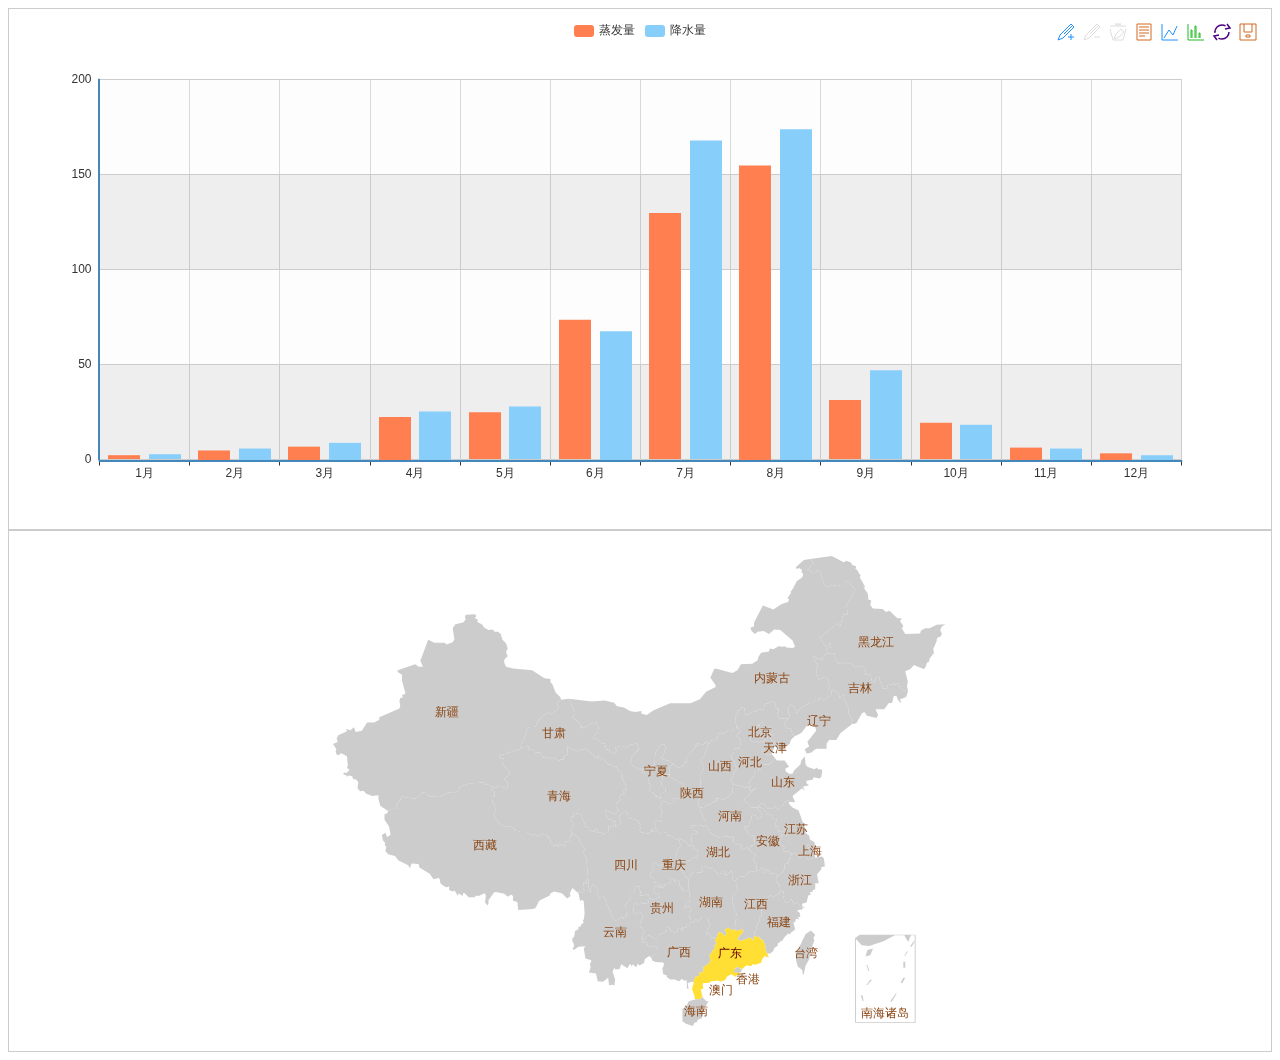
<file: static/echarts-2.2.7/doc/example/www/index.html>
﻿<!DOCTYPE html>
<html lang="en">
<head>
    <meta charset="utf-8">
    <title>ECharts</title>
</head>

<body>
    <!--Step:1 Prepare a dom for ECharts which (must) has size (width & hight)-->
    <!--Step:1 为ECharts准备一个具备大小（宽高）的Dom-->
    <div id="main" style="height:500px;border:1px solid #ccc;padding:10px;"></div>
    <div id="mainMap" style="height:500px;border:1px solid #ccc;padding:10px;"></div>
    
    <!--Step:2 Import echarts.js-->
    <!--Step:2 引入echarts.js-->
    <script src="js/echarts.js"></script>
    
    <script type="text/javascript">
    // Step:3 conifg ECharts's path, link to echarts.js from current page.
    // Step:3 为模块加载器配置echarts的路径，从当前页面链接到echarts.js，定义所需图表路径
    require.config({
        paths: {
            echarts: './js'
        }
    });
    
    // Step:4 require echarts and use it in the callback.
    // Step:4 动态加载echarts然后在回调函数中开始使用，注意保持按需加载结构定义图表路径
    require(
        [
            'echarts',
            'echarts/chart/bar',
            'echarts/chart/line',
            'echarts/chart/map'
        ],
        function (ec) {
            //--- 折柱 ---
            var myChart = ec.init(document.getElementById('main'));
            myChart.setOption({
                tooltip : {
                    trigger: 'axis'
                },
                legend: {
                    data:['蒸发量','降水量']
                },
                toolbox: {
                    show : true,
                    feature : {
                        mark : {show: true},
                        dataView : {show: true, readOnly: false},
                        magicType : {show: true, type: ['line', 'bar']},
                        restore : {show: true},
                        saveAsImage : {show: true}
                    }
                },
                calculable : true,
                xAxis : [
                    {
                        type : 'category',
                        data : ['1月','2月','3月','4月','5月','6月','7月','8月','9月','10月','11月','12月']
                    }
                ],
                yAxis : [
                    {
                        type : 'value',
                        splitArea : {show : true}
                    }
                ],
                series : [
                    {
                        name:'蒸发量',
                        type:'bar',
                        data:[2.0, 4.9, 7.0, 23.2, 25.6, 76.7, 135.6, 162.2, 32.6, 20.0, 6.4, 3.3]
                    },
                    {
                        name:'降水量',
                        type:'bar',
                        data:[2.6, 5.9, 9.0, 26.4, 28.7, 70.7, 175.6, 182.2, 48.7, 18.8, 6.0, 2.3]
                    }
                ]
            });
            
            // --- 地图 ---
            var myChart2 = ec.init(document.getElementById('mainMap'));
            myChart2.setOption({
                tooltip : {
                    trigger: 'item',
                    formatter: '{b}'
                },
                series : [
                    {
                        name: '中国',
                        type: 'map',
                        mapType: 'china',
                        selectedMode : 'multiple',
                        itemStyle:{
                            normal:{label:{show:true}},
                            emphasis:{label:{show:true}}
                        },
                        data:[
                            {name:'广东',selected:true}
                        ]
                    }
                ]
            });
        }
    );
    </script>
</body>
</html>
</file>
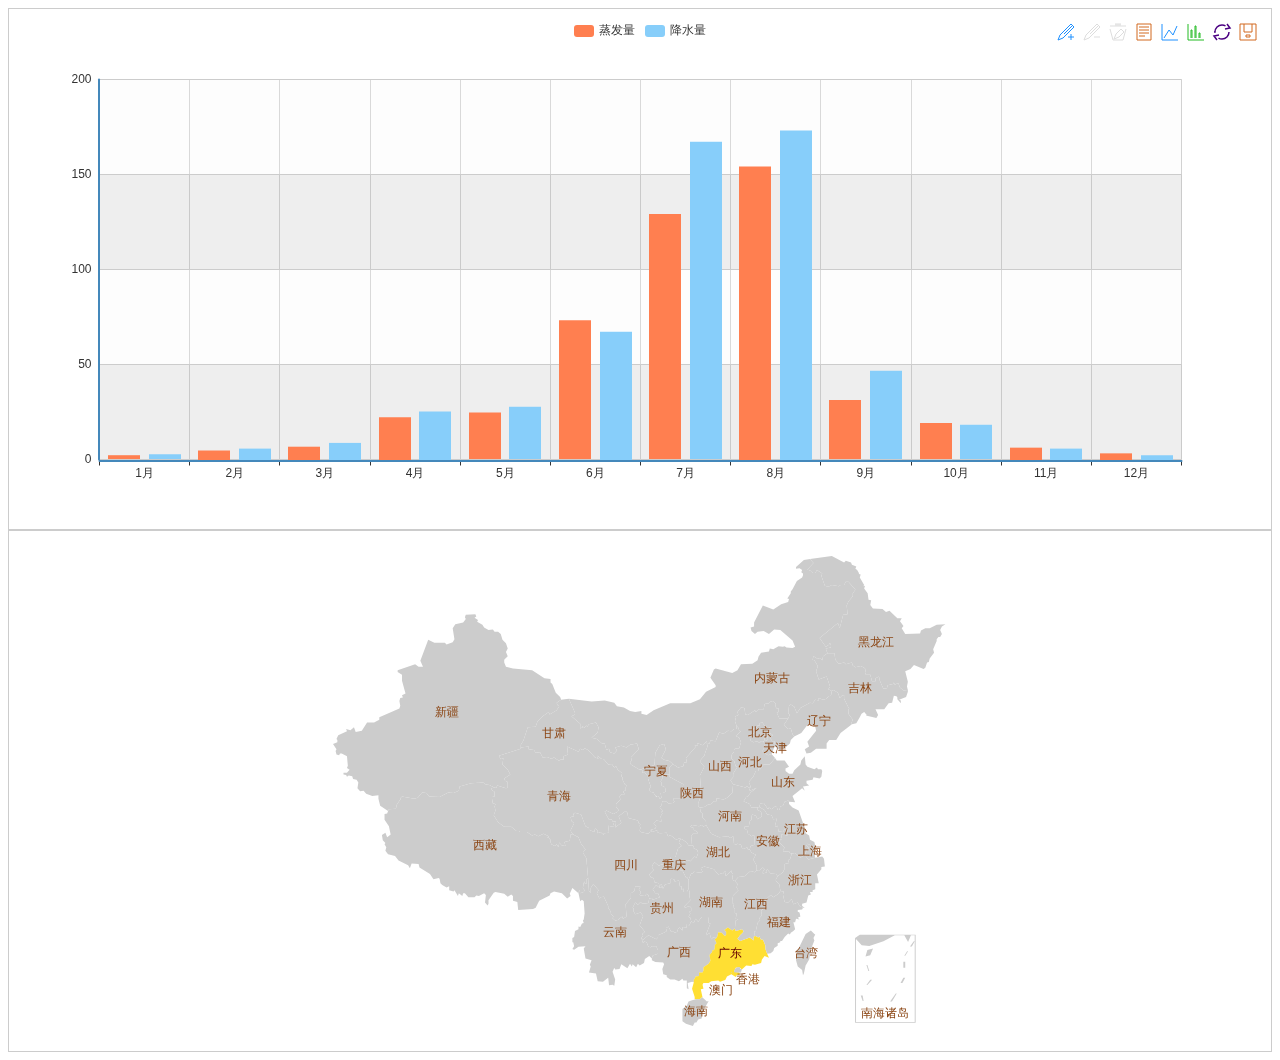
<file: static/echarts-2.2.7/doc/example/www2/index.html>
﻿<!DOCTYPE html>
<html lang="en">
<head>
    <meta charset="utf-8">
    <title>ECharts</title>
</head>
<body>
    <!--Step:1 Prepare a dom for ECharts which (must) has size (width & hight)-->
    <!--Step:1 为ECharts准备一个具备大小（宽高）的Dom-->
    <div id="main" style="height:500px;border:1px solid #ccc;padding:10px;"></div>
    <div id="mainMap" style="height:500px;border:1px solid #ccc;padding:10px;"></div>

    <!--Step:2 Import echarts-all.js-->
    <!--Step:2 引入echarts-all.js-->
    <script src="js/echarts-all.js"></script>
    
    <script type="text/javascript">
        // Step:3 echarts & zrender as a Global Interface by the echarts-plain.js.
        // Step:3 echarts和zrender被echarts-plain.js写入为全局接口
        var myChart = echarts.init(document.getElementById('main'));
        myChart.setOption({
            tooltip : {
                trigger: 'axis'
            },
            legend: {
                data:['蒸发量','降水量']
            },
            toolbox: {
                show : true,
                feature : {
                    mark : {show: true},
                    dataView : {show: true, readOnly: false},
                    magicType : {show: true, type: ['line', 'bar']},
                    restore : {show: true},
                    saveAsImage : {show: true}
                }
            },
            calculable : true,
            xAxis : [
                {
                    type : 'category',
                    data : ['1月','2月','3月','4月','5月','6月','7月','8月','9月','10月','11月','12月']
                }
            ],
            yAxis : [
                {
                    type : 'value',
                    splitArea : {show : true}
                }
            ],
            series : [
                {
                    name:'蒸发量',
                    type:'bar',
                    data:[2.0, 4.9, 7.0, 23.2, 25.6, 76.7, 135.6, 162.2, 32.6, 20.0, 6.4, 3.3]
                },
                {
                    name:'降水量',
                    type:'bar',
                    data:[2.6, 5.9, 9.0, 26.4, 28.7, 70.7, 175.6, 182.2, 48.7, 18.8, 6.0, 2.3]
                }
            ]
        });
        
        // --- 地图 ---
        var myChart2 = echarts.init(document.getElementById('mainMap'));
        myChart2.setOption({
            tooltip : {
                trigger: 'item',
                formatter: '{b}'
            },
            series : [
                {
                    name: '中国',
                    type: 'map',
                    mapType: 'china',
                    selectedMode : 'multiple',
                    itemStyle:{
                        normal:{label:{show:true}},
                        emphasis:{label:{show:true}}
                    },
                    data:[
                        {name:'广东',selected:true}
                    ]
                }
            ]
        });
    </script>
</body>
</html>
</file>
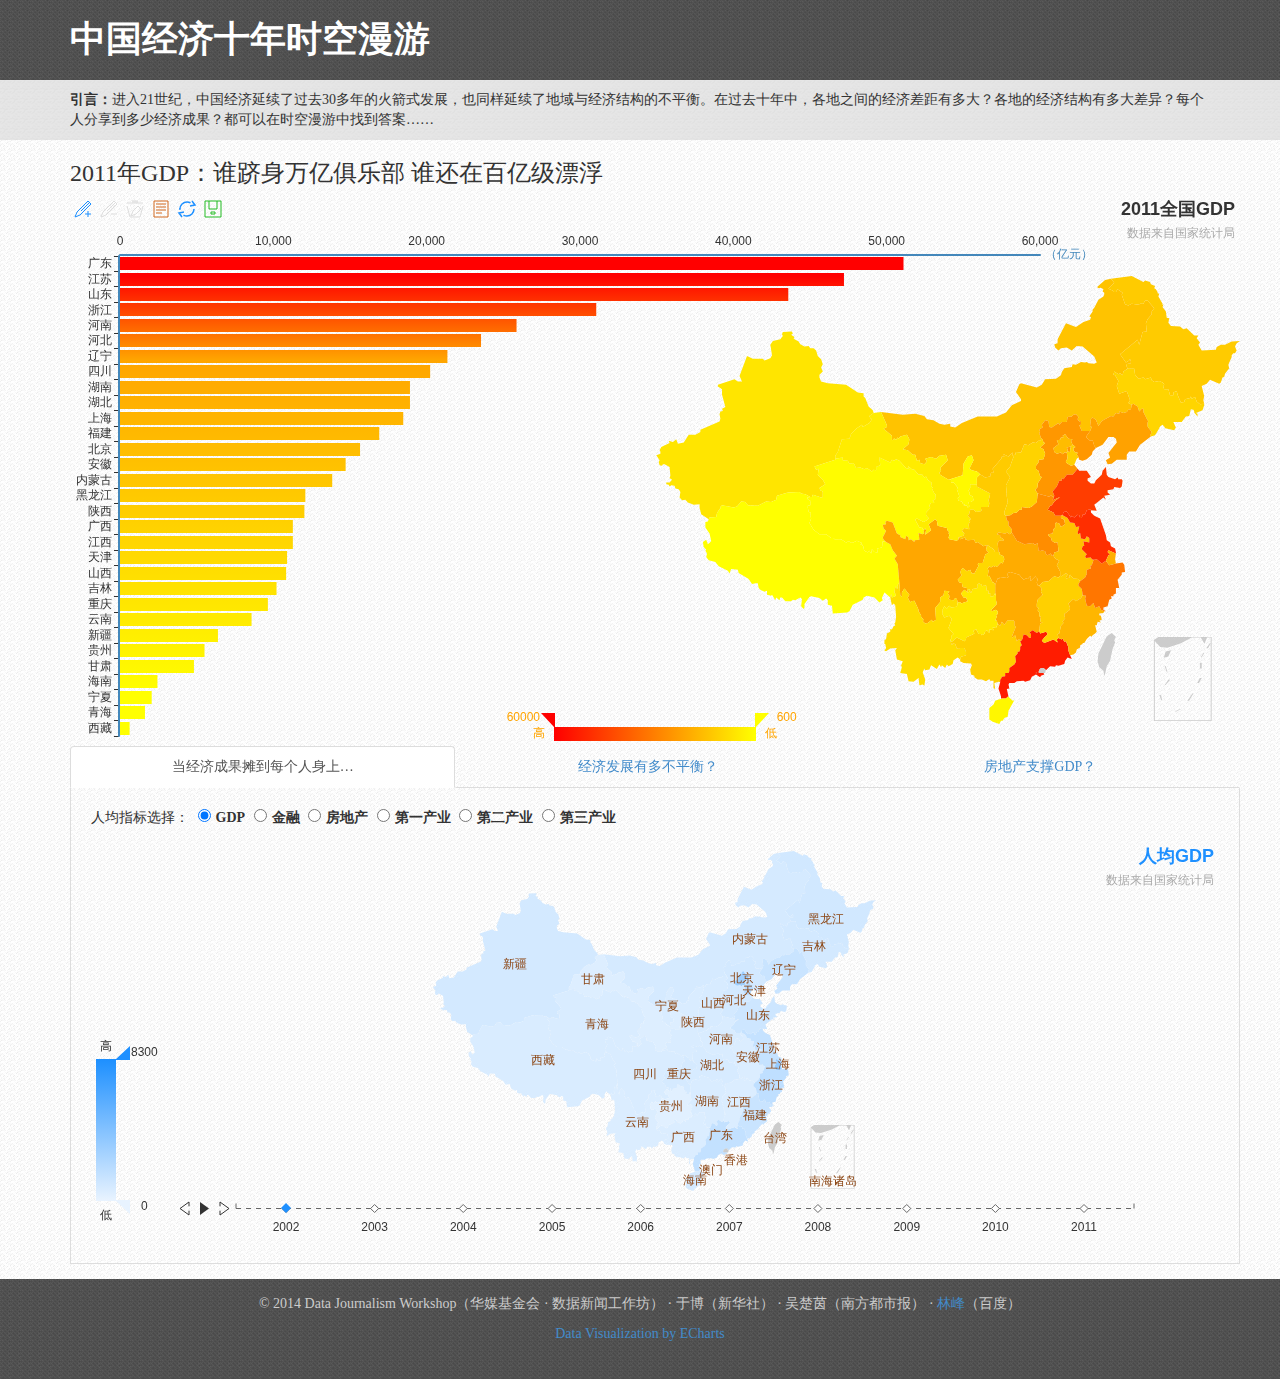
<file: static/echarts-2.2.7/doc/example/topic/10-me-china/index.html>
﻿<!DOCTYPE html>
<html lang="en">
<head>
    <meta charset="utf-8">
    <title>中国经济十年时空漫游</title>
    <meta name="viewport" content="width=device-width, initial-scale=1.0">
    <meta name="description" content="China">
    <meta name="author" content="kener.linfeng@gmail.com">

    <link href="../../../asset/css/bootstrap.css" rel="stylesheet">
    <link href="../../../asset/css/bootstrap-responsive.css" rel="stylesheet">
    <link rel="shortcut icon" href="../../../asset/ico/favicon.png">
    <style type="text/css">
        * {
            font-family: "Microsoft YaHei" !important;
        }
        body{
            background-image: url(../../../asset/img/groovepaper.png);
            background-repeat: repeat;    
        }
        header {
            background-image: url(../../../asset/img/tweed.png);
            background-repeat: repeat;
        }
        h1 {
            color: #FFF;
            font-weight : bolder;
            margin:20px 0;
        }
        section {
            background-image: url(../../../asset/img/ticks.png);
            background-repeat: repeat;
            padding: 10px;
        }
        footer {
            height: 100px;
            background-image: url(../../../asset/img/tweed.png);
            background-repeat: repeat;
            font-size: 14px;
            color: #CCC;
            text-align: center;
            padding-top: 15px;
            margin-top:15px;
        }
        .nav.nav-tabs.nav-justified {
            margin-bottom:0;
        }
        .ctrl-wrap {
            padding:5px 20px 20px 20px;
            text-align: center;
        }
        .ctrl-content .btn{
            width: 7%;
        }
        .tab-content {
            padding:20px;
            border: 1px solid #dddddd;
            border-top: 0px;
        }
        .g2wrap {
            height:300px;
            width:33%;
            float:left;
        }
        input[type="radio"] {
            margin: -5px 5px 0;
        }
        label {
            display: inline-block;
            margin-bottom: 5px;
            font-weight: bold;
        }
        footer a:hover {
            color:#62C462
        }
    </style>
</head>

<body>
    <!-- HEADER -->
    <header>
        <div class="container">
            <h1>中国经济十年时空漫游</h1>
        </div>
    </header>
    <section>
        <div class="container">
            <strong>引言：</strong>进入21世纪，中国经济延续了过去30多年的火箭式发展，也同样延续了地域与经济结构的不平衡。在过去十年中，各地之间的经济差距有多大？各地的经济结构有多大差异？每个人分享到多少经济成果？都可以在时空漫游中找到答案……
        </div>
    </section>
    <div class="container">
        <!-- CONTAINER -->
        <div class="row">
            <div id="overview" class="span12">
                <h3>2011年GDP：谁跻身万亿俱乐部 谁还在百亿级漂浮</h3>
                <!--p>1949年中华人民共和国成立之前，中国犹如一个极度贫弱的巨人，近5亿人口，960万平方公里国土的国家，全国主要工业品最高年产量仅为：纱44.5万吨，布27.9亿米，原煤6188万吨，发电量60亿千瓦小时；粮食最高年产量也只有1.5亿吨，棉花84.9万吨。此为新中国经济发展的起步点。</p>
                <p>通过有计划地进行大规模的经济建设，50余年后的今天，中国已成为世界上最具有发展潜力的经济大国之一，人民生活也整体达到小康水平。从1953年到2005年，中国已陆续完成十个“五年计划”，并取得举世瞩目的成就，为国民经济的发展打下了坚实基础；而1979年以来的改革开放，则使中国经济得到前所未有的快速增长。进入二十一世纪后，中国经济继续保持稳步高速增长，2006年，国内生产总值超过20万亿元，增长速度达10.7%。</p-->
                <div id="g0" style="height:550px"></div>
            </div>
            <div id="graphic" class="span12">
                <!-- Nav tabs -->
                <ul class="nav nav-tabs nav-justified">
                  <li class="active">
                      <a id = "tab1" href="#main1" data-toggle="tab">当经济成果摊到每个人身上…</a></li>
                  <li><a id = "tab2" href="#main2" data-toggle="tab">经济发展有多不平衡？</a></li>
                  <li><a id = "tab3" href="#main3" data-toggle="tab">房地产支撑GDP？</a></li>
                </ul>
                <!-- Tab panes -->
                <div class="tab-content">
                    <div class="tab-pane active" id="main1">
                        <p>人均指标选择：
                            <label>
                                <input type="radio" name="optionsRadios" id="optionsRadios1" value="GDP" checked>GDP
                            </label>
                            <label>
                                <input type="radio" name="optionsRadios" id="optionsRadios2" value="Financial">金融
                            </label>
                            <label>
                                <input type="radio" name="optionsRadios" id="optionsRadios3" value="Estate">房地产
                            </label>
                            <label>
                                <input type="radio" name="optionsRadios" id="optionsRadios4" value="PI">第一产业
                            </label>
                            <label>
                                <input type="radio" name="optionsRadios" id="optionsRadios5" value="SI">第二产业
                            </label>
                            <label>
                                <input type="radio" name="optionsRadios" id="optionsRadios6" value="TI">第三产业
                            </label>
                        </p>
                        <div id="g1" style="height:400px"></div>
                        <!--ul>
                            <li>从总量上看，中国的GDP 已经名列世界前矛，GDP 总量占世界的总量接近4%.但是中国的问题最复杂的就是有13亿人口，按照中国的人均水平我们和这些发达国家的距离就大了，到去年我们人均完成的GDP 为1200多美元，这在世界上排的位置按人均水平算大概是一个什么发展阶段呢？</li>
                            <li>世界银行关于发展阶段有一个粗线条的划分：</li>
                                <ol>
                                    <li>一个国家人均GDP 的水平如果是在280美元以下，称为低收入的穷国</li>
                                    <li>一个国家的人均GDP 达到1000美元左右，叫下中等收入的发展中国家，指这个国家摆脱了贫困的陷阱，进入了经济起飞、工业化加速的时期</li>
                                    <li>如果到1600美元，叫中等收入的发展中国家</li>
                                    <li>如果到3000美元，叫上中等收入的发展中国家</li>
                                    <li>如果到了8000美元以上，叫高收入的发展中国家，指该国家以工业化为内容的现代化完成了，即所谓的现代的新兴工业化国家，再往上发展就叫后工业化时代，再做细分为中等发达国家和主要的最发达国家</li>
                                </ol>
                            <li>1978年我国人均GDP 是379元人民币，折算成美元为100美元多一点，在当时世界190多个国家排序中我国和当时著名的穷国扎依尔并列100多位，可以说是一个标准的穷国，经过二十几年改革开放的努力，我们实现了经济发展上的一个历史阶段性的突破，我们从最穷的国家上升到了1200多美元，被称为下中等收入的发展中国家，这个阶段转变的速度快不快？</li>
                        </ul-->
                    </div>
                    <div class="tab-pane" id="main2">
                        <div class="ctrl-wrap">
                            <div class="ctrl-content">
                                <button type="button" class="btn btn-success" id="2002">2002</button>
                                <button type="button" class="btn btn-info" id="2003">2003</button>
                                <button type="button" class="btn btn-info" id="2004">2004</button>
                                <button type="button" class="btn btn-info" id="2005">2005</button>
                                <button type="button" class="btn btn-info" id="2006">2006</button>
                                <button type="button" class="btn btn-info" id="2007">2007</button>
                                <button type="button" class="btn btn-info" id="2008">2008</button>
                                <button type="button" class="btn btn-info" id="2009">2009</button>
                                <button type="button" class="btn btn-info" id="2010">2010</button>
                                <button type="button" class="btn btn-info" id="2011">2011</button>
                            </div>
                        </div>
                        <div id="g20" class="g2wrap"></div>
                        <div id="g21" class="g2wrap"></div>
                        <div id="g22" class="g2wrap"></div>
                        <div id="g23" class="g2wrap"></div>
                        <div id="g24" class="g2wrap"></div>
                        <div id="g25" class="g2wrap"></div>
                        <!--ul style="padding-top:15px;clear:both">
                            <li>衡量一个国家经济发展水平的方法的指标体系现在很有争议，但无论怎么争议，用GDP这个指标从数量方面来体现一个国家经济发展已经达到的水平，尽管有它的荒谬性和局限性，但也有其不可或缺性、不可替代性。</li>
                            <li>今天我们主要从GDP水平上来看一下中国经济发展大体上现在达到的阶段。十三万六千多亿人民币按照我们现在大体上所说的1比8.3的官汇折算大约一万六千多亿美元，这样一个发展水平、总量规模在世界上大体处于什么位置呢？</li>
                            <li>我国是排在世界第六位，第一位是美国，其完成GDP的数量在数值上和我国比较接近，是十二万多亿，不同的是计量单位不一样，它是美元，我国是人民币，我国大概相当于美国的八分之一，美国GDP 占世界总量三分之一左右，最高年份达到世界总量的32%，去年大概占28%，第二位是日本，日本大概五万多亿，第三位是德国，第四位是英国，第五位是法国，如果没有意外的话经过第十一个五年计划后估计中国在总量上超过法国应该是问题不大。 </li>
                        </ul-->
                        <p style="clear:both"></p>
                    </div>
                    <div class="tab-pane" id="main3">
                        <div id="g3" style="height:400px"></div>
                        <p><i>*GDP与房地产的关系、与金融业的关系，房地产与金融业的关系，第一、二、三产业间的关系……任何两项或多项数据间均可进行比较。</i></p>
                        <!--ul>
                            <li>衡量一个国家经济发展水平的方法的指标体系现在很有争议，但无论怎么争议，用GDP这个指标从数量方面来体现一个国家经济发展已经达到的水平，尽管有它的荒谬性和局限性，但也有其不可或缺性、不可替代性。</li>
                            <li>今天我们主要从GDP水平上来看一下中国经济发展大体上现在达到的阶段。十三万六千多亿人民币按照我们现在大体上所说的1比8.3的官汇折算大约一万六千多亿美元，这样一个发展水平、总量规模在世界上大体处于什么位置呢？</li>
                            <li>我国是排在世界第六位，第一位是美国，其完成GDP的数量在数值上和我国比较接近，是十二万多亿，不同的是计量单位不一样，它是美元，我国是人民币，我国大概相当于美国的八分之一，美国GDP 占世界总量三分之一左右，最高年份达到世界总量的32%，去年大概占28%，第二位是日本，日本大概五万多亿，第三位是德国，第四位是英国，第五位是法国，如果没有意外的话经过第十一个五年计划后估计中国在总量上超过法国应该是问题不大。 </li>
                        </ul-->
                    </div>
                </div>
            </div><!--/span-->
        </div><!--/row-->
    </div>
    <!-- FOOTER -->
    <footer>
      <p>&copy; 2014 Data Journalism Workshop（华媒基金会 &middot; 数据新闻工作坊） &middot; 于博（新华社）  &middot; 吴楚茵（南方都市报）  &middot; <a href="http://weibo.com/kenerlinfeng" target="_blank">林峰</a>（百度）</p>
      <p><a href="http://echarts.baidu.com" target="_blank">Data Visualization by ECharts</a></p>
    </footer>

    <script src="../../../asset/js/jquery.js"></script>
    <script src="../../../asset/js/bootstrap-transition.js"></script>
    <script src="../../../asset/js/bootstrap-alert.js"></script>
    <script src="../../../asset/js/bootstrap-modal.js"></script>
    <script src="../../../asset/js/bootstrap-dropdown.js"></script>
    <script src="../../../asset/js/bootstrap-scrollspy.js"></script>
    <script src="../../../asset/js/bootstrap-tab.js"></script>
    <script src="../../../asset/js/bootstrap-tooltip.js"></script>
    <script src="../../../asset/js/bootstrap-popover.js"></script>
    <script src="../../../asset/js/bootstrap-button.js"></script>
    <script src="../../../asset/js/bootstrap-collapse.js"></script>
    <script src="../../../asset/js/bootstrap-carousel.js"></script>
    <script src="../../../asset/js/bootstrap-typeahead.js"></script>
    <!-- core -->
    <script src="../../www/js/echarts.js"></script>
    <script src="./js/data-formatter.js"></script>
    <script src="./js/data-a-china.js"></script>
    <script src="./js/data-china.js"></script>
    <script src="./js/option0.js"></script>
    <script src="./js/option1.js"></script>
    <script src="./js/option2.js"></script>
    <script src="./js/option3.js"></script>
    <script src="./js/djws.js"></script>
</body>
</html>
</file>
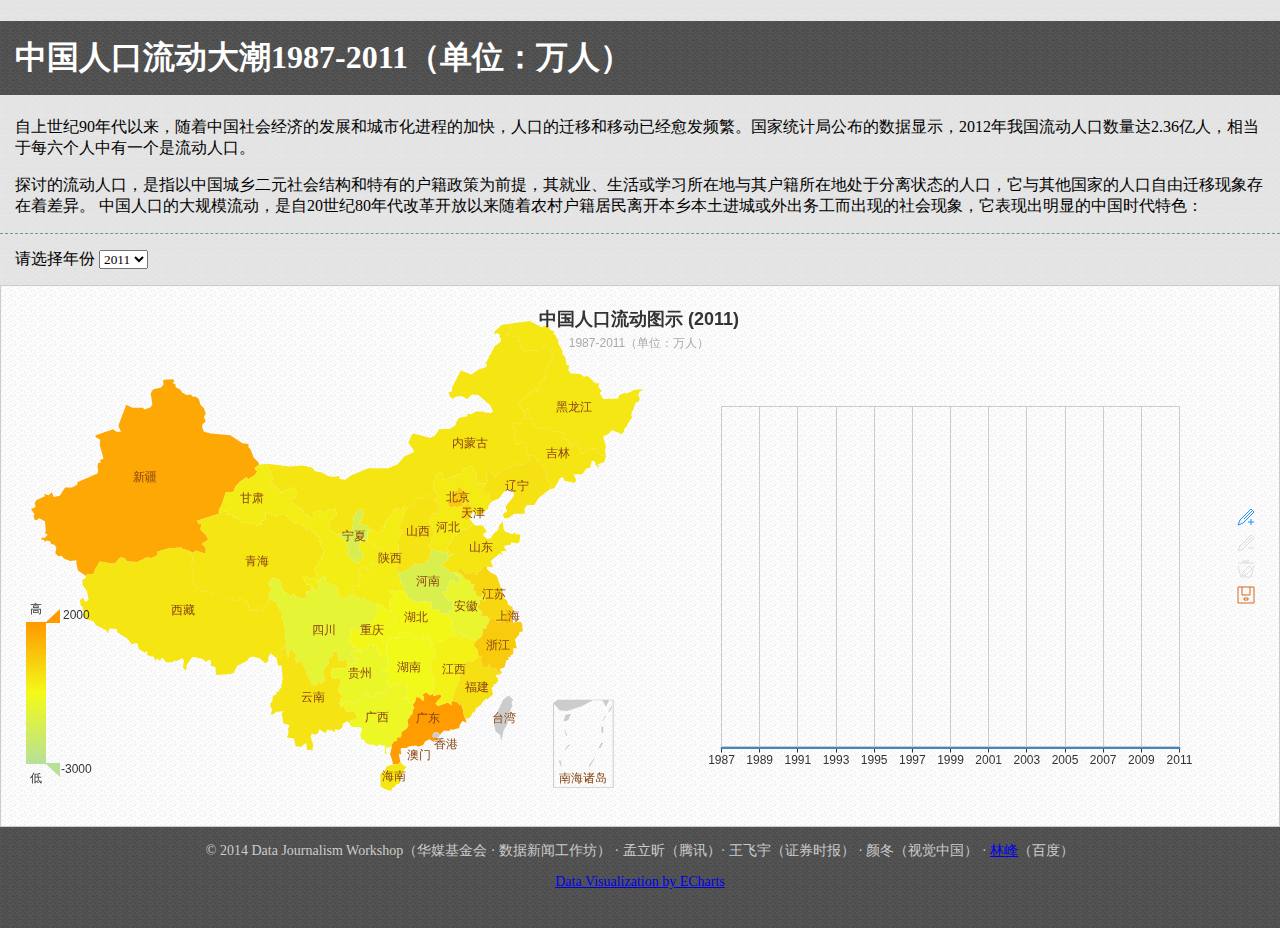
<file: static/echarts-2.2.7/doc/example/topic/24-population-china/index.html>
<!DOCTYPE html>
<html lang="en">
<head>
<meta http-equiv="Content-Type" content="text/html; charset=UTF-8" />
<link rel="shortcut icon" href="../../../asset/ico/favicon.png">
<title>中国人口流动大潮</title>
<style type="text/css">
* {
    font-family: "Microsoft YaHei" !important;
}
h1 {
    font-family: "Microsoft YaHei";
    font-weight: bold;
    color: #FFF;
    background-color: #000;
    border: 5px none #000;
    background-image: url(../../../asset/img/tweed.png);
    background-repeat: repeat;
    padding-right: 15px;
    padding-bottom: 15px;
    padding-left: 15px;
    padding-top: 15px;
}

p {
    padding: 0 15px;
}
    
.select_box {
    border-top-width: 1px;
    border-top-style: dashed;
    border-top-color: #699;
    padding-top: 15px;
    padding-bottom: 15px;
    padding-right: 15px;
    padding-left: 15px;
}
body {
    background-image: url(../../../asset/img/ticks.png);
    background-repeat: repeat;
    margin-left: 0px;
    margin-top: 0px;
    margin-right: 0px;
    margin-bottom: 0px;
}

#main{
    background-image: url(../../../asset/img/groovepaper.png);
    background-repeat: repeat;    
    }

.footer {
    height: 100px;
    background-image: url(../../../asset/img/tweed.png);
    background-repeat: repeat;
    font-family: "Microsoft YaHei";
    font-size: 14px;
    color: #CCC;
    text-align: center;
    padding-top: 1px;
}
.footer a:hover {
    color:#62C462
}
</style>
</head>

<body>
<h1>中国人口流动大潮1987-2011（单位：万人）</h1>
<p>自上世纪90年代以来，随着中国社会经济的发展和城市化进程的加快，人口的迁移和移动已经愈发频繁。国家统计局公布的数据显示，2012年我国流动人口数量达2.36亿人，相当于每六个人中有一个是流动人口。</p>
<p>探讨的流动人口，是指以中国城乡二元社会结构和特有的户籍政策为前提，其就业、生活或学习所在地与其户籍所在地处于分离状态的人口，它与其他国家的人口自由迁移现象存在着差异。
中国人口的大规模流动，是自20世纪80年代改革开放以来随着农村户籍居民离开本乡本土进城或外出务工而出现的社会现象，它表现出明显的中国时代特色：</p>
<div class="select_box"><form id="form1" name="form1" method="post" action="">
  <label for="year">请选择年份</label>
  <select name="year" id="year">
    <option>1987</option>
    <option>1988</option>
    <option>1989</option>
    <option>1990</option>
    <option>1991</option>
    <option>1992</option>
    <option>1993</option>
    <option>1994</option>
    <option>1995</option>
    <option>1996</option>
    <option>1997</option>
    <option>1998</option>
    <option>1999</option>
    <option>2000</option>
    <option>2001</option>
    <option>2002</option>
    <option>2003</option>
    <option>2004</option>
    <option>2005</option>
    <option>2006</option>
    <option>2007</option>
    <option>2008</option>
    <option>2009</option>
    <option>2010</option>
    <option selected="selected">2011</option>
  </select>
</form></div>

<div id="main" style="height:500px;border:1px solid #ccc;padding:20px;"></div>
    <script src="../../www/js/echarts.js"></script>
    <script src="js/data-people.js"></script>
    <script type="text/javascript">
    require.config({
        paths:{ 
            echarts: '../../www/js'
        }
    });
    var myChart;
    var colorList;
    require(
        [
            'echarts',
            'echarts/chart/bar',
            'echarts/chart/line',
            'echarts/chart/map'
        ],
        function (ec) {
            colorList = require('zrender/tool/color').getGradientColors(
                ['red','yellow','lightskyblue'], 10
            );
            //console.log(colorList)
            myChart = ec.init(document.getElementById('main'));
            //myChart.setOption(option);
            yearSelector.onchange();
            window.onresize = myChart.resize;
            var ecConfig = require('echarts/config');
            myChart.on(ecConfig.EVENT.MAP_SELECTED, mapSelected);
        }
    );
    
    var selected;
    function mapSelected(param){
        selected = param.selected;
        var mapSeries = option.series[0];
        var data = [];
        var legendData = [];
        var legendData = [];
        var name;
        option.series = option.series.slice(0,1);
        for (var p = 0, len = mapSeries.data.length; p < len; p++) {
            name = mapSeries.data[p].name;
            mapSeries.data[p].selected = selected[name];
            if (selected[name]) {
                //option.yAxis[0].name = name + ' 人口流动情况';
                var tarIdx;
                for (var i = 0, l = pList.length; i < l; i++) {
                    if (pList[i] == name) {
                        tarIdx = i;
                        break;
                    }
                }
                for (var i = 1987; i <= 2011; i++) {
                    data.push(dataPeople[i][tarIdx]);
                }
                option.series.push({
                    name : name,
                    type:'line',
                    tooltip: {
                        trigger: 'axis'
                    },
                    data: data
                });
                legendData.push(name);
                data = [];
            }
        }
        //option.series[1].data = data;
        option.legend.data = legendData;
        myChart.setOption(option, true);
    }
    
    var yearSelector = document.getElementById('year');
    yearSelector.onchange = function (e){
        var curYear = yearSelector.selectedOptions[0].innerHTML;
        option.title.text = '中国人口流动图示 (' + curYear + ')';
        var max = dataPeople[curYear + 'max'];
        var min = dataPeople[curYear + 'min'];
        var gap = (max - min) / 5;
        /*
        var legendData = [
            Math.round(min + 4 * gap) + '以上',
            Math.round(min + 3 * gap) + ' ~' + Math.round(min + 4 * gap),
            Math.round(min + 2 * gap) + ' ~' + Math.round(min + 3 * gap),
            Math.round(min + gap) + ' ~' + Math.round(min + 2 * gap),
            Math.round(min + gap) + '以下',
        ];
        option.legend.data = legendData;
        */
        option.dataRange.max = max;
        option.dataRange.min = min;
        if (min >= 0) {
            //双正
            option.dataRange.color = [colorList[0], colorList[10]];
            /*
            option.color = require('zrender/tool/color').getStepColors(
                colorList[0], colorList[10], 5
            )
            */
            //option.color = [colorList[0], colorList[2], colorList[4], colorList[7], colorList[10]];
        }
        else if (max >= 0 && min <= 0) {
            //正负
            var first = Math.round(10 - max / (max - min) * 10);
            var end = Math.round(min / (min - max) * 10 + 10);
            option.dataRange.color = [
                colorList[first], 
                colorList[Math.round((end - first) / 2 + first)],
                colorList[end]
            ];
            //console.log(first,end);
            /*
            option.color = [
                colorList[first], colorList[first + 2], 
                option.dataRange.color[1], 
                colorList[end - 2], colorList[end]
            ];
            */
        }
        else {
            //双负
            option.dataRange.color = [colorList[11], colorList[20]];
            /*
            option.color = require('zrender/tool/color').getStepColors(
                colorList[11], colorList[20], 5
            )
            */
            //option.color = [colorList[11], colorList[13], colorList[15], colorList[17], colorList[20]];
        }
        //console.log(option.color,option.dataRange.color)
        
        option.series[0].data = dataPeople[curYear];
        /*
        for (var i = 0; i <= 4; i++) {
            option.series[i + 1].name = legendData[i];
        }
        */
        if (selected) {
            mapSelected({selected:selected});
        }
        else{
            myChart.setOption(option, true);
        }
    }
    </script>
<div class="footer">
    <p>&copy; 2014 Data Journalism Workshop（华媒基金会 &middot; 数据新闻工作坊） &middot; 孟立昕（腾讯）&middot; 王飞宇（证券时报） &middot; 颜冬（视觉中国） &middot; <a href="http://weibo.com/kenerlinfeng" target="_blank">林峰</a>（百度）</p> 
    <p><a href="http://echarts.baidu.com" target="_blank">Data Visualization by ECharts</a></p>
</div>
</body>
</html>
</file>
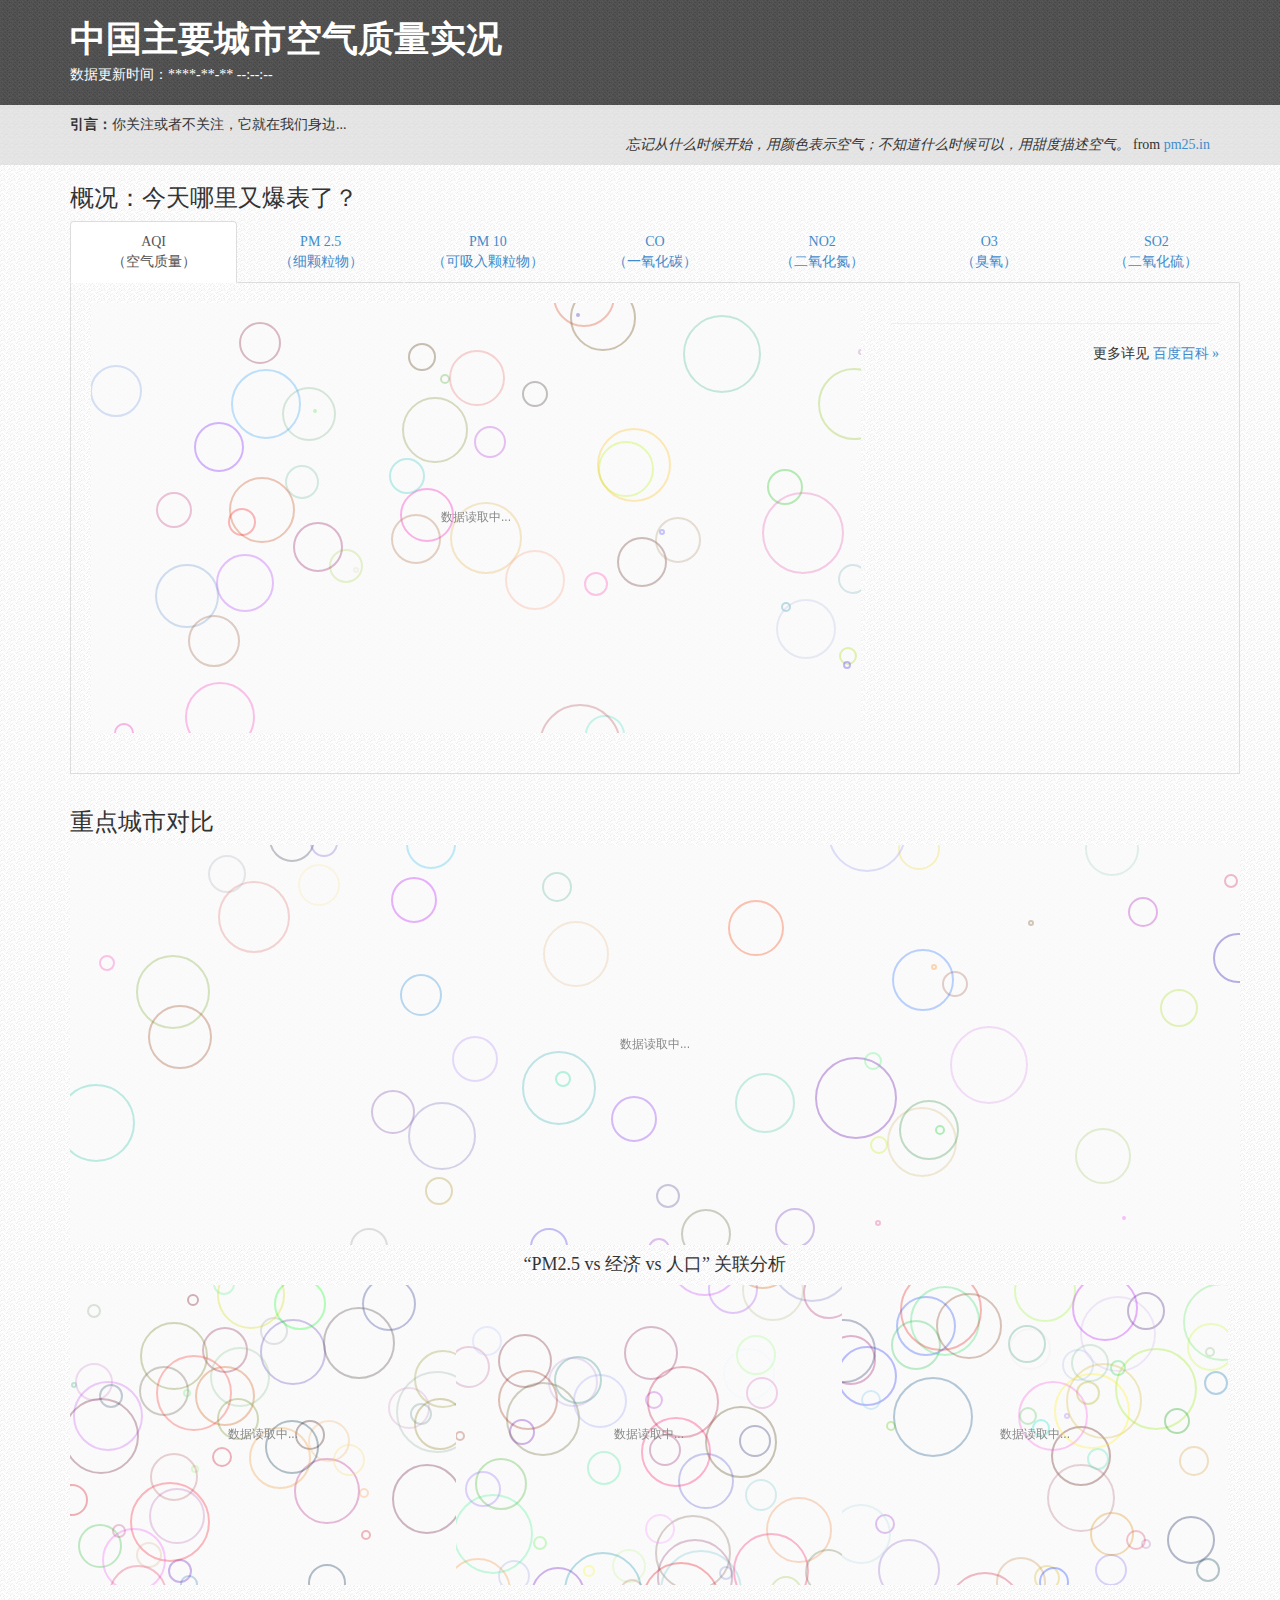
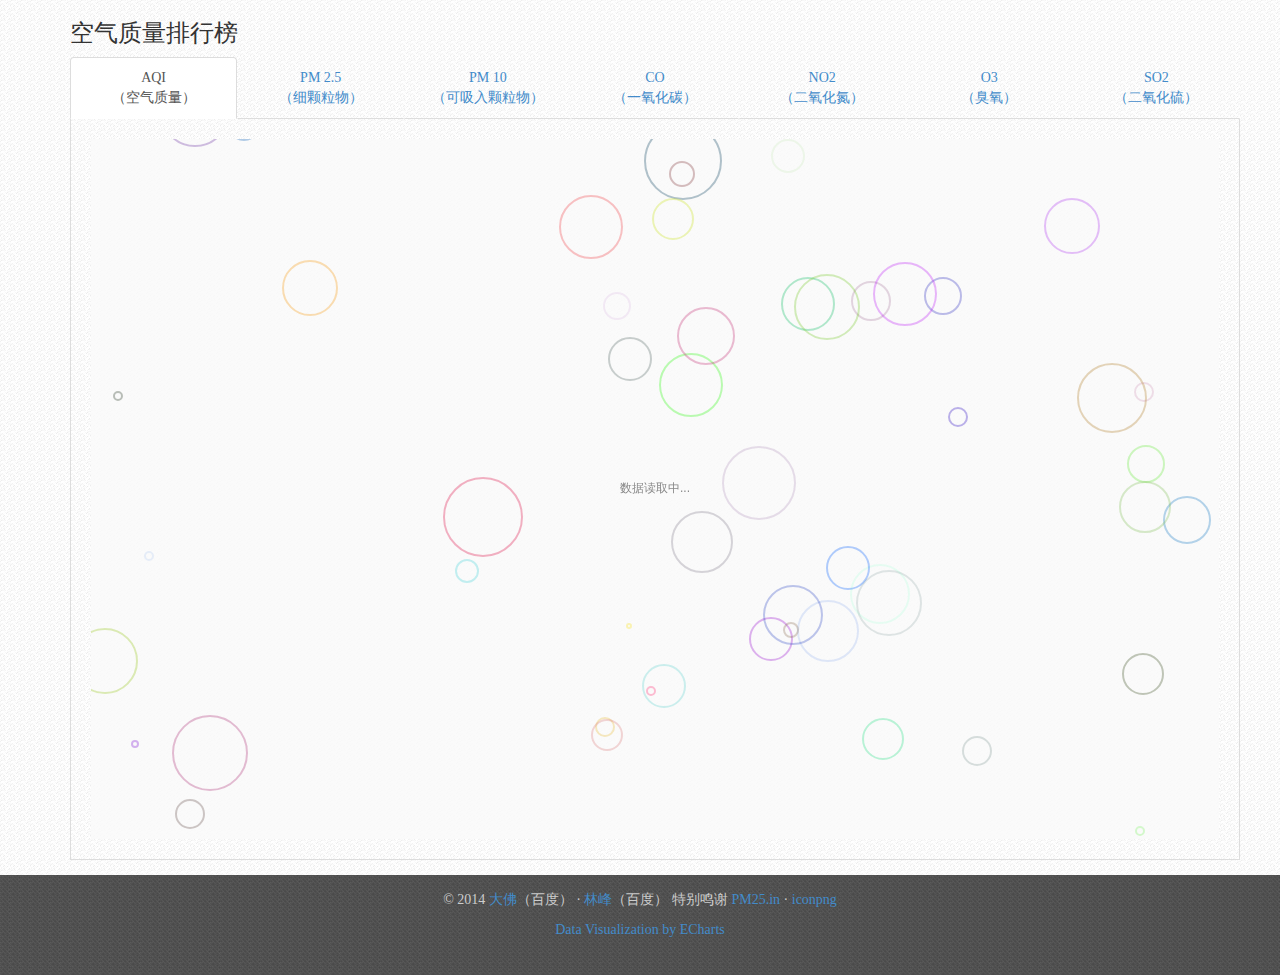
<file: static/echarts-2.2.7/doc/example/topic/aqi-china/index.html>
﻿<!DOCTYPE html>
<html lang="en">
<head>
    <meta charset="utf-8">
    <title>中国城市空气质量实况</title>
    <meta name="viewport" content="width=device-width, initial-scale=1.0">
    <meta name="description" content="China">
    <meta name="author" content="kener.linfeng@gmail.com">

    <link href="../../../asset/css/bootstrap.css" rel="stylesheet">
    <link href="../../../asset/css/bootstrap-responsive.css" rel="stylesheet">
    <link rel="shortcut icon" href="../../../asset/ico/favicon.png">
    <style type="text/css">
        * {
            font-family: "Microsoft YaHei" !important;
        }
        body{
            background-image: url(../../../asset/img/groovepaper.png);
            background-repeat: repeat;    
        }
        header {
            background-image: url(../../../asset/img/tweed.png);
            background-repeat: repeat;
        }
        h1 {
            color: #FFF;
            font-weight : bolder;
            margin:20px 0 5px 0;
        }
        header p {
            color: #FFF;
            margin-bottom: 20px;
        }
        section {
            background-image: url(../../../asset/img/ticks.png);
            background-repeat: repeat;
            padding: 10px;
        }
        footer {
            height: 100px;
            background-image: url(../../../asset/img/tweed.png);
            background-repeat: repeat;
            font-size: 14px;
            color: #CCC;
            text-align: center;
            padding-top: 15px;
            margin-top:15px;
        }
        .nav.nav-tabs.nav-justified {
            margin-bottom:0;
        }
        .ctrl-wrap {
            padding:20px 20px 0 20px;
            text-align: center;
            border-left: 1px solid #dddddd;
            border-right: 1px solid #dddddd;
        }
        .ctrl-content .btn{
            width: 7%;
        }
        .tab-content {
            padding:20px;
            border: 1px solid #dddddd;
            border-top: 0px;
        }
        .g2wrap {
            height:300px;
            width:33%;
            float:left;
        }
        input[type="radio"] {
            margin: -5px 5px 0;
        }
        label {
            display: inline-block;
            margin-bottom: 5px;
            font-weight: bold;
        }
        footer a:hover {
            color:#62C462
        }
    </style>
</head>

<body>
    <!-- HEADER -->
    <header>
        <div class="container">
            <h1>中国主要城市空气质量实况</h1>
            <p>数据更新时间：<span id="time">****-**-** --:--:--</span></p>
        </div>
    </header>
    <section>
        <div class="container">
            <strong>引言：</strong>你关注或者不关注，它就在我们身边...
            <div style="text-align: right"><i>忘记从什么时候开始，用颜色表示空气；不知道什么时候可以，用甜度描述空气。</i> from <a href="http://www.pm25.in/" target="_blank">pm25.in</a></div>
        </div>
    </section>
    <div class="container">
        <!-- CONTAINER -->
        <div class="row">
            <div id="overview" class="span12">
                <h3>概况：今天哪里又爆表了？</h3>
                <!-- Nav tabs -->
                <ul class="nav nav-tabs nav-justified">
                    <li class="active">
                        <a id = "o-aqi" href="#main0" data-toggle="tab">AQI<br/>（空气质量）</a></li>
                    <li><a id = "o-pm25" href="#main0" data-toggle="tab">PM 2.5<br/>（细颗粒物）</a></li>
                    <li><a id = "o-pm10" href="#main0" data-toggle="tab">PM 10<br/>（可吸入颗粒物）</a></li>
                    <li><a id = "o-co" href="#main0" data-toggle="tab">CO<br/>（一氧化碳）</a></li>
                    <li><a id = "o-no2" href="#main0" data-toggle="tab">NO2<br/>（二氧化氮）</a></li>
                    <li><a id = "o-o3" href="#main0" data-toggle="tab">O3<br/>（臭氧）</a></li>
                    <li><a id = "o-so2" href="#main0" data-toggle="tab">SO2<br/>（二氧化硫）</a></li>
                </ul>
                <div class="tab-content" id="main0">
                    <div class="span8" style="margin:0 30px 0 0">
                        <div id="g0" style="height:430px"></div>
                    </div>
                    <div style="min-height:430px;">
                        <h4 id="overview-head"></h4><hr>
                        <p id="overview-content"></p>
                        <p style="text-align: right">更多详见 <a id="overview-link" target="_blank">百度百科 »</a></p>
                    </div>
                </div>
            </div>
            <div class="span12" style="margin-top:15px;">
                <h3>重点城市对比</h3>
                <div id="g1" style="height:400px"></div>
                <h4 style="text-align: center">“PM2.5 vs 经济 vs 人口” 关联分析</h4>
                <div id="g20" class="g2wrap"></div>
                <div id="g21" class="g2wrap"></div>
                <div id="g22" class="g2wrap"></div>
            </div>
            <div class="span12" style="margin-top:15px;">
                <h3>空气质量排行榜</h3>
                <!-- Nav tabs -->
                <ul class="nav nav-tabs nav-justified">
                    <li class="active">
                        <a id = "r-aqi" href="#main3" data-toggle="tab">AQI<br/>（空气质量）</a></li>
                    <li><a id = "r-pm25" href="#main3" data-toggle="tab">PM 2.5<br/>（细颗粒物）</a></li>
                    <li><a id = "r-pm10" href="#main3" data-toggle="tab">PM 10<br/>（可吸入颗粒物）</a></li>
                    <li><a id = "r-co" href="#main3" data-toggle="tab">CO<br/>（一氧化碳）</a></li>
                    <li><a id = "r-no2" href="#main3" data-toggle="tab">NO2<br/>（二氧化氮）</a></li>
                    <li><a id = "r-o3" href="#main3" data-toggle="tab">O3<br/>（臭氧）</a></li>
                    <li><a id = "r-so2" href="#main3" data-toggle="tab">SO2<br/>（二氧化硫）</a></li>
                </ul>
                <div class="tab-content" id="main3">
                    <div id="g3" style="height:700px"></div>
                </div>
            </div><!--/span-->
        </div><!--/row-->
    </div>
    <!-- FOOTER -->
    <footer>
      <p>&copy; 2014 <a href="http://weibo.com/wfsr" target="_blank">大佛</a>（百度）  &middot; <a href="http://weibo.com/kenerlinfeng" target="_blank">林峰</a>（百度） 特别鸣谢 <a href="http://www.pm25.in/" target="_blank">PM25.in</a> &middot; <a href="http://www.iconpng.com/" target="_blank">iconpng</a></p>
      <p><a href="http://echarts.baidu.com" target="_blank">Data Visualization by ECharts</a></p>
    </footer>

    <script src="../../../asset/js/jquery.js"></script>
    <script src="../../../asset/js/bootstrap-transition.js"></script>
    <script src="../../../asset/js/bootstrap-alert.js"></script>
    <script src="../../../asset/js/bootstrap-modal.js"></script>
    <script src="../../../asset/js/bootstrap-dropdown.js"></script>
    <script src="../../../asset/js/bootstrap-scrollspy.js"></script>
    <script src="../../../asset/js/bootstrap-tab.js"></script>
    <script src="../../../asset/js/bootstrap-tooltip.js"></script>
    <script src="../../../asset/js/bootstrap-popover.js"></script>
    <script src="../../../asset/js/bootstrap-button.js"></script>
    <script src="../../../asset/js/bootstrap-collapse.js"></script>
    <script src="../../../asset/js/bootstrap-carousel.js"></script>
    <script src="../../../asset/js/bootstrap-typeahead.js"></script>
    <!-- core -->
    <script src="../../www/js/echarts.js"></script>
    <script src="./js/option0.js"></script>
    <script src="./js/option1.js"></script>
    <script src="./js/option2.js"></script>
    <script src="./js/option3.js"></script>
    <script src="./js/china_city_geo.js"></script>
    <script src="./js/data.js"></script>
    <script src="./js/main.js"></script>
</body>
</html>
</file>
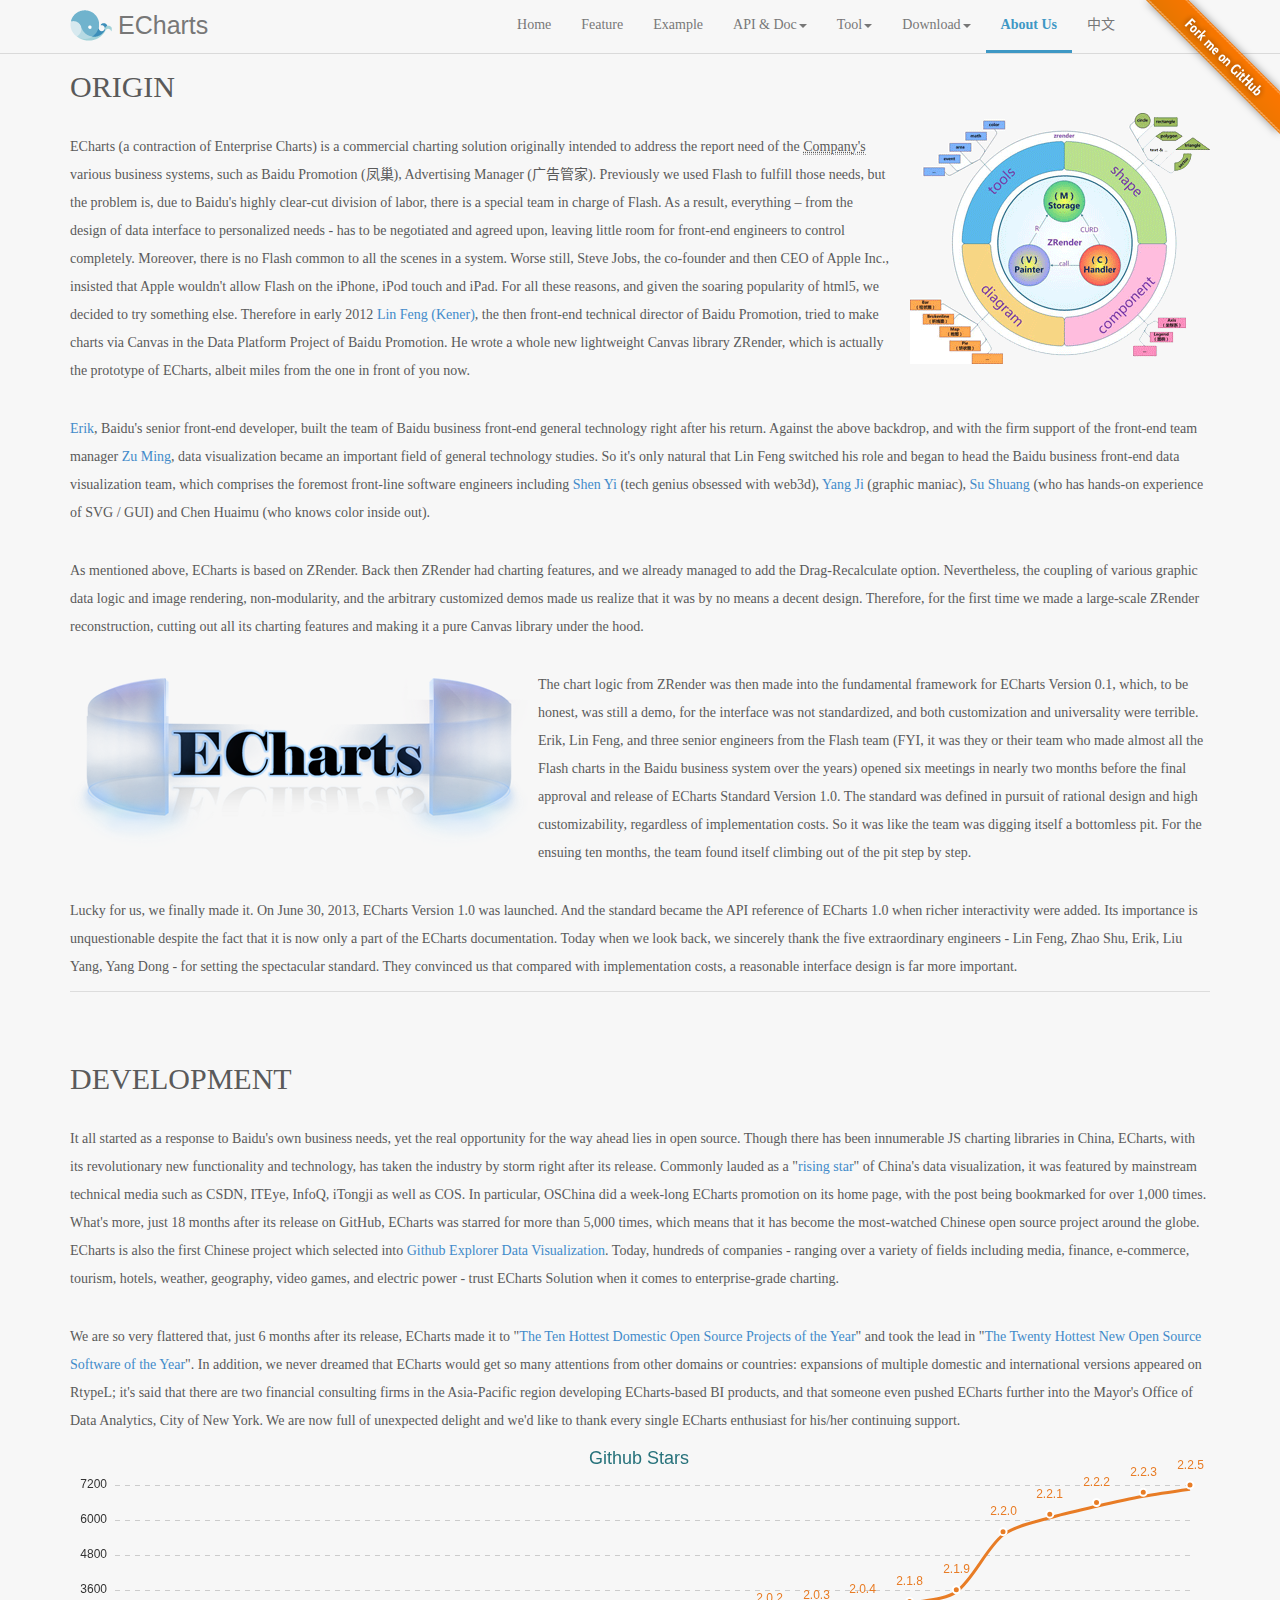
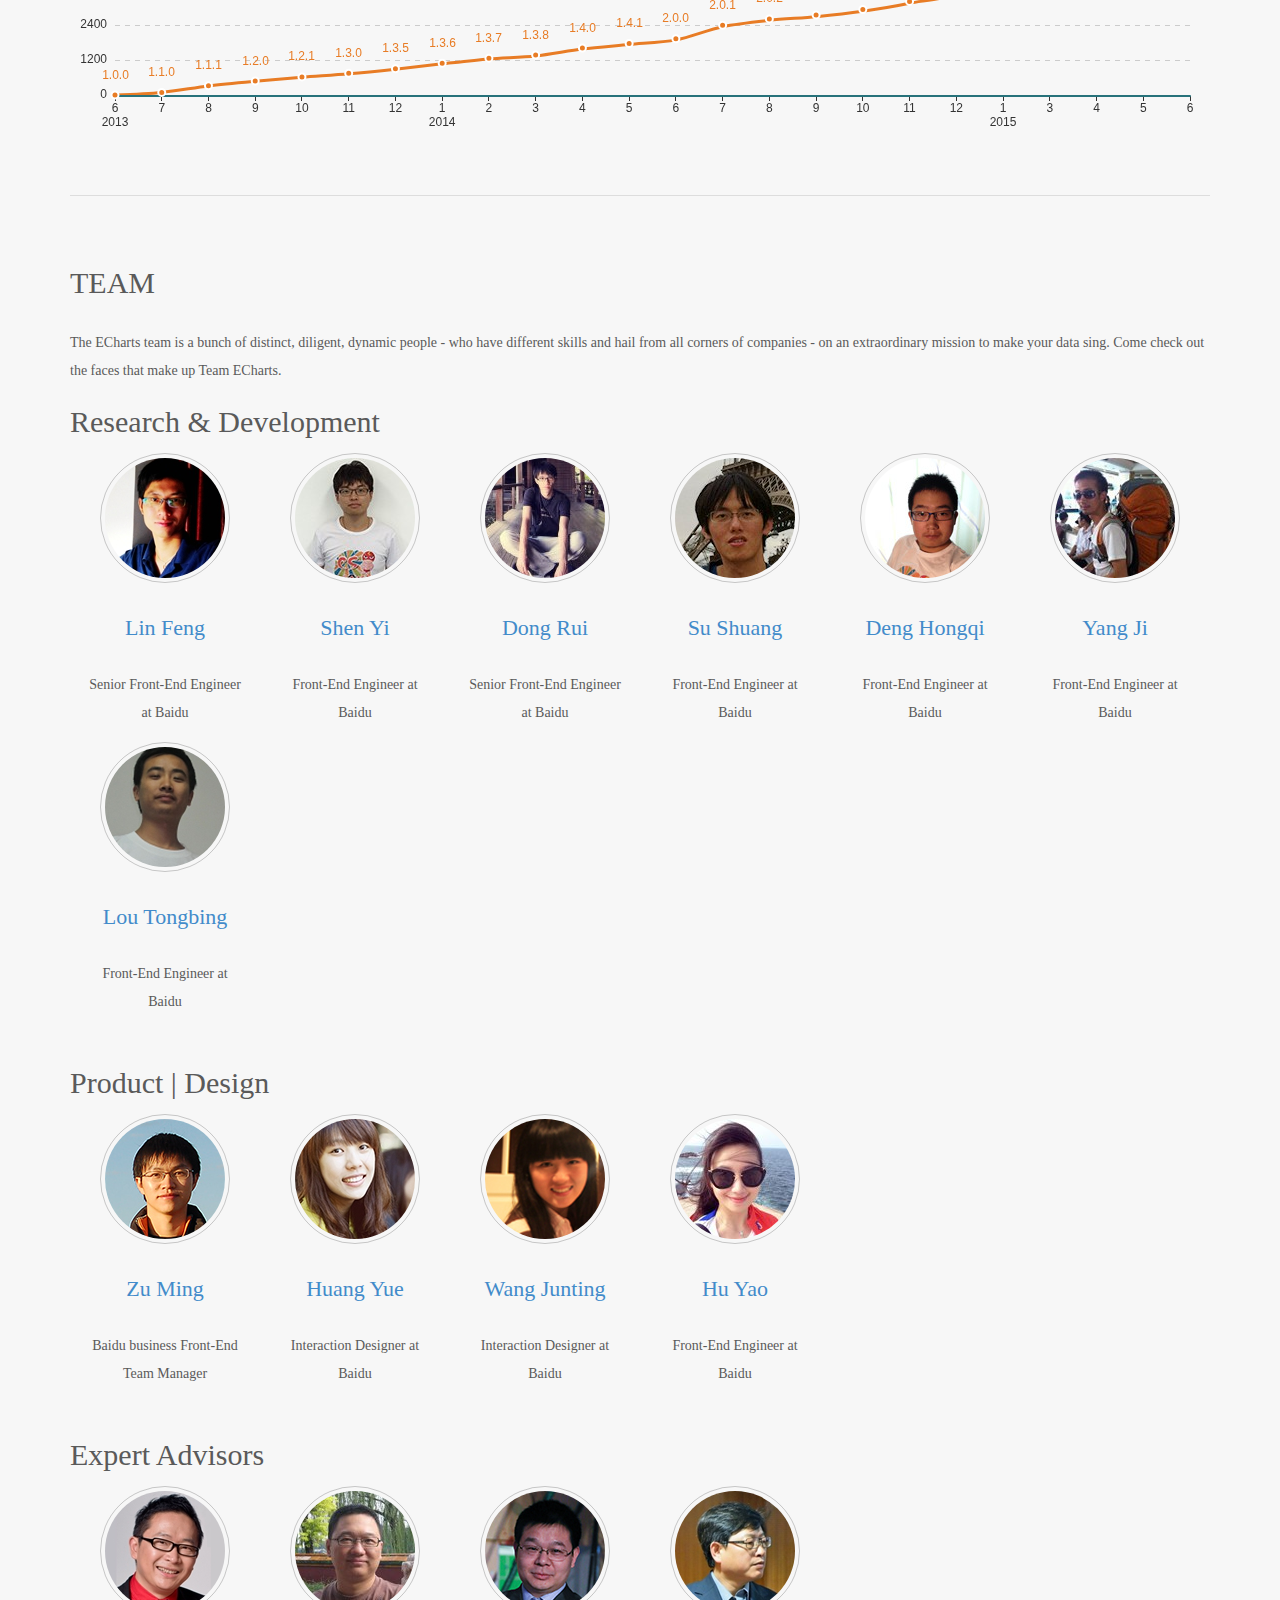
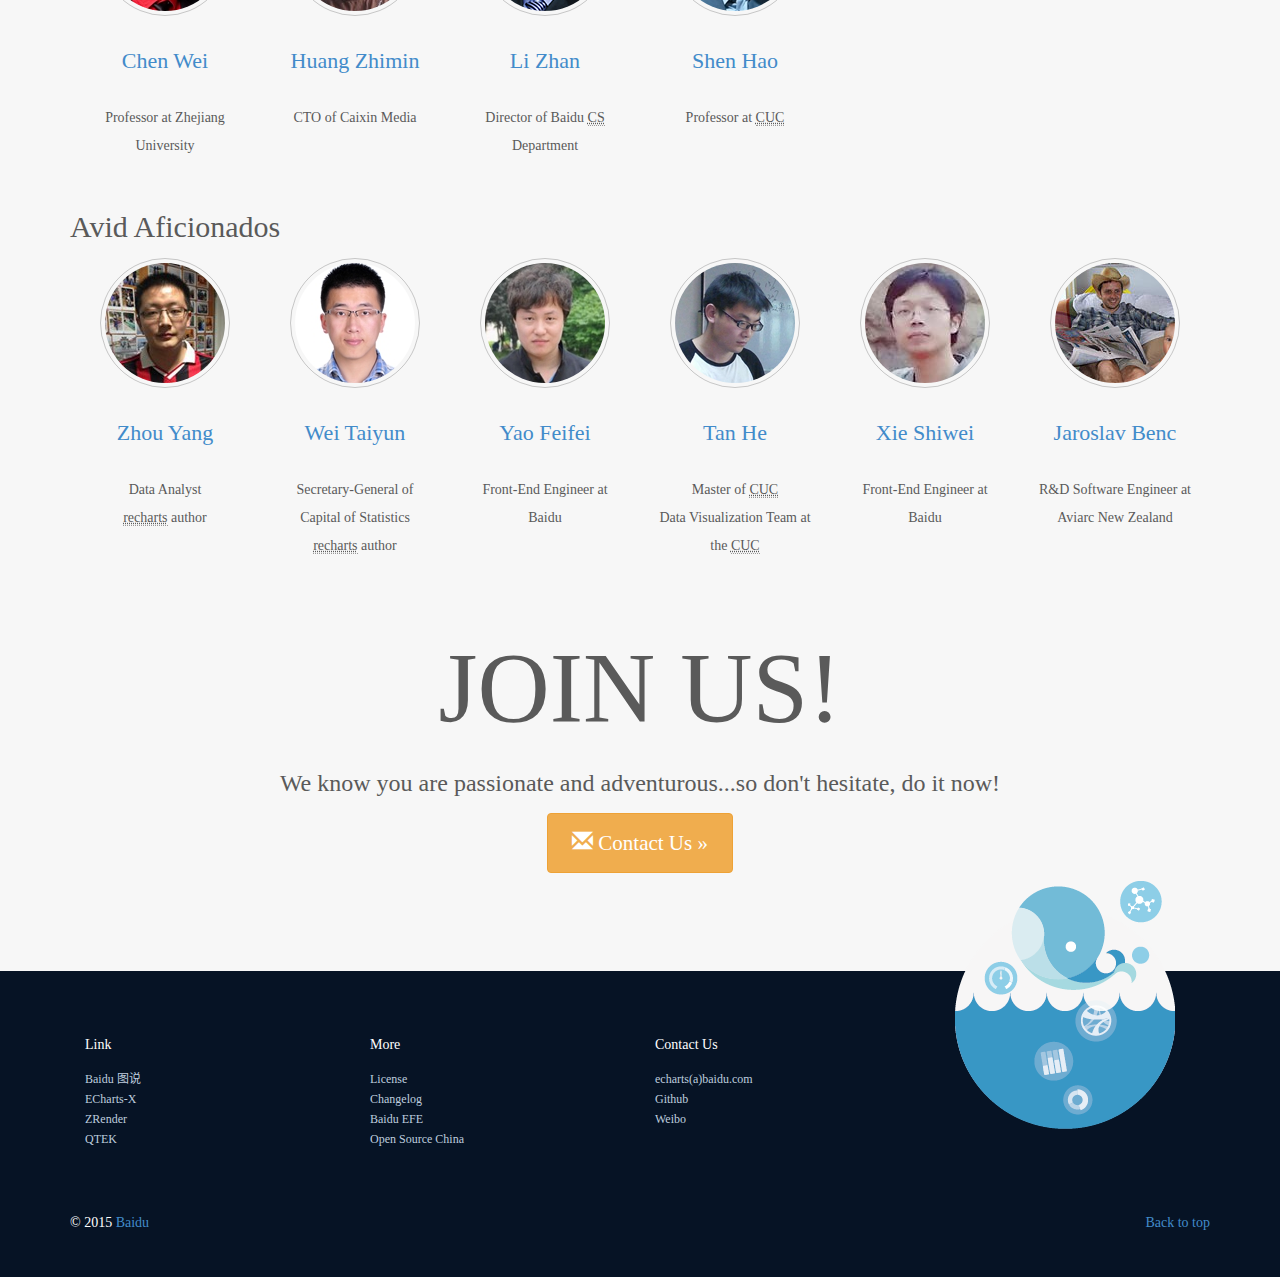
<file: static/echarts-2.2.7/doc/about-en.html>
<!DOCTYPE html>
<html lang="zh-cn">
  <head>
    <meta charset="utf-8">
    <meta http-equiv="X-UA-Compatible" content="IE=edge">
    <meta name="viewport" content="width=device-width, initial-scale=1.0">
    <meta name="description" content="ECharts">
    <meta name="author" content="kener.linfeng@gmail.com">
    <title>ECharts · About</title>

    <link rel="shortcut icon" href="./asset/ico/favicon.png">

    <link href="./asset/css/font-awesome.min.css" rel="stylesheet">
    <link href="./asset/css/bootstrap.css" rel="stylesheet">
    <link href="./asset/css/carousel.css" rel="stylesheet">
    <link href="./asset/css/echartsHome.css" rel="stylesheet">
    <!-- HTML5 shim and Respond.js IE8 support of HTML5 elements and media queries -->
    <!--[if lt IE 9]>
      <script src="https://oss.maxcdn.com/html5shiv/3.7.2/html5shiv.min.js"></script>
      <script src="https://oss.maxcdn.com/respond/1.4.2/respond.min.js"></script>
    <![endif]-->
    <style type="text/css">
        /* Main marketing message and sign up button */
      .img-circle {
          border: 1px solid rgba(0, 0, 0, 0.2);
          padding: 4px;
          margin: 5px;
      }
      .container p {
          margin-top:30px;
      }
      h2 a {
          font-size:22px;
      }
    </style>
  </head>

  <body>
    <!-- Fixed navbar -->
    <div class="navbar navbar-default navbar-fixed-top" role="navigation" id="head"></div>

    <div class="container">
      <div class="row">
          <h2>ORIGIN</h2>
          <img class="pull-right" src="asset/img/about/zrender1.png" style="margin-left:20px;">
          <p>ECharts (a contraction of Enterprise Charts) is a commercial charting solution originally intended to address the report need of the <abbr title="Baidu">Company's</abbr> various business systems, such as Baidu Promotion (凤巢), Advertising Manager (广告管家). Previously we used Flash to fulfill those needs, but the problem is, due to Baidu's highly clear-cut division of labor, there is a special team in charge of Flash. As a result, everything – from the design of data interface to personalized needs - has to be negotiated and agreed upon, leaving little room for front-end engineers to control completely. Moreover, there is no Flash common to all the scenes in a system. Worse still, Steve Jobs, the co-founder and then CEO of Apple Inc., insisted that Apple wouldn't allow Flash on the iPhone, iPod touch and iPad. For all these reasons, and given the soaring popularity of html5, we decided to try something else. Therefore in early 2012 <a href="http://weibo.com/kenerlinfeng" target="_blank">Lin Feng (Kener)</a>, the then front-end technical director of Baidu Promotion, tried to make charts via Canvas in the Data Platform Project of Baidu Promotion. He wrote a whole new lightweight Canvas library ZRender, which is actually the prototype of ECharts, albeit miles from the one in front of you now.</p>
          <p><a href="http://weibo.com/errorrik" target="_blank">Erik</a>, Baidu's senior front-end developer, built the team of Baidu business front-end general technology right after his return. Against the above backdrop, and with the firm support of the front-end team manager <a href="http://weibo.com/forain" target="_blank">Zu Ming</a>, data visualization became an important field of general technology studies. So it's only natural that Lin Feng switched his role and began to head the Baidu business front-end data visualization team, which comprises the foremost front-line software engineers including <a href="http://weibo.com/pissang" target="_blank">Shen Yi</a> (tech genius obsessed with web3d), <a href="http://weibo.com/wind108369" target="_blank">Yang Ji</a> (graphic maniac), <a href="http://weibo.com/u/2113446991" target="_blank">Su Shuang </a>(who has hands-on experience of SVG / GUI) and Chen Huaimu (who knows color inside out).</p>
          
          <p>As mentioned above, ECharts is based on ZRender. Back then ZRender had charting features, and we already managed to add the Drag-Recalculate option. Nevertheless, the coupling of various graphic data logic and image rendering, non-modularity, and the arbitrary customized demos made us realize that it was by no means a decent design. Therefore, for the first time we made a large-scale ZRender reconstruction, cutting out all its charting features and making it a pure Canvas library under the hood. </p>
          <img class="pull-left" src="asset/img/about/echarts1.png" style="margin-right:10px;">
          <p>The chart logic from ZRender was then made into the fundamental framework for ECharts Version 0.1, which, to be honest, was still a demo, for the interface was not standardized, and both customization and universality were terrible. Erik, Lin Feng, and three senior engineers from the Flash team (FYI, it was they or their team who made almost all the Flash charts in the Baidu business system over the years) opened six meetings in nearly two months before the final approval and release of ECharts Standard Version 1.0. The standard was defined in pursuit of rational design and high customizability, regardless of implementation costs. So it was like the team was digging itself a bottomless pit. For the ensuing ten months, the team found itself climbing out of the pit step by step.</p>
          <p>Lucky for us, we finally made it. On June 30, 2013, ECharts Version 1.0 was launched. And the standard became the API reference of ECharts 1.0 when richer interactivity were added. Its importance is unquestionable despite the fact that it is now only a part of the ECharts documentation. Today when we look back, we sincerely thank the five extraordinary engineers - Lin Feng, Zhao Shu, Erik, Liu Yang, Yang Dong - for setting the spectacular standard. They convinced us that compared with implementation costs, a reasonable interface design is far more important.</p>
      </div>
      
      <div class="row featurette">
          <h2>DEVELOPMENT</h2>
          <p>It all started as a response to Baidu's own business needs, yet the real opportunity for the way ahead lies in open source. Though there has been innumerable JS charting libraries in China, ECharts, with its revolutionary new functionality and technology, has taken the industry by storm right after its release. Commonly lauded as a "<a href="http://www.itongji.cn/article/0P525392013.html" target="_blank">rising star</a>" of China's data visualization, it was featured by mainstream technical media such as CSDN, ITEye, InfoQ, iTongji as well as COS. In particular, OSChina did a week-long ECharts promotion on its home page, with the post being bookmarked for over 1,000 times. What's more, just 18 months after its release on GitHub, ECharts was starred for more than 5,000 times, which means that it has become the most-watched Chinese open source project around the globe. ECharts is also the first Chinese project which selected into <a href="https://github.com/showcases/data-visualization" target="_blank">Github Explorer Data Visualization</a>. Today, hundreds of companies - ranging over a variety of fields including media, finance, e-commerce, tourism, hotels, weather, geography, video games, and electric power - trust ECharts Solution when it comes to enterprise-grade charting.</p>
          <p>We are so very flattered that, just 6 months after its release, ECharts made it to "<a href="http://www.oschina.net/news/47438/2013-top-10-hot-projects-in-china" target="_blank">The Ten Hottest Domestic Open Source Projects of the Year</a>" and took the lead in "<a href="http://www.oschina.net/news/47468/2013-top-20-newest-opensource-projects" target="_blank">The Twenty Hottest New Open Source Software of the Year</a>". In addition, we never dreamed that ECharts would get so many attentions from other domains or countries: expansions of multiple domestic and international versions appeared on RtypeL; it's said that there are two financial consulting firms in the Asia-Pacific region developing ECharts-based BI products, and that someone even pushed ECharts further into the Mayor's Office of Data Analytics, City of New York. We are now full of unexpected delight and we'd like to thank every single ECharts enthusiast for his/her continuing support. </p>
          <div id="main" style="height:300px;"></div>
      </div>
      
      <div class="row featurette team">
          <h2>TEAM</h2>
          <p>The ECharts team is a bunch of distinct, diligent, dynamic people - who have different skills and hail from all corners of companies - on an extraordinary mission to make your data sing. Come check out the faces that make up Team ECharts.</p>
          
          <h2>Research & Development</h2>
          <div class="row">
            <div class="col-md-2 text-center">
              <img class="img-circle" src="asset/img/about/linfeng.jpg">
              <h2><a href="http://weibo.com/kenerlinfeng" target="_blank">Lin Feng</a></h2>
              <p>Senior Front-End Engineer at Baidu</p>
            </div>
            <div class="col-md-2 text-center">
              <img class="img-circle" src="asset/img/about/shenyi.jpg">
              <h2><a href="http://weibo.com/pissang" target="_blank">Shen Yi</a></h2>
              <p>Front-End Engineer at Baidu</p>
            </div>
            <div class="col-md-2 text-center">
              <img class="img-circle" src="asset/img/about/erik.jpg">
              <h2><a href="http://weibo.com/errorrik" target="_blank">Dong Rui</a></h2>
              <p>Senior Front-End Engineer at Baidu</p>
            </div>
            <div class="col-md-2 text-center">
              <img class="img-circle" src="asset/img/about/sushuang.jpg">
              <h2><a href="http://weibo.com/u/2113446991" target="_blank">Su Shuang</a></h2>
              <p>Front-End Engineer at Baidu</p>
            </div>
            <div class="col-md-2 text-center">
              <img class="img-circle" src="asset/img/about/denghongqi.jpg">
              <h2><a href="http://weibo.com/u/2810393271" target="_blank">Deng Hongqi</a></h2>
              <p>Front-End Engineer at Baidu</p>
            </div>
            <div class="col-md-2 text-center">
              <img class="img-circle" src="asset/img/about/yangji.jpg">
              <h2><a href="http://weibo.com/wind108369" target="_blank">Yang Ji</a></h2>
              <p>Front-End Engineer at Baidu</p>
            </div>
            <div class="col-md-2 text-center">
              <img class="img-circle" src="asset/img/about/loutongbing.jpg">
              <h2><a href="http://weibo.com/loutongbing" target="_blank">Lou Tongbing</a></h2>
              <p>Front-End Engineer at Baidu</p>
            </div>
          </div>
          
          <h2>Product | Design</h2>
          <div class="row">
            <div class="col-md-2 text-center">
              <img class="img-circle" src="asset/img/about/zuming.jpg">
              <h2><a href="http://weibo.com/forain" target="_blank">Zu Ming</a></h2>
              <p>Baidu business Front-End Team Manager</p>
            </div>
            <div class="col-md-2 text-center">
              <img class="img-circle" src="asset/img/about/huangyue.jpg">
              <h2><a href="http://weibo.com/u/1823030471" target="_blank">Huang Yue</a></h2>
              <p>Interaction Designer at Baidu</p>
            </div>
            <div class="col-md-2 text-center">
              <img class="img-circle" src="asset/img/about/wangjunting.jpg">
              <h2><a href="http://weibo.com/u/1237163505" target="_blank">Wang Junting</a></h2>
              <p>Interaction Designer at Baidu</p>
            </div>
            <div class="col-md-2 text-center">
              <img class="img-circle" src="asset/img/about/huyao.jpg">
              <h2><a href="http://weibo.com/p/1005051742233685" target="_blank">Hu Yao</a></h2>
              <p>Front-End Engineer at Baidu</p>
            </div>
            <!--div class="col-md-2 text-center">
              <img class="img-circle" src="asset/img/about/zhangyanru.jpg">
              <h2><a href="#" target="_blank">Zhang Yanru</a></h2>
              <p>Interaction Designer at Baidu</p>
            </div>
            <div class="col-md-2 text-center">
              <img class="img-circle" src="asset/img/about/yandong.jpg">
              <h2><a href="http://weibo.com/ShiMiTu2007" target="_blank">颜东</a></h2>
              <p>视觉中国设计总监</p>
            </div-->
          </div>
          
          <h2>Expert Advisors</h2>
          <div class="row">
            <div class="col-md-2 text-center">
              <img class="img-circle" src="asset/img/about/chenwei.jpg">
              <h2><a href="http://weibo.com/shearwarp" target="_blank">Chen Wei</a></h2>
              <p>Professor at Zhejiang University</p>
            </div>
            <div class="col-md-2 text-center">
              <img class="img-circle" src="asset/img/about/huangzhimin.jpg">
              <h2><a href="http://weibo.com/u/2006785117" target="_blank">Huang Zhimin</a></h2>
              <p>CTO of Caixin Media</p>
            </div>
            <div class="col-md-2 text-center">
              <img class="img-circle" src="asset/img/about/lizhan.jpg">
              <h2><a href="http://weibo.com/u/2042635201" target="_blank">Li Zhan</a></h2>
              <p>Director of Baidu <abbr title="Composite Search">CS</abbr> Department</p>
            </div>
            <div class="col-md-2 text-center">
              <img class="img-circle" src="asset/img/about/shenhao.jpg">
              <h2><a href="http://weibo.com/shenhaolaoshi" target="_blank">Shen Hao</a></h2>
              <p>Professor at <abbr title="Communication University of China">CUC</abbr></p>
            </div>
          </div>
          
          <h2>Avid Aficionados</h2>
          <div class="row" style="margin-bottom:0;">
            <div class="col-md-2 text-center">
              <img class="img-circle" src="asset/img/about/zhouyang.jpg">
              <h2><a href="http://weibo.com/zhouyummy" target="_blank">Zhou Yang</a></h2>
              <p>Data Analyst<br/><abbr title="ECharts package in R">recharts</abbr> author</p>
            </div>
            <div class="col-md-2 text-center">
              <img class="img-circle" src="asset/img/about/weitaiyun.jpg">
              <h2><a href="http://weibo.com/taiyun" target="_blank">Wei Taiyun</a></h2>
              <p>Secretary-General of Capital of Statistics<br/><abbr title="ECharts package in R">recharts</abbr> author</p>
            </div>
            <div class="col-md-2 text-center">
              <img class="img-circle" src="asset/img/about/yaofeifei.jpg">
              <h2><a href="http://weibo.com/645008221" target="_blank">Yao Feifei</a></h2>
              <p>Front-End Engineer at Baidu</p>
            </div>
            <div class="col-md-2 text-center">
              <img class="img-circle" src="asset/img/about/tanhe.jpg">
              <h2><a href="http://weibo.com/fengmengxia" target="_blank">Tan He</a></h2>
              <p>Master of <abbr title="Communication University of China">CUC</abbr><br/>Data Visualization Team at the <abbr title="Communication University of China">CUC</abbr></p>
            </div>
            <div class="col-md-2 text-center">
              <img class="img-circle" src="asset/img/about/xieshiwei.jpg">
              <h2><a href="https://github.com/i6ma" target="_blank">Xie Shiwei</a></h2>
              <p>Front-End Engineer at Baidu</p>
            </div>
            <div class="col-md-2 text-center">
              <img class="img-circle" src="asset/img/about/jaroslav.benc.jpg">
              <h2><a href="https://twitter.com/DatamaticIO" target="_blank">Jaroslav Benc</a></h2>
              <p>R&amp;D Software Engineer at Aviarc New Zealand</p>
            </div>
          </div>
      </div>
      <!-- Jumbotron -->
      <div class="jumbotron">
        <h1>JOIN US!</h1>
        <p class="lead">We know you are passionate and adventurous...so don't hesitate, do it now!</p>
        <a class="btn btn-large btn-warning" href="mailto:echarts(a)baidu.com"><i class="glyphicon glyphicon-envelope"></i> Contact Us &raquo;</a>
      </div>
    </div> <!-- /container -->
    
    <footer id="footer"></footer>
    <!-- Le javascript
    ================================================== -->
    <!-- Placed at the end of the document so the pages load faster -->
    <script src="./asset/js/jquery.min.js"></script>
    <script type="text/javascript" src="./asset/js/echartsHome.js"></script>
    <script src="./asset/js/bootstrap.min.js"></script>
    <script src="example/www/js/echarts.js"></script>
    <script type="text/javascript">
        require.config({
            paths: {
                echarts: 'example/www/js'
            }
        });
        require(
            [
                'echarts',
                'example/theme/infographic',
                'echarts/chart/line'
            ],
            function(ec, theme) {
                myChart = ec.init(document.getElementById('main'), theme);
                myChart.setOption({
                    title : {
                        text: 'Github Stars',
                        x:'center'
                    },
                    tooltip : {
                        trigger: 'axis',
                        axisPointer:{type:'none'},
                        showDelay: 0
                    },
                    grid:{x:45,x2:20,y:40,y2:50},
                    xAxis : [
                        {
                            type : 'category',
                            boundaryGap : false,
                            axisLabel: {
                                interval:0,
                                formatter:function(v){
                                    switch(v) {
                                        case '2013年6月':
                                            return '6\n2013';
                                        case '2014年1月':
                                            return '1\n2014';
                                        case '2015年1月':
                                            return '1\n2015';
                                        default:
                                            return v.substr(5).replace('月','');
                                    }
                                }
                            },
                            data : [
                                '2013年6月','2013年7月','2013年8月','2013年9月','2013年10月',
                                '2013年11月','2013年12月','2014年1月','2014年2月','2014年3月',
                                '2014年4月','2014年5月','2014年6月','2014年7月','2014年8月',
                                '2014年9月','2014年10月','2014年11月','2014年12月','2015年1月',
                                '2015年3月', '2015年4月', '2015年5月', '2015年6月'
                            ]
                        }
                    ],
                    yAxis : [
                        {
                            type: 'value',
                            splitNumber: 6,
                            min: 0,
                            max: 7200,
                            axisLabel: {
                                formatter: function (value) {
                                  return Math.round(value - 0)
                                }
                            }
                        }
                    ],
                    series : [{
                        name:'echarts',
                        type:'line',
                        smooth: true,
                        itemStyle:{normal:{color:'#E87C25'}},
                        data:[
                          {value:0,itemStyle:{normal:{label:{show:true,formatter:'1.0.0'}}}},
                          {value:90,itemStyle:{normal:{label:{show:true,formatter:'1.1.0'}}}},
                          {value:316,itemStyle:{normal:{label:{show:true,formatter:'1.1.1'}}}},
                          {value:480,itemStyle:{normal:{label:{show:true,formatter:'1.2.0'}}}},
                          {value:620,itemStyle:{normal:{label:{show:true,formatter:'1.2.1'}}}},
                          {value:743,itemStyle:{normal:{label:{show:true,formatter:'1.3.0'}}}},
                          {value:904,itemStyle:{normal:{label:{show:true,formatter:'1.3.5'}}}},
                          {value:1090,itemStyle:{normal:{label:{show:true,formatter:'1.3.6'}}}},
                          {value:1262,itemStyle:{normal:{label:{show:true,formatter:'1.3.7'}}}},
                          {value:1368,itemStyle:{normal:{label:{show:true,formatter:'1.3.8'}}}},
                          {value:1610,itemStyle:{normal:{label:{show:true,formatter:'1.4.0'}}}},
                          {value:1767,itemStyle:{normal:{label:{show:true,formatter:'1.4.1'}}}},
                          {value:1928,itemStyle:{normal:{label:{show:true,formatter:'2.0.0'}}}},
                          {value:2390,itemStyle:{normal:{label:{show:true,formatter:'2.0.1'}}}},
                          {value:2610,itemStyle:{normal:{label:{show:true,formatter:'2.0.2'}}}},
                          {value:2740,itemStyle:{normal:{label:{show:true,formatter:'2.0.3'}}}},
                          {value:2930,itemStyle:{normal:{label:{show:true,formatter:'2.0.4'}}}},
                          {value:3210,itemStyle:{normal:{label:{show:true,formatter:'2.1.8'}}}},
                          {value:3610,itemStyle:{normal:{label:{show:true,formatter:'2.1.9'}}}},
                          {value:5600,itemStyle:{normal:{label:{show:true,formatter:'2.2.0'}}}},
                          {value:6200,itemStyle:{normal:{label:{show:true,formatter:'2.2.1'}}}},
                          {value:6600,itemStyle:{normal:{label:{show:true,formatter:'2.2.2'}}}},
                          {value:6949,itemStyle:{normal:{label:{show:true,formatter:'2.2.3'}}}},
                          {value:7200,itemStyle:{normal:{label:{show:true,formatter:'2.2.5'}}}}
                        ]
                    }]
                });
                window.onresize = myChart.resize;
            }
        );

    </script>
  </body>
</html>
</file>
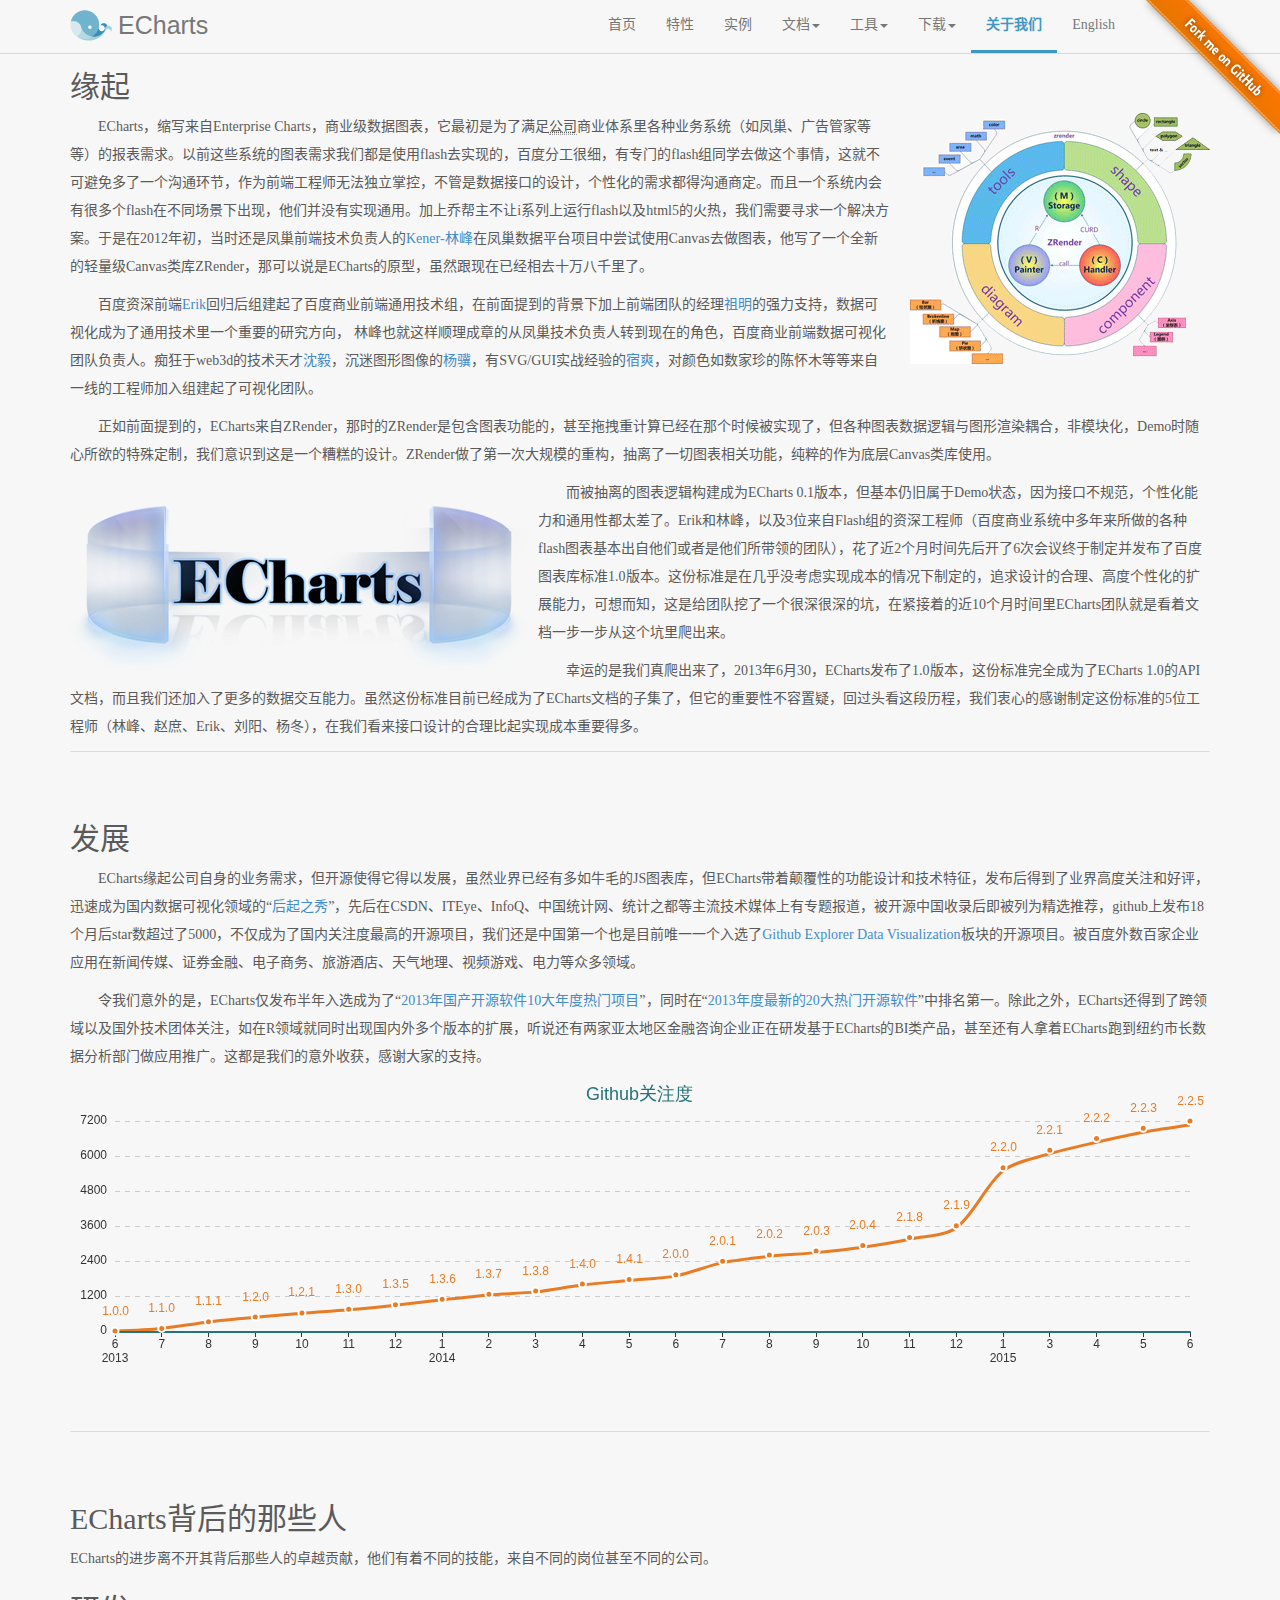
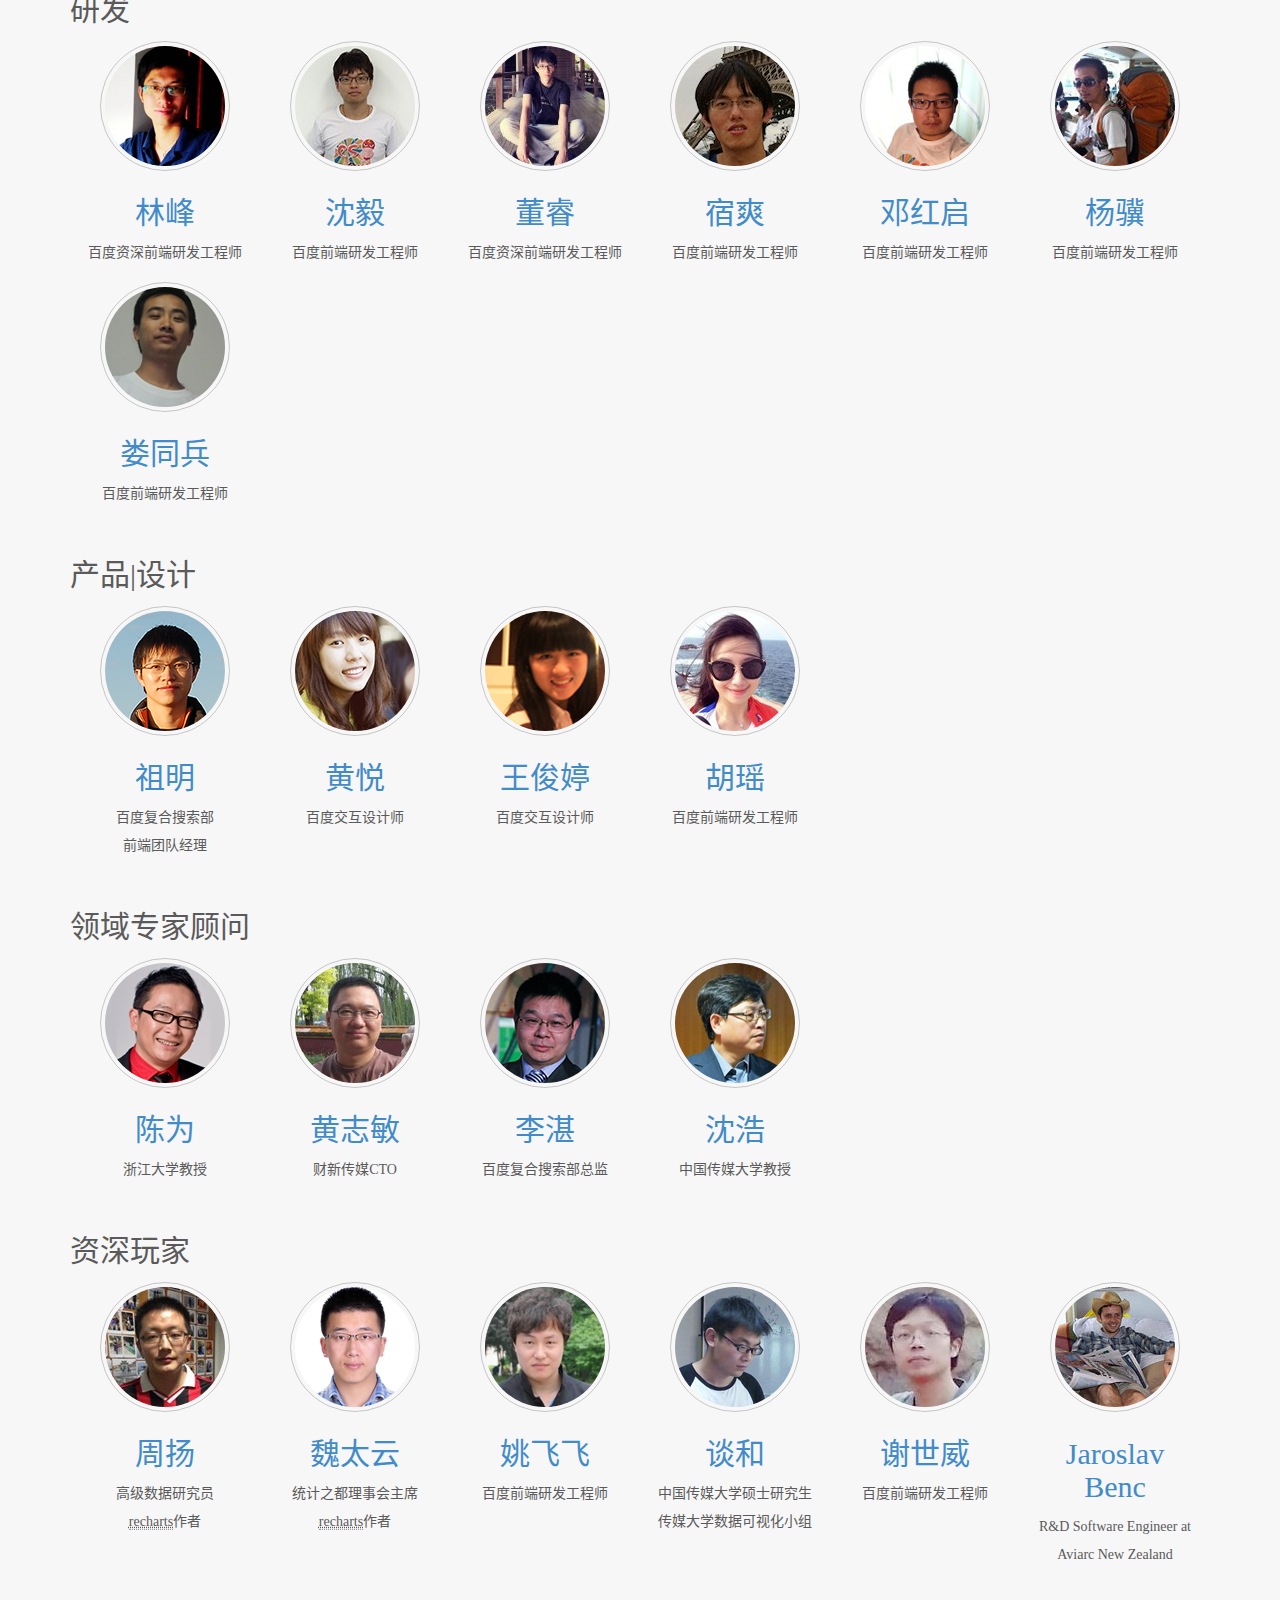
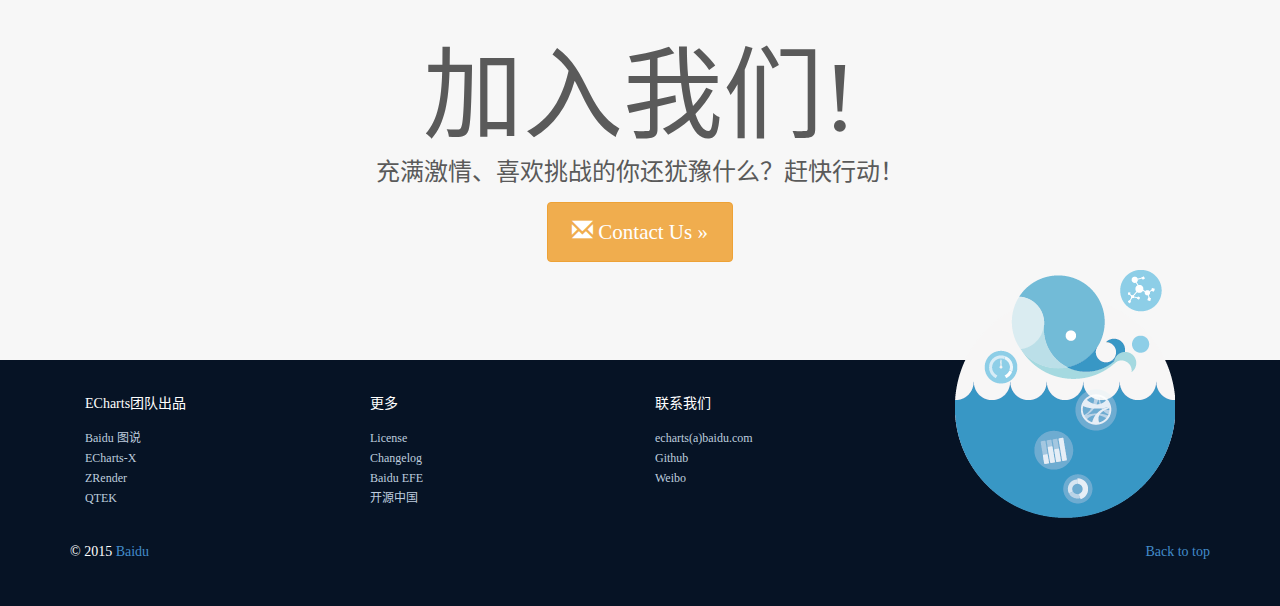
<file: static/echarts-2.2.7/doc/about.html>
<!DOCTYPE html>
<html lang="zh-cn">
  <head>
    <meta charset="utf-8">
    <meta http-equiv="X-UA-Compatible" content="IE=edge">
    <meta name="viewport" content="width=device-width, initial-scale=1.0">
    <meta name="description" content="ECharts">
    <meta name="author" content="kener.linfeng@gmail.com">
    <title>ECharts · About</title>

    <link rel="shortcut icon" href="./asset/ico/favicon.png">

    <link href="./asset/css/font-awesome.min.css" rel="stylesheet">
    <link href="./asset/css/bootstrap.css" rel="stylesheet">
    <link href="./asset/css/carousel.css" rel="stylesheet">
    <link href="./asset/css/echartsHome.css" rel="stylesheet">
    <!-- HTML5 shim and Respond.js IE8 support of HTML5 elements and media queries -->
    <!--[if lt IE 9]>
      <script src="https://oss.maxcdn.com/html5shiv/3.7.2/html5shiv.min.js"></script>
      <script src="https://oss.maxcdn.com/respond/1.4.2/respond.min.js"></script>
    <![endif]-->
    <style type="text/css">
        /* Main marketing message and sign up button */
      .img-circle {
          border: 1px solid rgba(0, 0, 0, 0.2);
          padding: 4px;
          margin: 5px;
      }
    </style>
  </head>

  <body>
    <!-- Fixed navbar -->
    <div class="navbar navbar-default navbar-fixed-top" role="navigation" id="head"></div>

    <div class="container">
      <div class="row">
          <h2>缘起</h2>
          <img class="pull-right" src="asset/img/about/zrender1.png" style="margin-left:20px;">
          <p>&#12288;&#12288;ECharts，缩写来自Enterprise Charts，商业级数据图表，它最初是为了满足<abbr title="百度">公司</abbr>商业体系里各种业务系统（如凤巢、广告管家等等）的报表需求。以前这些系统的图表需求我们都是使用flash去实现的，百度分工很细，有专门的flash组同学去做这个事情，这就不可避免多了一个沟通环节，作为前端工程师无法独立掌控，不管是数据接口的设计，个性化的需求都得沟通商定。而且一个系统内会有很多个flash在不同场景下出现，他们并没有实现通用。加上乔帮主不让i系列上运行flash以及html5的火热，我们需要寻求一个解决方案。于是在2012年初，当时还是凤巢前端技术负责人的<a href="http://weibo.com/kenerlinfeng" target="_blank">Kener-林峰</a>在凤巢数据平台项目中尝试使用Canvas去做图表，他写了一个全新的轻量级Canvas类库ZRender，那可以说是ECharts的原型，虽然跟现在已经相去十万八千里了。</p>
          <p>&#12288;&#12288;百度资深前端<a href="http://weibo.com/errorrik" target="_blank">Erik</a>回归后组建起了百度商业前端通用技术组，在前面提到的背景下加上前端团队的经理<a href="http://weibo.com/forain" target="_blank">祖明</a>的强力支持，数据可视化成为了通用技术里一个重要的研究方向， 林峰也就这样顺理成章的从凤巢技术负责人转到现在的角色，百度商业前端数据可视化团队负责人。痴狂于web3d的技术天才<a href="http://weibo.com/pissang" target="_blank">沈毅</a>，沉迷图形图像的<a href="http://weibo.com/wind108369" target="_blank">杨骥</a>，有SVG/GUI实战经验的<a href="http://weibo.com/u/2113446991" target="_blank">宿爽</a>，对颜色如数家珍的陈怀木等等来自一线的工程师加入组建起了可视化团队。</p>
          
          <p>&#12288;&#12288;正如前面提到的，ECharts来自ZRender，那时的ZRender是包含图表功能的，甚至拖拽重计算已经在那个时候被实现了，但各种图表数据逻辑与图形渲染耦合，非模块化，Demo时随心所欲的特殊定制，我们意识到这是一个糟糕的设计。ZRender做了第一次大规模的重构，抽离了一切图表相关功能，纯粹的作为底层Canvas类库使用。</p>
          <img class="pull-left" src="asset/img/about/echarts1.png" style="margin-right:10px;">
          <p>&#12288;&#12288;而被抽离的图表逻辑构建成为ECharts 0.1版本，但基本仍旧属于Demo状态，因为接口不规范，个性化能力和通用性都太差了。Erik和林峰，以及3位来自Flash组的资深工程师（百度商业系统中多年来所做的各种flash图表基本出自他们或者是他们所带领的团队），花了近2个月时间先后开了6次会议终于制定并发布了百度图表库标准1.0版本。这份标准是在几乎没考虑实现成本的情况下制定的，追求设计的合理、高度个性化的扩展能力，可想而知，这是给团队挖了一个很深很深的坑，在紧接着的近10个月时间里ECharts团队就是看着文档一步一步从这个坑里爬出来。</p>
          <p>&#12288;&#12288;幸运的是我们真爬出来了，2013年6月30，ECharts发布了1.0版本，这份标准完全成为了ECharts 1.0的API文档，而且我们还加入了更多的数据交互能力。虽然这份标准目前已经成为了ECharts文档的子集了，但它的重要性不容置疑，回过头看这段历程，我们衷心的感谢制定这份标准的5位工程师（林峰、赵庶、Erik、刘阳、杨冬），在我们看来接口设计的合理比起实现成本重要得多。</p>
      </div>
      
      <div class="row featurette">
          <h2>发展</h2>
          <p>&#12288;&#12288;ECharts缘起公司自身的业务需求，但开源使得它得以发展，虽然业界已经有多如牛毛的JS图表库，但ECharts带着颠覆性的功能设计和技术特征，发布后得到了业界高度关注和好评，迅速成为国内数据可视化领域的“<a href="http://www.itongji.cn/article/0P525392013.html" target="_blank">后起之秀</a>”，先后在CSDN、ITEye、InfoQ、中国统计网、统计之都等主流技术媒体上有专题报道，被开源中国收录后即被列为精选推荐，github上发布18个月后star数超过了5000，不仅成为了国内关注度最高的开源项目，我们还是中国第一个也是目前唯一一个入选了<a href="https://github.com/showcases/data-visualization" target="_blank">Github Explorer Data Visualization</a>板块的开源项目。被百度外数百家企业应用在新闻传媒、证券金融、电子商务、旅游酒店、天气地理、视频游戏、电力等众多领域。</p>
          <p>&#12288;&#12288;令我们意外的是，ECharts仅发布半年入选成为了“<a href="http://www.oschina.net/news/47438/2013-top-10-hot-projects-in-china" target="_blank">2013年国产开源软件10大年度热门项目</a>”，同时在“<a href="http://www.oschina.net/news/47468/2013-top-20-newest-opensource-projects" target="_blank">2013年度最新的20大热门开源软件</a>”中排名第一。除此之外，ECharts还得到了跨领域以及国外技术团体关注，如在R领域就同时出现国内外多个版本的扩展，听说还有两家亚太地区金融咨询企业正在研发基于ECharts的BI类产品，甚至还有人拿着ECharts跑到纽约市长数据分析部门做应用推广。这都是我们的意外收获，感谢大家的支持。</p>
          <div id="main" style="height:300px;"></div>
      </div>
      
      <div class="row featurette team">
          <h2>ECharts背后的那些人</h2>
          <p>ECharts的进步离不开其背后那些人的卓越贡献，他们有着不同的技能，来自不同的岗位甚至不同的公司。</p>
          
          <!-- 研发  -->
          <h2>研发</h2>
          <div class="row">
            <div class="col-md-2 text-center">
              <img class="img-circle" src="asset/img/about/linfeng.jpg">
              <h2><a href="http://weibo.com/kenerlinfeng" target="_blank">林峰</a></h2>
              <p>百度资深前端研发工程师</p>
            </div>
            <div class="col-md-2 text-center">
              <img class="img-circle" src="asset/img/about/shenyi.jpg">
              <h2><a href="http://weibo.com/pissang" target="_blank">沈毅</a></h2>
              <p>百度前端研发工程师</p>
            </div>
            <div class="col-md-2 text-center">
              <img class="img-circle" src="asset/img/about/erik.jpg">
              <h2><a href="http://weibo.com/errorrik" target="_blank">董睿</a></h2>
              <p>百度资深前端研发工程师</p>
            </div>
            <div class="col-md-2 text-center">
              <img class="img-circle" src="asset/img/about/sushuang.jpg">
              <h2><a href="http://weibo.com/u/2113446991" target="_blank">宿爽</a></h2>
              <p>百度前端研发工程师</p>
            </div>
            <div class="col-md-2 text-center">
              <img class="img-circle" src="asset/img/about/denghongqi.jpg">
              <h2><a href="http://weibo.com/u/2810393271" target="_blank">邓红启</a></h2>
              <p>百度前端研发工程师</p>
            </div>
            <div class="col-md-2 text-center">
              <img class="img-circle" src="asset/img/about/yangji.jpg">
              <h2><a href="http://weibo.com/wind108369" target="_blank">杨骥</a></h2>
              <p>百度前端研发工程师</p>
            </div>
            <div class="col-md-2 text-center">
              <img class="img-circle" src="asset/img/about/loutongbing.jpg">
              <h2><a href="http://weibo.com/loutongbing" target="_blank">娄同兵</a></h2>
              <p>百度前端研发工程师</p>
            </div>
          </div>
          
          <!-- 产品  -->
          <h2>产品|设计</h2>
          <div class="row">
            <div class="col-md-2 text-center">
              <img class="img-circle" src="asset/img/about/zuming.jpg">
              <h2><a href="http://weibo.com/forain" target="_blank">祖明</a></h2>
              <p>百度复合搜索部<br/>前端团队经理</p>
            </div>
            <div class="col-md-2 text-center">
              <img class="img-circle" src="asset/img/about/huangyue.jpg">
              <h2><a href="http://weibo.com/u/1823030471" target="_blank">黄悦</a></h2>
              <p>百度交互设计师</p>
            </div>
            <div class="col-md-2 text-center">
              <img class="img-circle" src="asset/img/about/wangjunting.jpg">
              <h2><a href="http://weibo.com/u/1237163505" target="_blank">王俊婷</a></h2>
              <p>百度交互设计师</p>
            </div>
            <div class="col-md-2 text-center">
              <img class="img-circle" src="asset/img/about/huyao.jpg">
              <h2><a href="http://weibo.com/p/1005051742233685" target="_blank">胡瑶</a></h2>
              <p>百度前端研发工程师</p>
            </div>
            <!--div class="col-md-2 text-center">
              <img class="img-circle" src="asset/img/about/zhangyanru.jpg">
              <h2><a href="#" target="_blank">张彦如</a></h2>
              <p>百度交互设计师</p>
            </div>
            <div class="col-md-2 text-center">
              <img class="img-circle" src="asset/img/about/yandong.jpg">
              <h2><a href="http://weibo.com/ShiMiTu2007" target="_blank">颜东</a></h2>
              <p>视觉中国设计总监</p>
            </div-->
          </div>
          
          <!-- 领域专家顾问  -->
          <h2>领域专家顾问</h2>
          <div class="row">
            <div class="col-md-2 text-center">
              <img class="img-circle" src="asset/img/about/chenwei.jpg">
              <h2><a href="http://weibo.com/shearwarp" target="_blank">陈为</a></h2>
              <p>浙江大学教授</p>
            </div>
            <div class="col-md-2 text-center">
              <img class="img-circle" src="asset/img/about/huangzhimin.jpg">
              <h2><a href="http://weibo.com/u/2006785117" target="_blank">黄志敏</a></h2>
              <p>财新传媒CTO</p>
            </div>
            <div class="col-md-2 text-center">
              <img class="img-circle" src="asset/img/about/lizhan.jpg">
              <h2><a href="http://weibo.com/u/2042635201" target="_blank">李湛</a></h2>
              <p>百度复合搜索部总监</p>
            </div>
            <div class="col-md-2 text-center">
              <img class="img-circle" src="asset/img/about/shenhao.jpg">
              <h2><a href="http://weibo.com/shenhaolaoshi" target="_blank">沈浩</a></h2>
              <p>中国传媒大学教授</p>
            </div>
          </div>
          
          <!-- 资深玩家  -->
          <h2>资深玩家</h2>
          <div class="row" style="margin-bottom:0;">
            <div class="col-md-2 text-center">
              <img class="img-circle" src="asset/img/about/zhouyang.jpg">
              <h2><a href="http://weibo.com/zhouyummy" target="_blank">周扬</a></h2>
              <p>高级数据研究员<br/><abbr title="R语言下的ECharts包">recharts</abbr>作者</p>
            </div>
            <div class="col-md-2 text-center">
              <img class="img-circle" src="asset/img/about/weitaiyun.jpg">
              <h2><a href="http://weibo.com/taiyun" target="_blank">魏太云</a></h2>
              <p>统计之都理事会主席<br/><abbr title="R语言下的ECharts包">recharts</abbr>作者</p>
            </div>
            <div class="col-md-2 text-center">
              <img class="img-circle" src="asset/img/about/yaofeifei.jpg">
              <h2><a href="http://weibo.com/645008221" target="_blank">姚飞飞</a></h2>
              <p>百度前端研发工程师</p>
            </div>
            <div class="col-md-2 text-center">
              <img class="img-circle" src="asset/img/about/tanhe.jpg">
              <h2><a href="http://weibo.com/fengmengxia" target="_blank">谈和</a></h2>
              <p>中国传媒大学硕士研究生<br/>传媒大学数据可视化小组</p>
            </div>
            <div class="col-md-2 text-center">
              <img class="img-circle" src="asset/img/about/xieshiwei.jpg">
              <h2><a href="https://github.com/i6ma" target="_blank">谢世威</a></h2>
              <p>百度前端研发工程师</p>
            </div>
            <div class="col-md-2 text-center">
              <img class="img-circle" src="asset/img/about/jaroslav.benc.jpg">
              <h2><a href="https://twitter.com/DatamaticIO" target="_blank">Jaroslav Benc</a></h2>
              <p>R&amp;D Software Engineer at Aviarc New Zealand</p>
            </div>
          </div>
      </div>
      <!-- Jumbotron -->
      <div class="jumbotron">
        <h1>加入我们!</h1>
        <p class="lead">充满激情、喜欢挑战的你还犹豫什么？赶快行动！</p>
        <a class="btn btn-large btn-warning" href="mailto:echarts(a)baidu.com"><i class="glyphicon glyphicon-envelope"></i> Contact Us &raquo;</a>
      </div>
    </div> <!-- /container -->
    
    <footer id="footer"></footer>
    <!-- Le javascript
    ================================================== -->
    <!-- Placed at the end of the document so the pages load faster -->
    <script src="./asset/js/jquery.min.js"></script>
    <script type="text/javascript" src="./asset/js/echartsHome.js"></script>
    <script src="./asset/js/bootstrap.min.js"></script>
    <script src="example/www/js/echarts.js"></script>
    <script type="text/javascript">
        require.config({
            paths: {
                echarts: 'example/www/js'
            }
        });
        require(
            [
                'echarts',
                'example/theme/infographic',
                'echarts/chart/line'
            ],
            function(ec, theme) {
                myChart = ec.init(document.getElementById('main'), theme);
                myChart.setOption({
                    title : {
                        text: 'Github关注度',
                        x:'center'
                    },
                    tooltip : {
                        trigger: 'axis',
                        axisPointer:{type:'none'},
                        showDelay: 0
                    },
                    grid:{x:45,x2:20,y:40,y2:50},
                    xAxis : [
                        {
                            type : 'category',
                            boundaryGap : false,
                            axisLabel: {
                                interval:0,
                                formatter:function(v){
                                    switch(v) {
                                        case '2013年6月':
                                            return '6\n2013';
                                        case '2014年1月':
                                            return '1\n2014';
                                        case '2015年1月':
                                            return '1\n2015';
                                        default:
                                            return v.substr(5).replace('月','');
                                    }
                                }
                            },
                            data : [
                                '2013年6月','2013年7月','2013年8月','2013年9月','2013年10月',
                                '2013年11月','2013年12月','2014年1月','2014年2月','2014年3月',
                                '2014年4月','2014年5月','2014年6月','2014年7月','2014年8月',
                                '2014年9月','2014年10月','2014年11月','2014年12月','2015年1月',
                                '2015年3月', '2015年4月', '2015年5月', '2015年6月'
                            ]
                        }
                    ],
                    yAxis : [
                        {
                            type: 'value',
                            splitNumber: 6,
                            min: 0,
                            max: 7200,
                            axisLabel: {
                                formatter: function (value) {
                                  return Math.round(value - 0)
                                }
                            }
                        }
                    ],
                    series : [{
                        name:'echarts',
                        type:'line',
                        smooth: true,
                        itemStyle:{normal:{color:'#E87C25'}},
                        data:[
                          {value:0,itemStyle:{normal:{label:{show:true,formatter:'1.0.0'}}}},
                          {value:90,itemStyle:{normal:{label:{show:true,formatter:'1.1.0'}}}},
                          {value:316,itemStyle:{normal:{label:{show:true,formatter:'1.1.1'}}}},
                          {value:480,itemStyle:{normal:{label:{show:true,formatter:'1.2.0'}}}},
                          {value:620,itemStyle:{normal:{label:{show:true,formatter:'1.2.1'}}}},
                          {value:743,itemStyle:{normal:{label:{show:true,formatter:'1.3.0'}}}},
                          {value:904,itemStyle:{normal:{label:{show:true,formatter:'1.3.5'}}}},
                          {value:1090,itemStyle:{normal:{label:{show:true,formatter:'1.3.6'}}}},
                          {value:1262,itemStyle:{normal:{label:{show:true,formatter:'1.3.7'}}}},
                          {value:1368,itemStyle:{normal:{label:{show:true,formatter:'1.3.8'}}}},
                          {value:1610,itemStyle:{normal:{label:{show:true,formatter:'1.4.0'}}}},
                          {value:1767,itemStyle:{normal:{label:{show:true,formatter:'1.4.1'}}}},
                          {value:1928,itemStyle:{normal:{label:{show:true,formatter:'2.0.0'}}}},
                          {value:2390,itemStyle:{normal:{label:{show:true,formatter:'2.0.1'}}}},
                          {value:2610,itemStyle:{normal:{label:{show:true,formatter:'2.0.2'}}}},
                          {value:2740,itemStyle:{normal:{label:{show:true,formatter:'2.0.3'}}}},
                          {value:2930,itemStyle:{normal:{label:{show:true,formatter:'2.0.4'}}}},
                          {value:3210,itemStyle:{normal:{label:{show:true,formatter:'2.1.8'}}}},
                          {value:3610,itemStyle:{normal:{label:{show:true,formatter:'2.1.9'}}}},
                          {value:5600,itemStyle:{normal:{label:{show:true,formatter:'2.2.0'}}}},
                          {value:6200,itemStyle:{normal:{label:{show:true,formatter:'2.2.1'}}}},
                          {value:6600,itemStyle:{normal:{label:{show:true,formatter:'2.2.2'}}}},
                          {value:6949,itemStyle:{normal:{label:{show:true,formatter:'2.2.3'}}}},
                          {value:7200,itemStyle:{normal:{label:{show:true,formatter:'2.2.5'}}}}
                        ]
                    }]
                });
                window.onresize = myChart.resize;
            }
        );

    </script>
  </body>
</html>
</file>
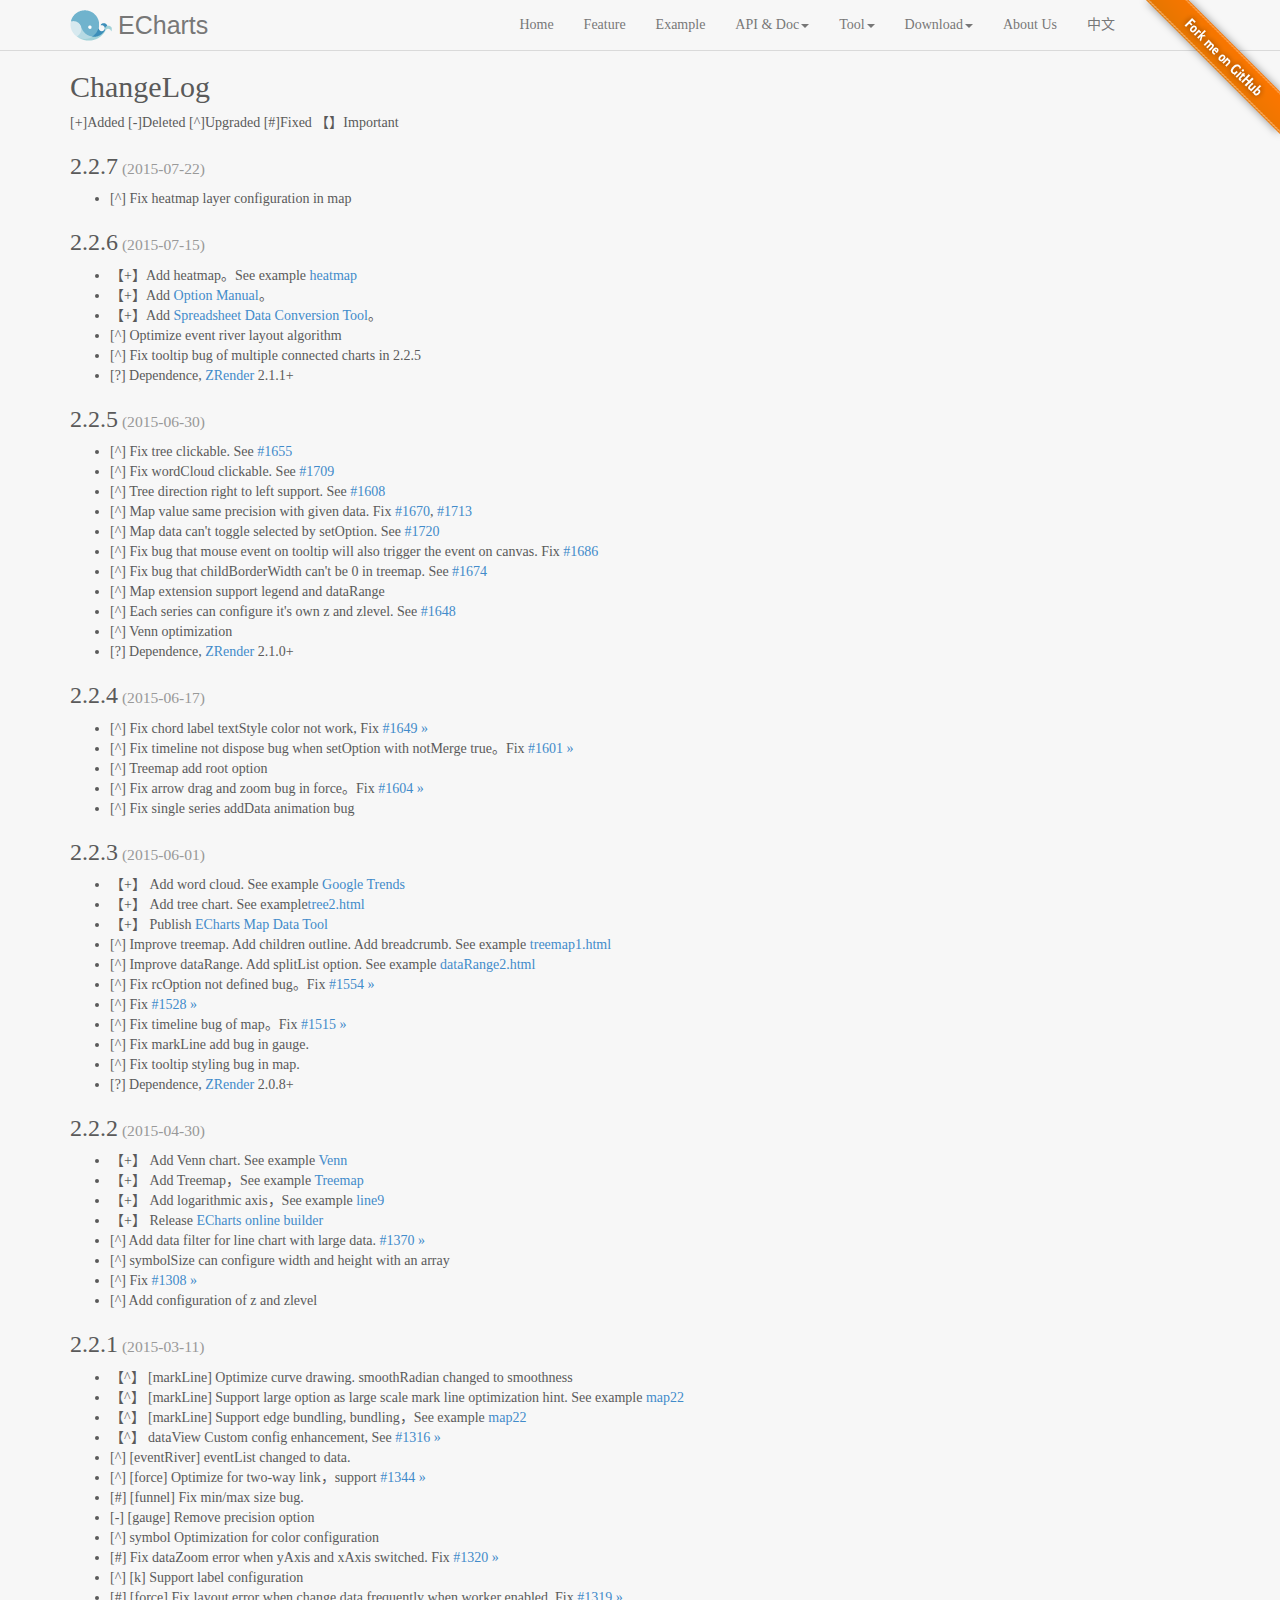
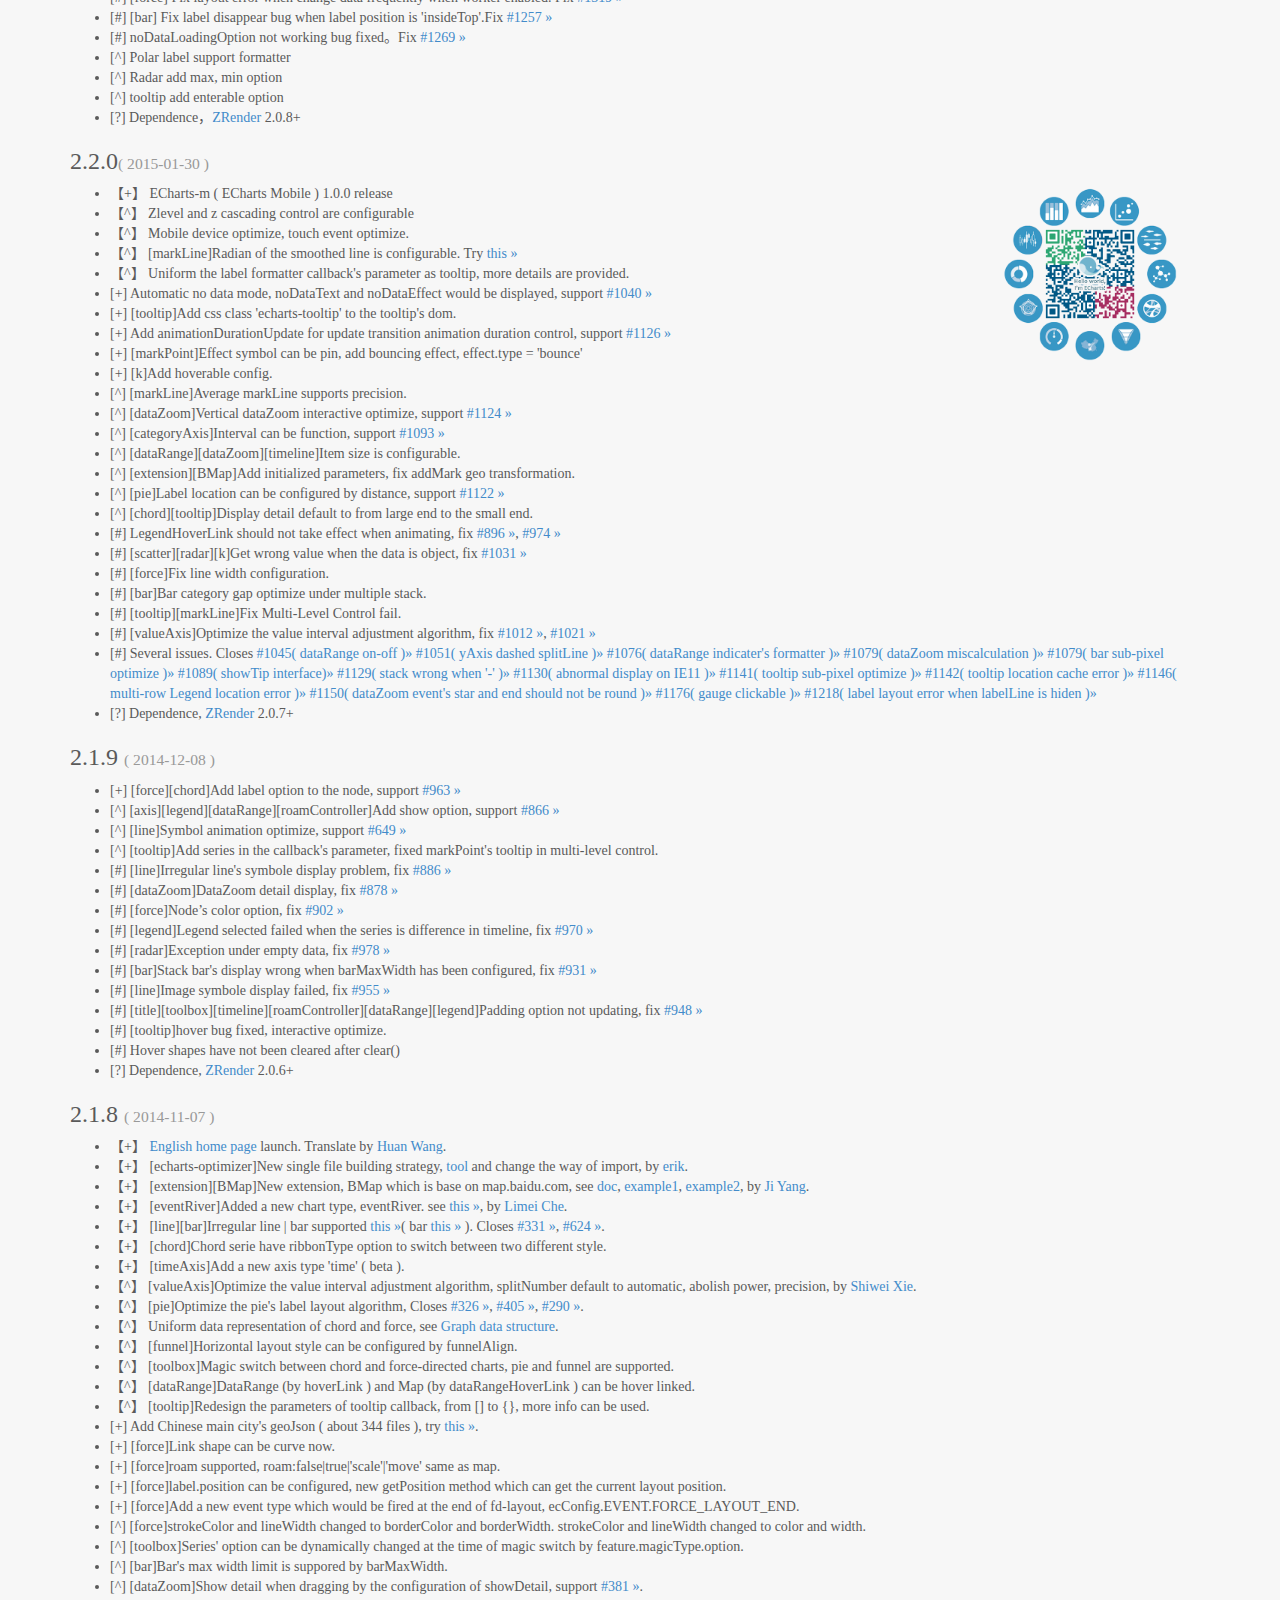
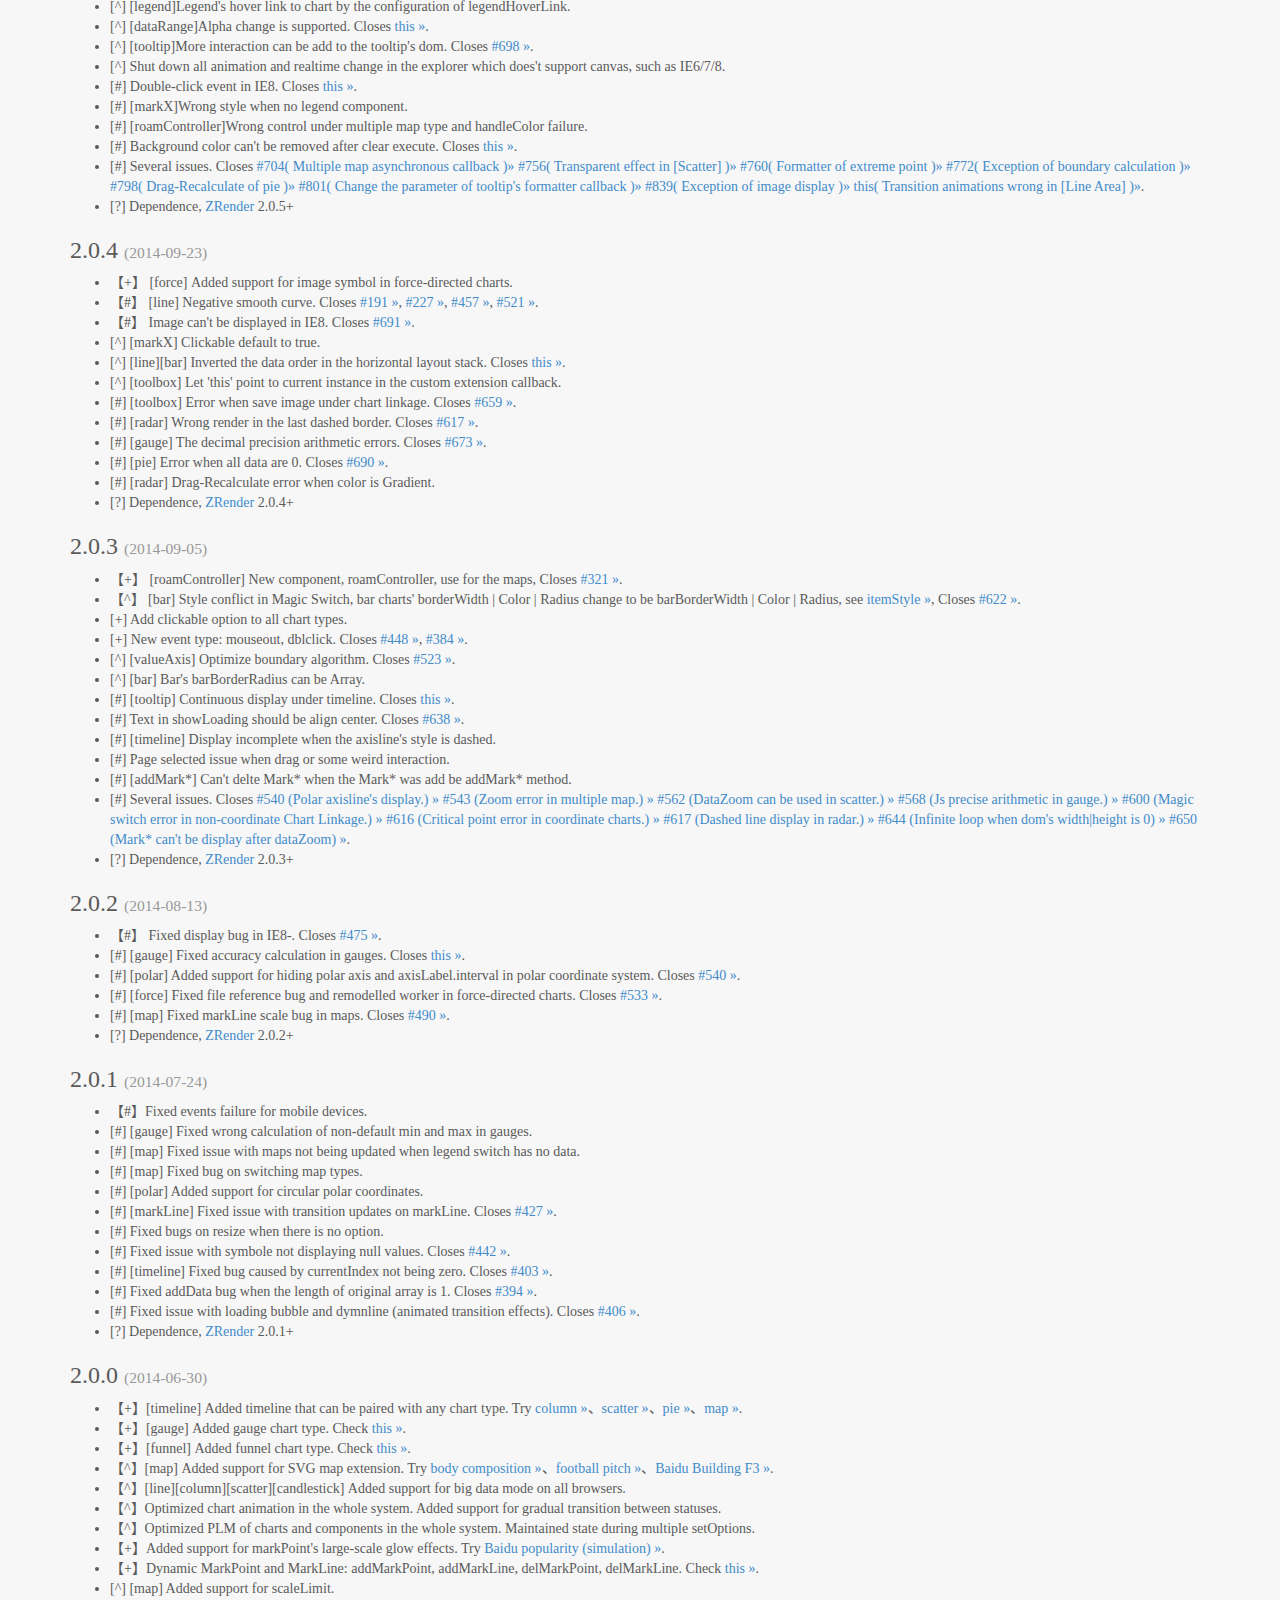
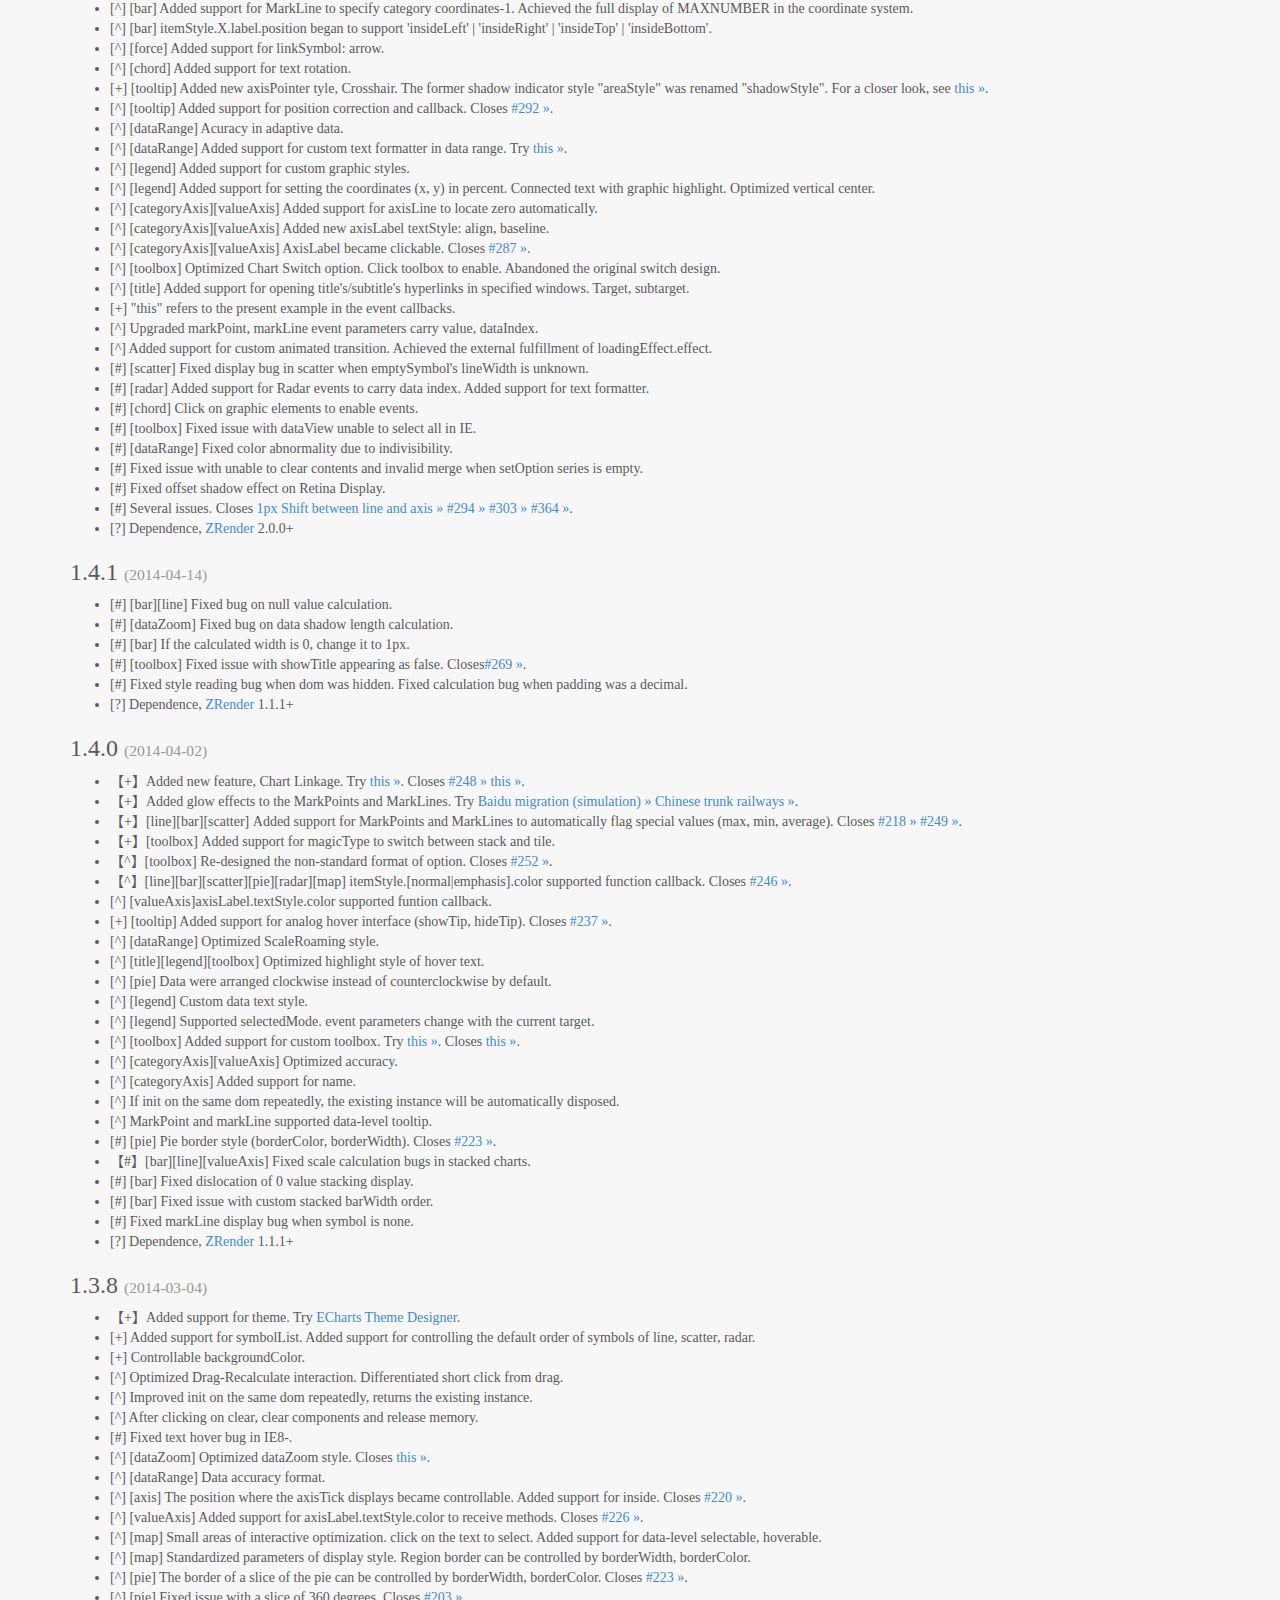
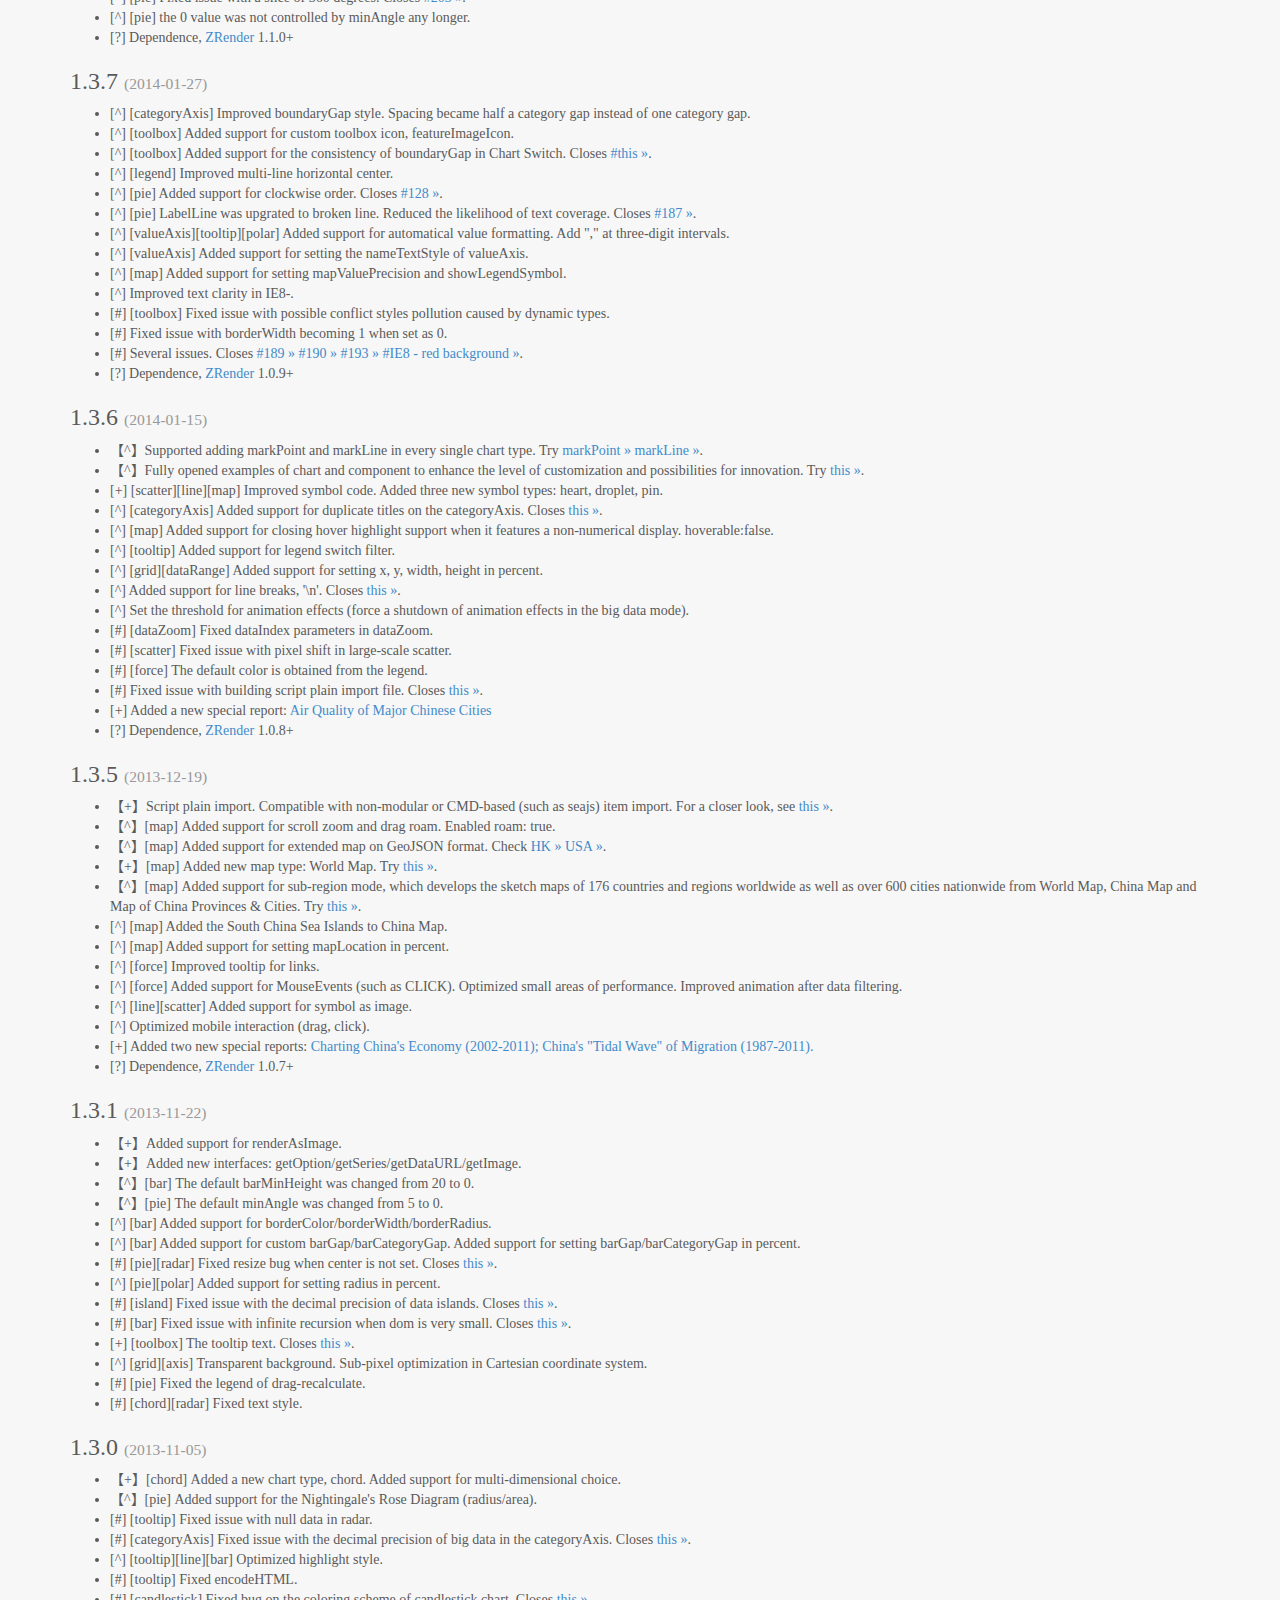
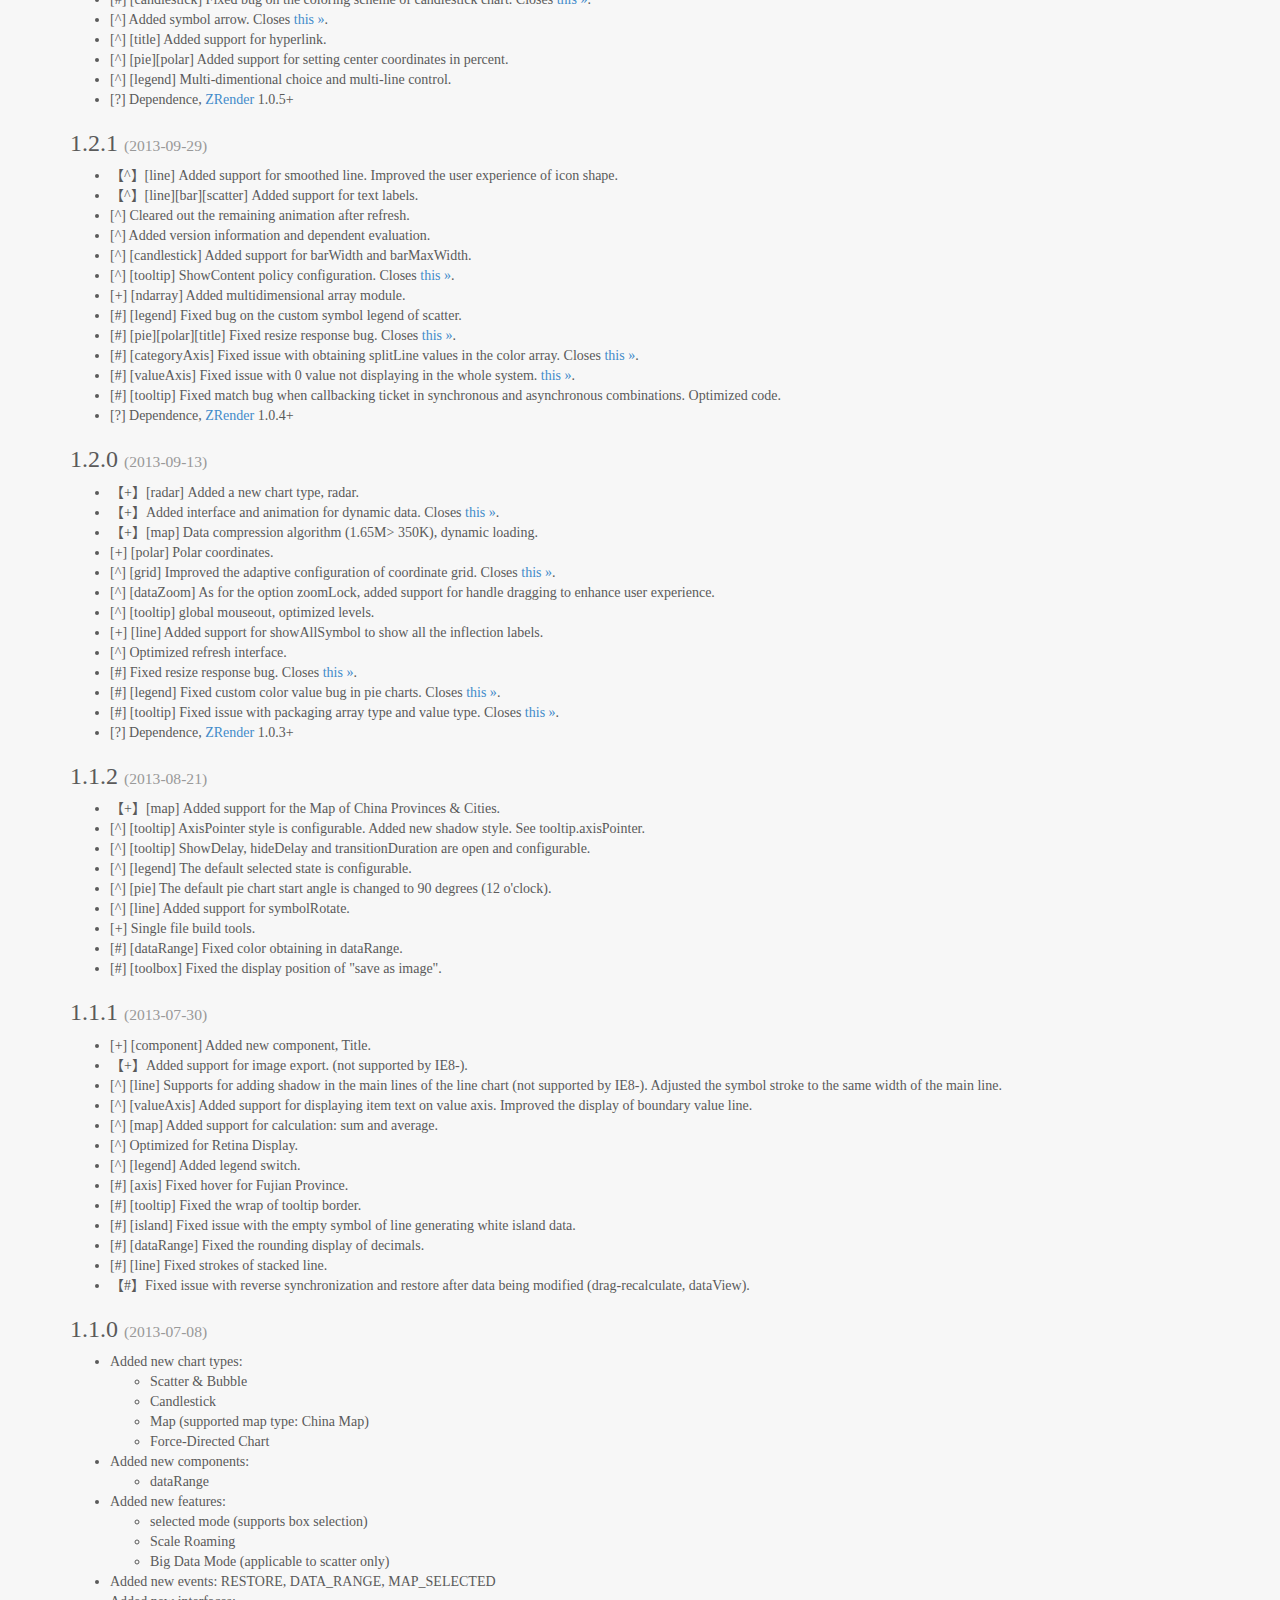
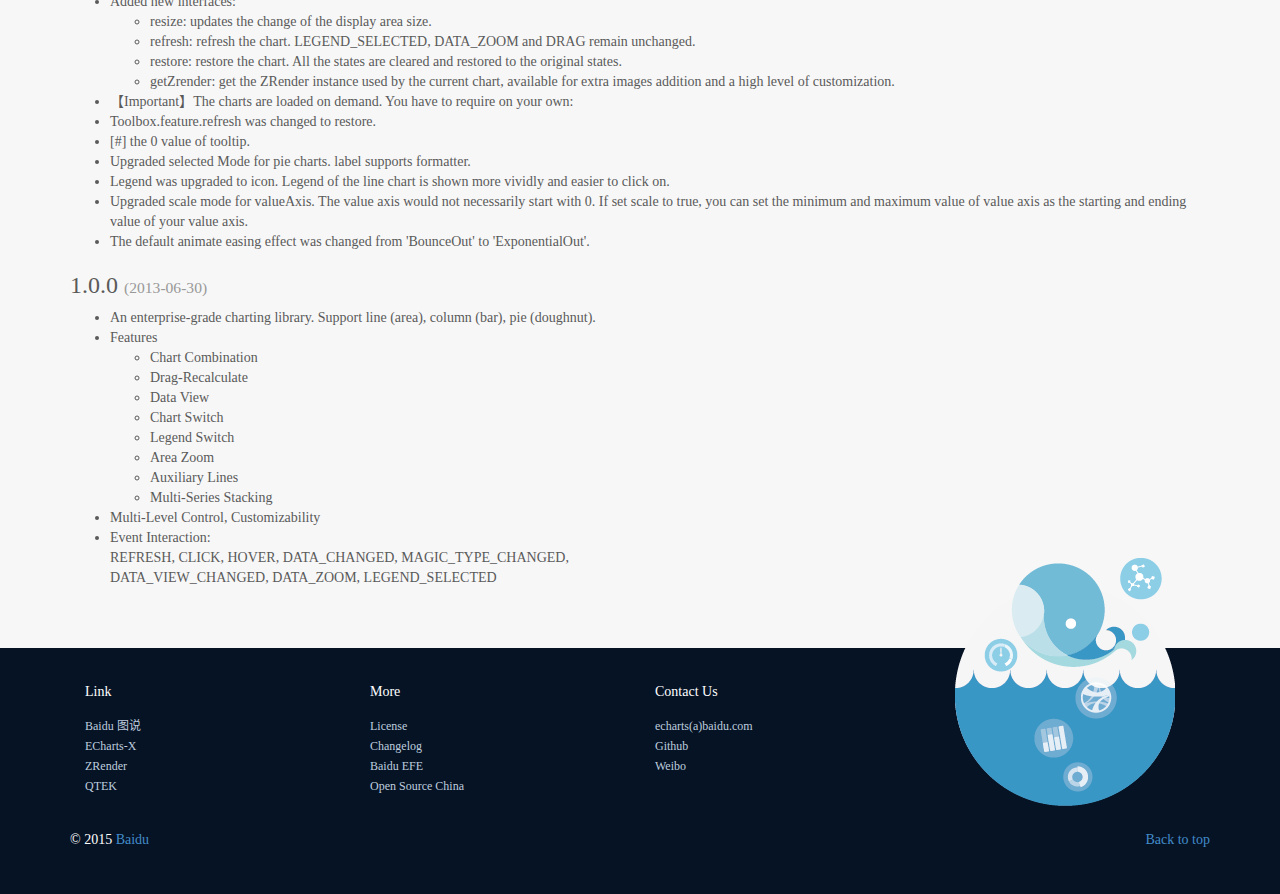
<file: static/echarts-2.2.7/doc/changelog-en.html>
<!DOCTYPE html>
<html lang="zh-cn">
  <head>
    <meta charset="utf-8">
    <meta http-equiv="X-UA-Compatible" content="IE=edge">
    <meta name="viewport" content="width=device-width, initial-scale=1.0">
    <meta name="description" content="ECharts">
    <meta name="author" content="kener.linfeng@gmail.com">
    <title>ECharts · Changelog</title>

    <link rel="shortcut icon" href="./asset/ico/favicon.png">

    <link href="./asset/css/font-awesome.min.css" rel="stylesheet">
    <link href="./asset/css/bootstrap.css" rel="stylesheet">
    <link href="./asset/css/carousel.css" rel="stylesheet">
    <link href="./asset/css/echartsHome.css" rel="stylesheet">
    <!-- HTML5 shim and Respond.js IE8 support of HTML5 elements and media queries -->
    <!--[if lt IE 9]>
      <script src="https://oss.maxcdn.com/html5shiv/3.7.2/html5shiv.min.js"></script>
      <script src="https://oss.maxcdn.com/respond/1.4.2/respond.min.js"></script>
    <![endif]-->
    <style type="text/css">
        .ddhide {
            height:0;
            overflow:hidden;
        }
        .ddshow {
            height:400px;
            overflow:hidden;
            transition:height 2s;
            -moz-transition:height 2s;
            -webkit-transition:height 2s;
            -o-transition:height 2s;
        }
    </style>
  </head>

  <body>
    <!-- Fixed navbar -->
    <div class="navbar navbar-default navbar-fixed-top" role="navigation" id="head"></div>

    <div class="container">
        <div id="main-wrap" class="ddhide">
            <div id="main" style="height:400px;"></div>
        </div>
        <audio id="audioV3"></audio>
        <h2>ChangeLog</h2>
        <span>[+]Added [-]Deleted [^]Upgraded [#]Fixed 【】Important</span>
        <div class="row-fluid">
            <div>
                <h3>2.2.7<small> (2015-07-22) </small></h3>
                <ul>
                    <li>[^] Fix heatmap layer configuration in map</li>
                </ul>
            </div>
            <div>
                <h3>2.2.6<small> (2015-07-15) </small></h3>
                <ul>
                    <li>【+】Add heatmap。See example <a href="./example/heatmap.html">heatmap</a></li>
                    <li>【+】Add <a href="http://echarts.baidu.com/doc/option.html">Option Manual</a>。</li>
                    <li>【+】Add <a href="http://echarts.baidu.com/doc/spreadsheet.html">Spreadsheet Data Conversion Tool</a>。</li>
                    <li>[^] Optimize event river layout algorithm</li>
                    <li>[^] Fix tooltip bug of multiple connected charts in 2.2.5</li>
                    <li>[?] Dependence, <a href="http://ecomfe.github.io/zrender/" target="_blank">ZRender</a> 2.1.1+</li>
                </ul>
            </div>
            <div>
                <h3>2.2.5<small> (2015-06-30) </small></h3>
                <ul>
                    <li>[^] Fix tree clickable. See <a href="https://github.com/ecomfe/echarts/issues/1655">#1655</a></li>
                    <li>[^] Fix wordCloud clickable. See <a href="https://github.com/ecomfe/echarts/issues/1709">#1709</a></li>
                    <li>[^] Tree direction right to left support. See <a href="https://github.com/ecomfe/echarts/issues/1608">#1608</a></li>
                    <li>[^] Map value same precision with given data. Fix <a href="https://github.com/ecomfe/echarts/issues/1670">#1670</a>, <a href="https://github.com/ecomfe/echarts/issues/1713">#1713</a></li>
                    <li>[^] Map data can't toggle selected by setOption. See <a href="https://github.com/ecomfe/echarts/issues/1720">#1720</a></li>
                    <li>[^] Fix bug that mouse event on tooltip will also trigger the event on canvas. Fix <a href="https://github.com/ecomfe/echarts/issues/1686">#1686</a></li>
                    <li>[^] Fix bug that childBorderWidth can't be 0 in treemap. See <a href="https://github.com/ecomfe/echarts/issues/1674">#1674</a></li>
                    <li>[^] Map extension support legend and dataRange</li>
                    <li>[^] Each series can configure it's own z and zlevel. See <a href="https://github.com/ecomfe/echarts/issues/1648">#1648</a></li>
                    <li>[^] Venn optimization</li>
                    <li>[?] Dependence, <a href="http://ecomfe.github.io/zrender/" target="_blank">ZRender</a> 2.1.0+</li>
                </ul>
            </div>
            <div>
                <h3>2.2.4<small> (2015-06-17) </small></h3>
                <ul>
                    <li>[^] Fix chord label textStyle color not work, Fix <a href="https://github.com/ecomfe/echarts/issues/1649">#1649 »</a></li>
                    <li>[^] Fix timeline not dispose bug when setOption with notMerge true。Fix <a href="https://github.com/ecomfe/echarts/issues/1601">#1601 »</a></li>
                    <li>[^] Treemap add root option</li>
                    <li>[^] Fix arrow drag and zoom bug in force。Fix <a href="https://github.com/ecomfe/echarts/issues/1604">#1604 »</a></li>
                    <li>[^] Fix single series addData animation bug</li>
                </ul>
            </div>
            <div>
                <h3>2.2.3<small> (2015-06-01) </small></h3>
                <ul>
                    <li>【+】 Add word cloud. See example <a href="./example/wordCloud.html">Google Trends</a></li>
                    <li>【+】 Add tree chart. See example<a href="./example/tree2.html">tree2.html</a></li>
                    <li>【+】 Publish <a href="http://ecomfe.github.io/echarts-map-tool/">ECharts Map Data Tool</a></li>
                    <li>[^] Improve treemap. Add children outline. Add breadcrumb. See example <a href="./example/treemap1.html">treemap1.html</a></li>
                    <li>[^] Improve dataRange. Add splitList option. See example <a href="./example/dataRange2.html">dataRange2.html</a></li>
                    <li>[^] Fix rcOption not defined bug。Fix <a href="https://github.com/ecomfe/echarts/issues/1554">#1554 »</a></li>
                    <li>[^] Fix <a href="https://github.com/ecomfe/echarts/issues/1528">#1528 »</a></li>
                    <li>[^] Fix timeline bug of map。Fix <a href="https://github.com/ecomfe/echarts/issues/1515">#1515 »</a></li>
                    <li>[^] Fix markLine add bug in gauge.</li>
                    <li>[^] Fix tooltip styling bug in map.</li>
                    <li>[?] Dependence, <a href="http://ecomfe.github.io/zrender/" target="_blank">ZRender</a> 2.0.8+</li>
                </ul>
            </div>
            <div>
                <h3>2.2.2<small> (2015-04-30) </small></h3>
                <ul>
                    <li>【+】 Add Venn chart. See example <a href="./example/venn.html">Venn</a></li>
                    <li>【+】 Add Treemap，See example <a href="./example/treemap.html">Treemap</a></li>
                    <li>【+】 Add logarithmic axis，See example <a href="./example/line9.html">line9</a></li>
                    <li>【+】 Release <a href="http://ecomfe.github.io/echarts-builder-web/">ECharts online builder</a></li>
                    <li>[^] Add data filter for line chart with large data. <a href="https://github.com/ecomfe/echarts/issues/1370">#1370 »</a></li>
                    <li>[^] symbolSize can configure width and height with an array</li>
                    <li>[^] Fix <a href="https://github.com/ecomfe/echarts/issues/1308">#1308 »</a></li>
                    <li>[^] Add configuration of z and zlevel</li>
                </ul>
            </div>
            <div>
                <h3>2.2.1<small> (2015-03-11) </small></h3>
                <ul>
                    <li>【^】 [markLine] Optimize curve drawing. smoothRadian changed to smoothness </li>
                    <li>【^】 [markLine] Support large option as large scale mark line optimization hint. See example <a href="./example/map22.html">map22</a></li>
                    <li>【^】 [markLine] Support edge bundling, bundling，See example <a href="./example/map22.html">map22</a></li>
                    <li>【^】 dataView Custom config enhancement, See <a href="https://github.com/ecomfe/echarts/issues/1316">#1316 »</a></li>
                    <li>[^] [eventRiver] eventList changed to data. </li>
                    <li>[^] [force] Optimize for two-way link，support <a href="https://github.com/ecomfe/echarts/issues/1344">#1344 »</a></li>
                    <li>[#] [funnel] Fix min/max size bug.</li>
                    <li>[-] [gauge] Remove precision option</li>
                    <li>[^] symbol Optimization for color configuration</li>
                    <li>[#] Fix dataZoom error when yAxis and xAxis switched. Fix <a href="https://github.com/ecomfe/echarts/issues/1320">#1320 »</a></li>
                    <li>[^] [k] Support label configuration</li>
                    <li>[#] [force] Fix layout error when change data frequently when worker enabled. Fix <a href="https://github.com/ecomfe/echarts/issues/1319">#1319 »</a></li>
                    <li>[#] [bar] Fix label disappear bug when label position is 'insideTop'.Fix <a href="https://github.com/ecomfe/echarts/issues/1257">#1257 »</a></li>
                    <li>[#] noDataLoadingOption not working bug fixed。Fix <a href="https://github.com/ecomfe/echarts/issues/1269">#1269 »</a></li>
                    <li>[^] Polar label support formatter</li>
                    <li>[^] Radar add max, min option </li>
                    <li>[^] tooltip add enterable option</li>
                    <li>[?] Dependence，<a href="http://ecomfe.github.io/zrender/" target="_blank">ZRender</a> 2.0.8+</li>
                </ul>
            </div>
            <div>
                <h3>2.2.0<small>( 2015-01-30 )</small></h3>
                <img src="./asset/img/why-echarts-m-en.png"  alt="Why Echarts?" style="float:right;width:180px;margin-right:30px;"/>
                <ul>
                    <li>【+】 ECharts-m ( ECharts Mobile ) 1.0.0 release</li>
                    <li>【^】 Zlevel and z cascading control are configurable</li>
                    <li>【^】 Mobile device optimize, touch event optimize.</li>
                    <li>【^】 [markLine]Radian of the smoothed line is configurable. Try <a href="./example/map21.html" target="_blank">this »</a></li>
                    <li>【^】 Uniform the label formatter callback's parameter as tooltip, more details are provided.</li>
                    <li>[+] Automatic no data mode, noDataText and noDataEffect would be displayed, support <a href="https://github.com/ecomfe/echarts/issues/1040" target="_blank">#1040 »</a></li>
                    <li>[+] [tooltip]Add css class 'echarts-tooltip' to the tooltip's dom.</li>
                    <li>[+] Add animationDurationUpdate for update transition animation duration control, support <a href="https://github.com/ecomfe/echarts/issues/1126" target="_blank">#1126 »</a></li>
                    <li>[+] [markPoint]Effect symbol can be pin, add bouncing effect, effect.type = 'bounce'</li>
                    <li>[+] [k]Add hoverable config.</li>
                    <li>[^] [markLine]Average markLine supports precision.</li>
                    <li>[^] [dataZoom]Vertical dataZoom interactive optimize, support <a href="https://github.com/ecomfe/echarts/issues/1124" target="_blank">#1124 »</a></li>
                    <li>[^] [categoryAxis]Interval can be function, support <a href="https://github.com/ecomfe/echarts/issues/1093" target="_blank">#1093 »</a></li>
                    <li>[^] [dataRange][dataZoom][timeline]Item size is configurable.</li>
                    <li>[^] [extension][BMap]Add initialized parameters, fix addMark geo transformation.</li>
                    <li>[^] [pie]Label location can be configured by distance, support <a href="https://github.com/ecomfe/echarts/issues/1122" target="_blank">#1122 »</a></li>
                    <li>[^] [chord][tooltip]Display detail default to from large end to the small end.</li>
                    <li>[#] LegendHoverLink should not take effect when animating, fix <a href="https://github.com/ecomfe/echarts/issues/896" target="_blank">#896 »</a>, <a href="https://github.com/ecomfe/echarts/issues/974" target="_blank">#974 »</a></li>
                    <li>[#] [scatter][radar][k]Get wrong value when the data is object, fix <a href="https://github.com/ecomfe/echarts/issues/1031" target="_blank">#1031 »</a></li>
                    <li>[#] [force]Fix line width configuration.</li>
                    <li>[#] [bar]Bar category gap optimize under multiple stack.</li>
                    <li>[#] [tooltip][markLine]Fix Multi-Level Control fail.</li>
                    <li>[#] [valueAxis]Optimize the value interval adjustment algorithm, fix
                        <a href="https://github.com/ecomfe/echarts/issues/1012" target="_blank">#1012 »</a>,
                        <a href="https://github.com/ecomfe/echarts/issues/1021" target="_blank">#1021 »</a>
                    </li>
                    <li>[#] Several issues. Closes
                        <a href="https://github.com/ecomfe/echarts/issues/1045" target="_blank">#1045( dataRange on-off )»</a>
                        <a href="https://github.com/ecomfe/echarts/issues/1051" target="_blank">#1051( yAxis dashed splitLine )»</a>
                        <a href="https://github.com/ecomfe/echarts/issues/1076" target="_blank">#1076( dataRange indicater's formatter )»</a>
                        <a href="https://github.com/ecomfe/echarts/issues/1078" target="_blank">#1079( dataZoom miscalculation )»</a>
                        <a href="https://github.com/ecomfe/echarts/issues/1079" target="_blank">#1079( bar sub-pixel optimize )»</a>
                        <a href="https://github.com/ecomfe/echarts/issues/1089" target="_blank">#1089( showTip interface)»</a>
                        <a href="https://github.com/ecomfe/echarts/issues/1129" target="_blank">#1129( stack wrong when '-' )»</a>
                        <a href="https://github.com/ecomfe/echarts/issues/1130" target="_blank">#1130( abnormal display on IE11 )»</a>
                        <a href="https://github.com/ecomfe/echarts/issues/1141" target="_blank">#1141( tooltip sub-pixel optimize )»</a>
                        <a href="https://github.com/ecomfe/echarts/issues/1142" target="_blank">#1142( tooltip location cache error )»</a>
                        <a href="https://github.com/ecomfe/echarts/issues/1146" target="_blank">#1146( multi-row Legend location error )»</a>
                        <a href="https://github.com/ecomfe/echarts/issues/1150" target="_blank">#1150( dataZoom event's star and end should not be round )»</a>
                        <a href="https://github.com/ecomfe/echarts/issues/1176" target="_blank">#1176( gauge clickable )»</a>
                        <a href="https://github.com/ecomfe/echarts/issues/1218" target="_blank">#1218( label layout error when labelLine is hiden )»</a>
                    </li>
                    <li>[?] Dependence, <a href="http://ecomfe.github.io/zrender/" target="_blank">ZRender</a> 2.0.7+</li>
                </ul>
            </div>

            <div>
                <h3>2.1.9 <small>( 2014-12-08 )</small></h3>
                <ul>
                    <li>[+] [force][chord]Add label option to the node, support <a href="https://github.com/ecomfe/echarts/issues/963" target="_blank">#963 »</a></li>
                    <li>[^] [axis][legend][dataRange][roamController]Add show option, support <a href="https://github.com/ecomfe/echarts/issues/866" target="_blank">#866 »</a></li>
                    <li>[^] [line]Symbol animation optimize, support <a href="https://github.com/ecomfe/echarts/issues/649" target="_blank">#649 »</a></li>
                    <li>[^] [tooltip]Add series in the callback's parameter, fixed markPoint's tooltip in multi-level control.</li>
                    <li>[#] [line]Irregular line's symbole display problem, fix <a href="https://github.com/ecomfe/echarts/issues/886" target="_blank">#886 »</a></li>
                    <li>[#] [dataZoom]DataZoom detail display, fix <a href="https://github.com/ecomfe/echarts/issues/878" target="_blank">#878 »</a></li>
                    <li>[#] [force]Node’s color option, fix <a href="https://github.com/ecomfe/echarts/issues/902" target="_blank">#902 »</a></li>
                    <li>[#] [legend]Legend selected failed when the series is difference in timeline, fix <a href="https://github.com/ecomfe/echarts/issues/970" target="_blank">#970 »</a></li>
                    <li>[#] [radar]Exception under empty data, fix <a href="https://github.com/ecomfe/echarts/issues/978" target="_blank">#978 »</a></li>
                    <li>[#] [bar]Stack bar's display wrong when barMaxWidth has been configured, fix <a href="https://github.com/ecomfe/echarts/issues/931" target="_blank">#931 »</a></li>
                    <li>[#] [line]Image symbole display failed, fix <a href="https://github.com/ecomfe/echarts/issues/955" target="_blank">#955 »</a></li>
                    <li>[#] [title][toolbox][timeline][roamController][dataRange][legend]Padding option not updating, fix <a href="https://github.com/ecomfe/echarts/issues/948" target="_blank">#948 »</a></li>
                    <li>[#] [tooltip]hover bug fixed, interactive optimize.</li>
                    <li>[#] Hover shapes have not been cleared after clear()</li>
                    <li>[?] Dependence, <a href="http://ecomfe.github.io/zrender/" target="_blank">ZRender</a> 2.0.6+</li>
                </ul>
            </div>

            <div>
                <h3>2.1.8 <small>( 2014-11-07 )</small></h3>
                <ul>
                    <li>【+】 <a href="../index-en.html">English home page</a> launch. Translate by <a href="http://weibo.com/u/1796972522" target="_blank">Huan Wang</a>.</li>
                    <li>【+】 [echarts-optimizer]New single file building strategy, <a href="https://github.com/ecomfe/echarts-optimizer" target="_blank">tool</a> and change the way of import, by <a href="http://weibo.com/errorrik" target="_blank">erik</a>.</li>
                    <li>【+】 [extension][BMap]New extension, BMap which is base on map.baidu.com, see
                        <a href="../extension/BMap/doc/doc.html" target="_blank">doc</a>,
                        <a href="../extension/BMap/doc/BMap.html" target="_blank">example1</a>,
                        <a href="../extension/BMap/doc/example.html" target="_blank">example2</a>,
                        by <a href="http://weibo.com/wind108369" target="_blank">Ji Yang</a>.
                    </li>
                    <li>【+】 [eventRiver]Added a new chart type, eventRiver. see <a href="./example.html#eventRiver" target="_blank">this »</a>, by <a href="http://weibo.com/u/2076050925" target="_blank">Limei Che</a>.</li>
                    <li>【+】 [line][bar]Irregular line | bar supported
                        <a href="./example/line7.html" target="_blank">this »</a>( bar
                        <a href="./example/bar13.html" target="_blank">this »</a> ). Closes
                        <a href="https://github.com/ecomfe/echarts/issues/331" target="_blank">#331 »</a>,
                        <a href="https://github.com/ecomfe/echarts/issues/624" target="_blank">#624 »</a>.
                    </li>
                    <li>【+】 [chord]Chord serie have ribbonType option to switch between two different style.</li>
                    <li>【+】 [timeAxis]Add a new axis type 'time' ( beta ).</li>
                    <li>【^】 [valueAxis]Optimize the value interval adjustment algorithm, splitNumber default to automatic, abolish power, precision, by <a href="https://github.com/i6ma" target="_blank">Shiwei Xie</a>.</li>
                    <li>【^】 [pie]Optimize the pie's label layout algorithm, Closes
                        <a href="https://github.com/ecomfe/echarts/issues/326" target="_blank">#326 »</a>,
                        <a href="https://github.com/ecomfe/echarts/issues/405" target="_blank">#405 »</a>,
                        <a href="https://github.com/ecomfe/echarts/issues/290" target="_blank">#290 »</a>.
                    </li>
                    <li>【^】 Uniform data representation of chord and force, see <a href="./doc.html#GraphDataStructure" target="_blank">Graph data structure</a>.</li>
                    <li>【^】 [funnel]Horizontal layout style can be configured by funnelAlign.</li>
                    <li>【^】 [toolbox]Magic switch between chord and force-directed charts, pie and funnel are supported.</li>
                    <li>【^】 [dataRange]DataRange (by hoverLink ) and Map (by dataRangeHoverLink ) can be hover linked.</li>
                    <li>【^】 [tooltip]Redesign the parameters of tooltip callback, from [] to {}, more info can be used.</li>
                    <li>[+] Add Chinese main city's geoJson ( about 344 files ), try <a href="./example/map20.html" target="_blank">this »</a>.</li>
                    <li>[+] [force]Link shape can be curve now.</li>
                    <li>[+] [force]roam supported, roam:false|true|'scale'|'move' same as map.</li>
                    <li>[+] [force]label.position can be configured, new getPosition method which can get the current layout position.</li>
                    <li>[+] [force]Add a new event type which would be fired at the end of fd-layout, ecConfig.EVENT.FORCE_LAYOUT_END.</li>
                    <li>[^] [force]strokeColor and lineWidth changed to borderColor and borderWidth. strokeColor and lineWidth changed to color and width.</li>
                    <li>[^] [toolbox]Series' option can be dynamically changed at the time of magic switch by feature.magicType.option.</li>
                    <li>[^] [bar]Bar's max width limit is suppored by barMaxWidth.</li>
                    <li>[^] [dataZoom]Show detail when dragging by the configuration of showDetail, support <a href="https://github.com/ecomfe/echarts/issues/381" target="_blank">#381 »</a>.</li>
                    <li>[^] [legend]Legend's hover link to chart by the configuration of legendHoverLink.</li>
                    <li>[^] [dataRange]Alpha change is supported. Closes <a href="http://www.oschina.net/question/2241318_175315" target="_blank">this »</a>.</li>
                    <li>[^] [tooltip]More interaction can be add to the tooltip's dom. Closes <a href="https://github.com/ecomfe/echarts/issues/698" target="_blank">#698 »</a>.</li>
                    <li>[^] Shut down all animation and realtime change in the explorer which does't support canvas, such as IE6/7/8.</li>
                    <li>[#] Double-click event in IE8. Closes <a href="http://www.oschina.net/question/699139_173111" target="_blank">this »</a>.</li>
                    <li>[#] [markX]Wrong style when no legend component.</li>
                    <li>[#] [roamController]Wrong control under multiple map type and handleColor failure.</li>
                    <li>[#] Background color can't be removed after clear execute. Closes <a href="http://www.oschina.net/question/2005941_178466" target="_blank">this »</a>.</li>
                    <li>[#] Several issues. Closes
                        <a href="https://github.com/ecomfe/echarts/issues/704" target="_blank">#704( Multiple map asynchronous callback )»</a>
                        <a href="https://github.com/ecomfe/echarts/issues/756" target="_blank">#756( Transparent effect in [Scatter] )»</a>
                        <a href="https://github.com/ecomfe/echarts/issues/760" target="_blank">#760( Formatter of extreme point )»</a>
                        <a href="https://github.com/ecomfe/echarts/issues/772" target="_blank">#772( Exception of boundary calculation )»</a>
                        <a href="https://github.com/ecomfe/echarts/issues/798" target="_blank">#798( Drag-Recalculate of pie )»</a>
                        <a href="https://github.com/ecomfe/echarts/issues/801" target="_blank">#801( Change the parameter of tooltip's formatter callback )»</a>
                        <a href="https://github.com/ecomfe/echarts/issues/839" target="_blank">#839( Exception of image display )»</a>
                        <a href="http://www.oschina.net/question/2003065_173244" target="_blank">this( Transition animations wrong in [Line Area] )»</a>.
                    </li>
                    <li>[?] Dependence, <a href="http://ecomfe.github.io/zrender/" target="_blank">ZRender</a> 2.0.5+</li>
                </ul>
            </div>

            <div>
                <h3>2.0.4 <small> (2014-09-23)</small></h3>
                <ul>
                    <li>【+】 [force] Added support for image symbol in force-directed charts.</li>
                    <li>【#】 [line] Negative smooth curve. Closes
                        <a href="https://github.com/ecomfe/echarts/issues/191" target="_blank">#191 »</a>,
                        <a href="https://github.com/ecomfe/echarts/issues/227" target="_blank">#227 »</a>,
                        <a href="https://github.com/ecomfe/echarts/issues/457" target="_blank">#457 »</a>,
                        <a href="https://github.com/ecomfe/echarts/issues/521" target="_blank">#521 »</a>.
                    </li>
                    <li>【#】 Image can't be displayed in IE8. Closes <a href="https://github.com/ecomfe/echarts/issues/691" target="_blank">#691 »</a>.</li>
                    <li>[^] [markX] Clickable default to true.</li>
                    <li>[^] [line][bar] Inverted the data order in the horizontal layout stack. Closes <a href="http://www.oschina.net/question/2243452_172885" target="_blank">this »</a>.</li>
                    <li>[^] [toolbox] Let 'this' point to current instance in the custom extension callback.</li>
                    <li>[#] [toolbox] Error when save image under chart linkage. Closes <a href="https://github.com/ecomfe/echarts/issues/659" target="_blank">#659 »</a>.</li>
                    <li>[#] [radar] Wrong render in the last dashed border. Closes <a href="https://github.com/ecomfe/echarts/issues/617" target="_blank">#617 »</a>.</li>
                    <li>[#] [gauge] The decimal precision arithmetic errors. Closes <a href="https://github.com/ecomfe/echarts/issues/673" target="_blank">#673 »</a>.</li>
                    <li>[#] [pie] Error when all data are 0. Closes <a href="https://github.com/ecomfe/echarts/issues/690" target="_blank">#690 »</a>.</li>
                    <li>[#] [radar] Drag-Recalculate error when color is Gradient.</li>
                    <li>[?] Dependence, <a href="http://ecomfe.github.io/zrender/" target="_blank">ZRender</a> 2.0.4+</li>
                </ul>
            </div>

            <div>
                <h3>2.0.3 <small> (2014-09-05)</small></h3>
                <ul>
                    <li>【+】 [roamController] New component, roamController, use for the maps, Closes <a href="https://github.com/ecomfe/echarts/issues/321" target="_blank">#321 »</a>.</li>
                    <li>【^】 [bar] Style conflict in Magic Switch, bar charts' borderWidth | Color | Radius change to be barBorderWidth | Color | Radius, see <a href="./doc-en.html#ItemStyle " target="_blank">itemStyle »</a>, Closes <a href="https://github.com/ecomfe/echarts/issues/622" target="_blank">#622 »</a>.</li>
                    <li>[+] Add clickable option to all chart types.</li>
                    <li>[+] New event type: mouseout, dblclick. Closes <a href="https://github.com/ecomfe/echarts/issues/448" target="_blank">#448 »</a>, <a href="https://github.com/ecomfe/echarts/issues/384" target="_blank">#384 »</a>.</li>
                    <li>[^] [valueAxis] Optimize boundary algorithm. Closes <a href="https://github.com/ecomfe/echarts/issues/523" target="_blank">#523 »</a>.</li>
                    <li>[^] [bar] Bar's barBorderRadius can be Array.</li>
                    <li>[#] [tooltip] Continuous display under timeline. Closes <a href="http://www.oschina.net/question/1991188_167046" target="_blank">this »</a>.</li>
                    <li>[#] Text in showLoading should be align center. Closes <a href="https://github.com/ecomfe/echarts/issues/638" target="_blank">#638 »</a>.</li>
                    <li>[#] [timeline] Display incomplete when the axisline's style is dashed.</li>
                    <li>[#] Page selected issue when drag or some weird interaction.</li>
                    <li>[#] [addMark*] Can't delte Mark* when the Mark* was add be addMark* method.</li>
                    <li>[#] Several issues. Closes
                        <a href="https://github.com/ecomfe/echarts/issues/540" target="_blank">#540 (Polar axisline's display.) »</a>
                        <a href="https://github.com/ecomfe/echarts/issues/543" target="_blank">#543 (Zoom error in multiple map.) »</a>
                        <a href="https://github.com/ecomfe/echarts/issues/562" target="_blank">#562 (DataZoom can be used in scatter.) »</a>
                        <a href="https://github.com/ecomfe/echarts/issues/568" target="_blank">#568 (Js precise arithmetic in gauge.) »</a>
                        <a href="https://github.com/ecomfe/echarts/issues/600" target="_blank">#600 (Magic switch error in non-coordinate Chart Linkage.) »</a>
                        <a href="https://github.com/ecomfe/echarts/issues/616" target="_blank">#616 (Critical point error in coordinate charts.) »</a>
                        <a href="https://github.com/ecomfe/echarts/issues/617" target="_blank">#617 (Dashed line display in radar.) »</a>
                        <a href="https://github.com/ecomfe/echarts/issues/644" target="_blank">#644 (Infinite loop when dom's width|height is 0) »</a>
                        <a href="https://github.com/ecomfe/echarts/issues/650" target="_blank">#650 (Mark* can't be display after dataZoom) »</a>.
                    </li>
                    <li>[?] Dependence, <a href="http://ecomfe.github.io/zrender/" target="_blank">ZRender</a> 2.0.3+</li>
                </ul>
            </div>

            <div>
                <h3>2.0.2 <small> (2014-08-13)</small></h3>
                <ul>
                    <li>【#】 Fixed display bug in IE8-. Closes <a href="https://github.com/ecomfe/echarts/issues/475" target="_blank">#475 »</a>.</li>
                    <li>[#] [gauge] Fixed accuracy calculation in gauges. Closes <a href="http://www.oschina.net/question/1410502_164606" target="_blank">this »</a>.</li>
                    <li>[#] [polar] Added support for hiding polar axis and axisLabel.interval in polar coordinate system. Closes <a href="https://github.com/ecomfe/echarts/issues/540" target="_blank">#540 »</a>.</li>
                    <li>[#] [force] Fixed file reference bug and remodelled worker in force-directed charts. Closes <a href="https://github.com/ecomfe/echarts/issues/533" target="_blank">#533 »</a>.</li>
                    <li>[#] [map] Fixed markLine scale bug in maps. Closes <a href="https://github.com/ecomfe/echarts/issues/490" target="_blank">#490 »</a>.</li>
                    <li>[?] Dependence, <a href="http://ecomfe.github.io/zrender/" target="_blank">ZRender</a> 2.0.2+</li>
                </ul>
            </div>

            <div>
                <h3>2.0.1 <small> (2014-07-24)</small></h3>
                <ul>
                    <li>【#】Fixed events failure for mobile devices.</li>
                    <li>[#] [gauge] Fixed wrong calculation of non-default min and max in gauges.</li>
                    <li>[#] [map] Fixed issue with maps not being updated when legend switch has no data.</li>
                    <li>[#] [map] Fixed bug on switching map types.</li>
                    <li>[#] [polar] Added support for circular polar coordinates.</li>
                    <li>[#] [markLine] Fixed issue with transition updates on markLine. Closes <a href="https://github.com/ecomfe/echarts/issues/427" target="_blank">#427 »</a>.</li>
                    <li>[#] Fixed bugs on resize when there is no option.</li>
                    <li>[#] Fixed issue with symbole not displaying null values. Closes <a href="https://github.com/ecomfe/echarts/issues/442" target="_blank">#442 »</a>.</li>
                    <li>[#] [timeline] Fixed bug caused by currentIndex not being zero. Closes <a href="https://github.com/ecomfe/echarts/issues/403" target="_blank">#403 »</a>.</li>
                    <li>[#] Fixed addData bug when the length of original array is 1. Closes <a href="https://github.com/ecomfe/echarts/issues/394" target="_blank">#394 »</a>.</li>
                    <li>[#] Fixed issue with loading bubble and dymnline (animated transition effects). Closes <a href="https://github.com/ecomfe/echarts/issues/406" target="_blank">#406 »</a>.</li>
                    <li>[?] Dependence, <a href="http://ecomfe.github.io/zrender/" target="_blank">ZRender</a> 2.0.1+</li>
                </ul>
            </div>

            <div>
                <h3>2.0.0 <small> (2014-06-30)</small></h3>
                <ul>
                    <li>【+】[timeline] Added timeline that can be paired with any chart type. Try <a href="./example/bar11.html" target="_blank">column »</a>、<a href="./example/scatter4.html" target="_blank">scatter »</a>、<a href="./example/pie7.html" target="_blank">pie »</a>、<a href="./example/map14.html" target="_blank">map »</a>.</li>
                    <li>【+】[gauge] Added gauge chart type. Check <a href="./example-en.html#gauge " target="_blank">this »</a>.</li>
                    <li>【+】[funnel] Added funnel chart type. Check <a href="./example-en.html#funnel " target="_blank">this »</a>.</li>
                    <li>【^】[map] Added support for SVG map extension. Try <a href="./example/map16.html" target="_blank">body composition »</a>、<a href="./example/map17.html" target="_blank">football pitch »</a>、<a href="./example/map18.html" target="_blank">Baidu Building F3 »</a>.</li>
                    <li>【^】[line][column][scatter][candlestick] Added support for big data mode on all browsers.</li>
                    <li>【^】Optimized chart animation in the whole system. Added support for gradual transition between statuses.</li>
                    <li>【^】Optimized PLM of charts and components in the whole system. Maintained state during multiple setOptions.</li>
                    <li>【+】Added support for markPoint's large-scale glow effects. Try <a href="./example/map15.html" target="_blank">Baidu popularity (simulation) »</a>.</li>
                    <li>【+】Dynamic MarkPoint and MarkLine: addMarkPoint, addMarkLine, delMarkPoint, delMarkLine. Check <a href="./doc-en.html#Instance Methods" target="_blank"> this »</a>.</li>
                    <li>[^] [map] Added support for scaleLimit.</li>
                    <li>[^] [bar] Added support for MarkLine to specify category coordinates-1. Achieved the full display of MAXNUMBER in the coordinate system.</li>
                    <li>[^] [bar] itemStyle.X.label.position began to support 'insideLeft' | 'insideRight' | 'insideTop' | 'insideBottom'.</li>
                    <li>[^] [force] Added support for linkSymbol: arrow.</li>
                    <li>[^] [chord] Added support for text rotation.</li>
                    <li>[+] [tooltip] Added new axisPointer tyle, Crosshair. The former shadow indicator style "areaStyle" was renamed "shadowStyle". For a closer look, see <a href="doc-en.html#Tooltip" target="_blank">this »</a>.</li>
                    <li>[^] [tooltip] Added support for position correction and callback. Closes <a href="https://github.com/ecomfe/echarts/issues/292" target="_blank">#292 »</a>.</li>
                    <li>[^] [dataRange] Acuracy in adaptive data.</li>
                    <li>[^] [dataRange] Added support for custom text formatter in data range. Try <a href="./example/dataRange.html" target="_blank">this »</a>.</li>
                    <li>[^] [legend] Added support for custom graphic styles.</li>
                    <li>[^] [legend] Added support for setting the coordinates (x, y) in percent. Connected text with graphic highlight. Optimized vertical center.</li>
                    <li>[^] [categoryAxis][valueAxis] Added support for axisLine to locate zero automatically.</li>
                    <li>[^] [categoryAxis][valueAxis] Added new axisLabel textStyle: align, baseline.</li>
                    <li>[^] [categoryAxis][valueAxis] AxisLabel became clickable. Closes <a href="https://github.com/ecomfe/echarts/issues/287" target="_blank">#287 »</a>.</li>
                    <li>[^] [toolbox] Optimized Chart Switch option. Click toolbox to enable. Abandoned the original switch design.</li>
                    <li>[^] [title] Added support for opening title's/subtitle's hyperlinks in specified windows. Target, subtarget.</li>
                    <li>[+] "this" refers to the present example in the event callbacks.</li>
                    <li>[^] Upgraded markPoint, markLine event parameters carry value, dataIndex.</li>
                    <li>[^] Added support for custom animated transition. Achieved the external fulfillment of loadingEffect.effect.</li>
                    <li>[#] [scatter] Fixed display bug in scatter when emptySymbol's lineWidth is unknown.</li>
                    <li>[#] [radar] Added support for Radar events to carry data index. Added support for text formatter.</li>
                    <li>[#] [chord] Click on graphic elements to enable events.</li>
                    <li>[#] [toolbox] Fixed issue with dataView unable to select all in IE.</li>
                    <li>[#] [dataRange] Fixed color abnormality due to indivisibility.</li>
                    <li>[#] Fixed issue with unable to clear contents and invalid merge when setOption series is empty.</li>
                    <li>[#] Fixed offset shadow effect on Retina Display.</li>
                    <li>[#] Several issues. Closes
                        <a href="#" target="_blank">1px Shift between line and axis »</a>
                        <a href="https://github.com/ecomfe/echarts/issues/294" target="_blank">#294 »</a>
                        <a href="https://github.com/ecomfe/echarts/issues/303" target="_blank">#303 »</a>
                        <a href="https://github.com/ecomfe/echarts/issues/364" target="_blank">#364 »</a>.
                    </li>
                    <li>[?] Dependence, <a href="http://ecomfe.github.io/zrender/" target="_blank">ZRender</a> 2.0.0+</li>
                </ul>
            </div>

            <div>
                <h3>1.4.1 <small> (2014-04-14)</small></h3>
                <ul>
                    <li>[#] [bar][line] Fixed bug on null value calculation.</li>
                    <li>[#] [dataZoom] Fixed bug on data shadow length calculation.</li>
                    <li>[#] [bar] If the calculated width is 0, change it to 1px.</li>
                    <li>[#] [toolbox] Fixed issue with showTitle appearing as false. Closes<a href="https://github.com/ecomfe/echarts/issues/269" target="_blank">#269 »</a>.</li>
                    <li>[#] Fixed style reading bug when dom was hidden. Fixed calculation bug when padding was a decimal.</li>
                    <li>[?] Dependence, <a href="http://ecomfe.github.io/zrender/" target="_blank">ZRender</a> 1.1.1+</li>
                </ul>
            </div>

            <div>
                <h3>1.4.0 <small> (2014-04-02)</small></h3>
                <ul>
                    <li>【+】Added new feature, Chart Linkage. Try <a href="./example/mix8.html" target="_blank">this »</a>. Closes <a href="https://github.com/ecomfe/echarts/issues/248" target="_blank">#248 »</a> <a href="http://www.oschina.net/question/1457761_145010" target="_blank">this »</a>.</li>
                    <li>【+】Added glow effects to the MarkPoints and MarkLines. Try <a href="./example/map11.html" target="_blank">Baidu migration (simulation) »</a> <a href="./example/map12.html" target="_blank">Chinese trunk railways »</a>.</li>
                    <li>【+】[line][bar][scatter] Added support for MarkPoints and MarkLines to automatically flag special values (max, min, average). Closes <a href="https://github.com/ecomfe/echarts/issues/218" target="_blank">#218 »</a> <a href="https://github.com/ecomfe/echarts/issues/249" target="_blank">#249 »</a>.</li>
                    <li>【+】[toolbox] Added support for magicType to switch between stack and tile.</li>
                    <li>【^】[toolbox] Re-designed the non-standard format of option. Closes <a href="https://github.com/ecomfe/echarts/issues/252" target="_blank">#252 »</a>.</li>
                    <li>【^】[line][bar][scatter][pie][radar][map] itemStyle.[normal|emphasis].color supported function callback. Closes <a href="https://github.com/ecomfe/echarts/issues/246" target="_blank">#246 »</a>.</li>
                    <li>[^] [valueAxis]axisLabel.textStyle.color supported funtion callback.</li>
                    <li>[+] [tooltip] Added support for analog hover interface (showTip, hideTip). Closes <a href="https://github.com/ecomfe/echarts/issues/237" target="_blank">#237 »</a>.</li>
                    <li>[^] [dataRange] Optimized ScaleRoaming style.</li>
                    <li>[^] [title][legend][toolbox] Optimized highlight style of hover text.</li>
                    <li>[^] [pie] Data were arranged clockwise instead of counterclockwise by default.</li>
                    <li>[^] [legend] Custom data text style.</li>
                    <li>[^] [legend] Supported selectedMode. event parameters change with the current target.</li>
                    <li>[^] [toolbox] Added support for custom toolbox. Try <a href="example/toolbox.html" target="_blank">this »</a>. Closes <a href="http://www.oschina.net/question/1020272_144976" target="_blank">this »</a>.</li>
                    <li>[^] [categoryAxis][valueAxis] Optimized accuracy.</li>
                    <li>[^] [categoryAxis] Added support for name.</li>
                    <li>[^] If init on the same dom repeatedly, the existing instance will be automatically disposed.</li>
                    <li>[^] MarkPoint and markLine supported data-level tooltip.</li>
                    <li>[#] [pie] Pie border style (borderColor, borderWidth). Closes <a href="https://github.com/ecomfe/echarts/issues/223" target="_blank">#223 »</a>.</li>
                    <li>【#】[bar][line][valueAxis] Fixed scale calculation bugs in stacked charts.</li>
                    <li>[#] [bar] Fixed dislocation of 0 value stacking display.</li>
                    <li>[#] [bar] Fixed issue with custom stacked barWidth order.</li>
                    <li>[#] Fixed markLine display bug when symbol is none.</li>
                    <li>[?] Dependence, <a href="http://ecomfe.github.io/zrender/" target="_blank">ZRender</a> 1.1.1+</li>
                </ul>
            </div>

            <div>
                <h3>1.3.8 <small> (2014-03-04)</small></h3>
                <ul>
                    <li>【+】Added support for theme. Try <a href='./example/themeDesigner.html' target="_blank">ECharts Theme Designer</a>.</li>
                    <li>[+] Added support for symbolList. Added support for controlling the  default order of symbols of line, scatter, radar.</li>
                    <li>[+] Controllable backgroundColor.</li>
                    <li>[^] Optimized Drag-Recalculate interaction. Differentiated short click from drag.</li>
                    <li>[^] Improved init on the same dom repeatedly, returns the existing instance.</li>
                    <li>[^] After clicking on clear, clear components and release memory.</li>
                    <li>[#] Fixed text hover bug in IE8-.</li>
                    <li>[^] [dataZoom] Optimized dataZoom style. Closes <a href="http://www.oschina.net/question/1431801_143036" target="_blank">this »</a>.</li>
                    <li>[^] [dataRange] Data accuracy format.</li>
                    <li>[^] [axis] The position where the axisTick displays became controllable. Added support for inside. Closes <a href="https://github.com/ecomfe/echarts/issues/220" target="_blank">#220 »</a>.</li>
                    <li>[^] [valueAxis] Added support for axisLabel.textStyle.color to receive methods. Closes <a href="https://github.com/ecomfe/echarts/issues/226" target="_blank">#226 »</a>.</li>
                    <li>[^] [map] Small areas of interactive optimization. click on the text to select. Added support for data-level selectable, hoverable.</li>
                    <li>[^] [map] Standardized parameters of display style. Region border can be controlled by borderWidth, borderColor.</li>
                    <li>[^] [pie] The border of a slice of the pie can be controlled by borderWidth, borderColor. Closes <a href="https://github.com/ecomfe/echarts/issues/223" target="_blank">#223 »</a>.</li>
                    <li>[^] [pie] Fixed issue with a slice of 360 degrees. Closes <a href="https://github.com/ecomfe/echarts/issues/203" target="_blank">#203 »</a>.</li>
                    <li>[^] [pie] the 0 value was not controlled by minAngle any longer.</li>
                    <li>[?] Dependence, <a href="http://ecomfe.github.io/zrender/" target="_blank">ZRender</a> 1.1.0+</li>
                </ul>
            </div>

            <div>
                <h3>1.3.7 <small> (2014-01-27)</small></h3>
                <ul>
                    <li>[^] [categoryAxis] Improved boundaryGap style. Spacing became half a category gap instead of one category gap.</li>
                    <li>[^] [toolbox] Added support for custom toolbox icon, featureImageIcon.</li>
                    <li>[^] [toolbox] Added support for the consistency of boundaryGap in Chart Switch. Closes <a href="http://www.oschina.net/question/1440737_141336" target="_blank">#this »</a>.</li>
                    <li>[^] [legend] Improved multi-line horizontal center.</li>
                    <li>[^] [pie] Added support for clockwise order. Closes <a href="https://github.com/ecomfe/echarts/issues/128" target="_blank">#128 »</a>.</li>
                    <li>[^] [pie] LabelLine was upgrated to broken line.  Reduced the likelihood of text coverage. Closes <a href="https://github.com/ecomfe/echarts/issues/187" target="_blank">#187 »</a>.</li>
                    <li>[^] [valueAxis][tooltip][polar] Added support for automatical value formatting. Add "," at three-digit intervals.</li>
                    <li>[^] [valueAxis] Added support for setting the nameTextStyle of valueAxis.</li>
                    <li>[^] [map] Added support for setting mapValuePrecision and showLegendSymbol.</li>
                    <li>[^] Improved text clarity in IE8-.</li>
                    <li>[#] [toolbox] Fixed issue with possible conflict styles pollution caused by dynamic types.</li>
                    <li>[#] Fixed issue with borderWidth becoming 1 when set as 0.</li>
                    <li>[#] Several issues. Closes
                        <a href="https://github.com/ecomfe/echarts/issues/189" target="_blank">#189 »</a>
                        <a href="https://github.com/ecomfe/echarts/issues/190" target="_blank">#190 »</a>
                        <a href="https://github.com/ecomfe/echarts/issues/193" target="_blank">#193 »</a>
                        <a href="http://www.oschina.net/question/1384706_141045" target="_blank">#IE8 - red background »</a>.
                    </li>
                    <li>[?] Dependence, <a href="http://ecomfe.github.io/zrender/" target="_blank">ZRender</a> 1.0.9+</li>
                </ul>
            </div>

            <div>
                <h3>1.3.6 <small> (2014-01-15)</small></h3>
                <ul>
                    <li>【^】Supported adding markPoint and markLine in every single chart type. Try <a href="./example/map9.html" target="_blank">markPoint »</a> <a href="./example/map10.html" target="_blank">markLine »</a>.</li>
                    <li>【^】Fully opened examples of chart and component to enhance the level of customization and possibilities for innovation. Try <a href="./example/mix7.html" target="_blank">this »</a>.</li>
                    <li>[+] [scatter][line][map] Improved symbol code. Added three new symbol types: heart, droplet, pin.</li>
                    <li>[^] [categoryAxis] Added support for duplicate titles on the categoryAxis. Closes <a href="https://github.com/ecomfe/echarts/issues/165" target="_blank">this »</a>.</li>
                    <li>[^] [map] Added support for closing hover highlight support when it features a non-numerical display. hoverable:false.</li>
                    <li>[^] [tooltip] Added support for legend switch filter.</li>
                    <li>[^] [grid][dataRange] Added support for setting x, y, width, height in percent.</li>
                    <li>[^] Added support for line breaks, '\n'. Closes <a href="https://github.com/ecomfe/echarts/issues/186" target="_blank">this »</a>.</li>
                    <li>[^] Set the threshold for animation effects (force a shutdown of animation effects in the big data mode).</li>
                    <li>[#] [dataZoom] Fixed dataIndex parameters in dataZoom.</li>
                    <li>[#] [scatter] Fixed issue with pixel shift in large-scale scatter.</li>
                    <li>[#] [force] The default color is obtained from the legend.</li>
                    <li>[#] Fixed issue with building script plain import file. Closes <a href="https://github.com/ecomfe/echarts/issues/174" target="_blank">this »</a>.</li>
                    <li>[+] Added a new special report: <a href="example/topic/aqi-china/index.html" target="_blank">Air Quality of Major Chinese Cities</a>
                    <li>[?] Dependence, <a href="http://ecomfe.github.io/zrender/" target="_blank">ZRender</a> 1.0.8+</li>
                </ul>
            </div>

            <div>
                <h3>1.3.5 <small> (2013-12-19)</small></h3>
                <ul>
                    <li>【+】Script plain import. Compatible with non-modular or CMD-based  (such as seajs) item import. For a closer look, see <a href="doc-en.html#Inclde ECharts3" target="_blank">this »</a>.</li>
                    <li>【^】[map] Added support for scroll zoom and drag roam. Enabled roam: true.</li>
                    <li>【^】[map] Added support for extended map on GeoJSON format. Check <a href="./example/map6.html" target="_blank">HK »</a> <a href="./example/map7.html" target="_blank">USA »</a>.</li>
                    <li>【+】[map] Added new map type: World Map. Try <a href="./example/map4.html" target="_blank">this »</a>.</li>
                    <li>【^】[map] Added support for sub-region mode, which develops the sketch maps of 176 countries and regions worldwide as well as over 600 cities nationwide from World Map, China Map and Map of China Provinces & Cities. Try <a href="./example/map8.html" target="_blank">this »</a>.</li>
                    <li>[^] [map] Added the South China Sea Islands to China Map.</li>
                    <li>[^] [map] Added support for setting mapLocation in  percent.</li>
                    <li>[^] [force] Improved tooltip for links.</li>
                    <li>[^] [force] Added support for MouseEvents (such as CLICK). Optimized small areas of performance. Improved animation after data filtering.</li>
                    <li>[^] [line][scatter] Added support for symbol as image.</li>
                    <li>[^] Optimized mobile interaction (drag, click).</li>
                    <li>[+] Added two new special reports: <a href="example/topic/10-me-china/index.html" target="_blank">Charting China's Economy (2002-2011); </a> <a href="example/topic/24-population-china/index.html" target="_blank"> China's "Tidal Wave" of Migration (1987-2011). </a></li>
                    <li>[?] Dependence, <a href="http://ecomfe.github.io/zrender/" target="_blank">ZRender</a> 1.0.7+</li>
                </ul>
            </div>

            <div>
                <h3>1.3.1 <small> (2013-11-22)</small></h3>
                <ul>
                    <li>【+】Added support for renderAsImage.</li>
                    <li>【+】Added new interfaces: getOption/getSeries/getDataURL/getImage.</li>
                    <li>【^】[bar] The default barMinHeight was changed from 20 to 0.</li>
                    <li>【^】[pie] The default minAngle was changed from 5 to 0.</li>
                    <li>[^] [bar] Added support for borderColor/borderWidth/borderRadius.</li>
                    <li>[^] [bar] Added support for custom barGap/barCategoryGap. Added support for setting barGap/barCategoryGap in percent.</li>
                    <li>[#] [pie][radar] Fixed resize bug when center is not set. Closes <a href="https://github.com/ecomfe/echarts/issues/133" target="_blank">this »</a>.</li>
                    <li>[^] [pie][polar] Added support for setting radius in percent.</li>
                    <li>[#] [island] Fixed issue with the decimal precision of data islands. Closes <a href="https://github.com/ecomfe/echarts/issues/126" target="_blank">this »</a>.</li>
                    <li>[#] [bar] Fixed issue with infinite recursion when dom is very small. Closes <a href="https://github.com/ecomfe/echarts/issues/138" target="_blank">this »</a>.</li>
                    <li>[+] [toolbox] The tooltip text. Closes <a href="https://github.com/ecomfe/echarts/issues/136" target="_blank">this »</a>.</li>
                    <li>[^] [grid][axis] Transparent background. Sub-pixel optimization in Cartesian coordinate system.</li>
                    <li>[#] [pie] Fixed the legend of drag-recalculate.</li>
                    <li>[#] [chord][radar] Fixed text style.</li>
                </ul>
            </div>

            <div>
                <h3>1.3.0 <small> (2013-11-05)</small></h3>
                <ul>
                    <li>【+】[chord] Added a new chart type, chord. Added support for multi-dimensional choice.</li>
                    <li>【^】[pie] Added support for the Nightingale's Rose Diagram (radius/area).</li>
                    <li>[#] [tooltip] Fixed issue with null data in radar.</li>
                    <li>[#] [categoryAxis]  Fixed issue with the decimal precision of big data in the categoryAxis.  Closes <a href="https://github.com/ecomfe/echarts/issues/110" target="_blank">this »</a>.</li>
                    <li>[^] [tooltip][line][bar] Optimized highlight style.</li>
                    <li>[#] [tooltip] Fixed encodeHTML.</li>
                    <li>[#] [candlestick] Fixed bug on the coloring scheme of candlestick chart. Closes <a href="https://github.com/ecomfe/echarts/issues/112" target="_blank">this »</a>.</li>
                    <li>[^] Added  symbol arrow. Closes <a href="http://www.oschina.net/question/1182177_128527" target="_blank">this »</a>.</li>
                    <li>[^] [title] Added support for hyperlink.</li>
                    <li>[^] [pie][polar] Added support for setting center coordinates in percent.</li>
                    <li>[^] [legend] Multi-dimentional choice and multi-line control.</li>
                    <li>[?] Dependence, <a href="http://ecomfe.github.io/zrender/" target="_blank">ZRender</a> 1.0.5+</li>
                </ul>
            </div>

            <div>
                <h3>1.2.1 <small> (2013-09-29)</small></h3>
                <ul>
                    <li>【^】[line] Added support for smoothed line. Improved the user experience of icon shape.</li>
                    <li>【^】[line][bar][scatter] Added support for text labels.</li>
                    <li>[^] Cleared out the remaining animation after refresh.</li>
                    <li>[^] Added version information and dependent evaluation.</li>
                    <li>[^] [candlestick] Added support for barWidth and barMaxWidth.</li>
                    <li>[^] [tooltip] ShowContent policy configuration. Closes <a href="https://github.com/ecomfe/echarts/issues/102" target="_blank">this »</a>.</li>
                    <li>[+] [ndarray] Added multidimensional array module.</li>
                    <li>[#] [legend] Fixed bug on the custom symbol legend of scatter.</li>
                    <li>[#] [pie][polar][title] Fixed resize response bug.  Closes <a href="https://github.com/ecomfe/echarts/issues/83" target="_blank">this »</a>.</li>
                    <li>[#] [categoryAxis] Fixed issue with obtaining splitLine values in the color array.  Closes <a href="https://github.com/ecomfe/echarts/issues/90" target="_blank">this »</a>.</li>
                    <li>[#] [valueAxis] Fixed issue with 0 value not displaying in the whole system. <a href="https://github.com/ecomfe/echarts/issues/101" target="_blank">this »</a>.</li>
                    <li>[#] [tooltip] Fixed match bug when callbacking ticket  in synchronous and asynchronous combinations. Optimized code.</li>
                    <li>[?] Dependence, <a href="http://ecomfe.github.io/zrender/" target="_blank">ZRender</a> 1.0.4+</li>
                </ul>
            </div>

            <div>
                <h3>1.2.0 <small> (2013-09-13)</small></h3>
                <ul>
                    <li>【+】[radar] Added a new chart type, radar.</li>
                    <li>【+】Added interface and animation for dynamic data. Closes <a href="https://github.com/ecomfe/echarts/issues/45" target="_blank">this »</a>.</li>
                    <li>【+】[map] Data compression algorithm (1.65M> 350K), dynamic loading.</li>
                    <li>[+] [polar] Polar coordinates.</li>
                    <li>[^] [grid] Improved the adaptive configuration of coordinate grid. Closes <a href="http://www.oschina.net/question/1255841_123578" target="_blank">this »</a>.</li>
                     <li>[^] [dataZoom] As for the option zoomLock, added support for handle dragging to enhance user experience.</li>
                    <li>[^] [tooltip] global mouseout, optimized levels.</li>
                    <li>[+] [line] Added support for showAllSymbol to show all the inflection labels.</li>
                    <li>[^] Optimized refresh interface.</li>
                    <li>[#] Fixed resize response bug. Closes <a href="https://github.com/ecomfe/echarts/issues/68" target="_blank">this »</a>.</li>
                    <li>[#] [legend] Fixed custom color value bug in pie charts. Closes <a href="http://www.oschina.net/question/209138_125256" target="_blank">this »</a>.</li>
                    <li>[#] [tooltip] Fixed issue with packaging array type and value type. Closes <a href="https://github.com/ecomfe/echarts/issues/82" target="_blank">this »</a>.</li>
                    <li>[?] Dependence, <a href="http://ecomfe.github.io/zrender/" target="_blank">ZRender</a> 1.0.3+</li>
                </ul>
            </div>

            <div>
                <h3>1.1.2 <small> (2013-08-21)</small></h3>
                <ul>
                    <li>【+】[map] Added support for the Map of China Provinces & Cities.</li>
                    <li>[^] [tooltip] AxisPointer style is configurable. Added new shadow style. See tooltip.axisPointer.</li>
                    <li>[^] [tooltip] ShowDelay, hideDelay and transitionDuration are open and configurable.</li>
                    <li>[^] [legend] The default selected state is configurable.</li>
                    <li>[^] [pie] The default pie chart start angle is changed to 90 degrees (12 o'clock).</li>
                    <li>[^] [line] Added support for symbolRotate.</li>
                    <li>[+] Single file build tools.</li>
                    <li>[#] [dataRange] Fixed color obtaining in dataRange.</li>
                    <li>[#] [toolbox] Fixed the display position of "save as image".</li>
                </ul>
            </div>

            <div>
                <h3>1.1.1 <small> (2013-07-30)</small></h3>
                <ul>
                    <li>[+] [component] Added new component, Title.</li>
                    <li>【+】Added support for image export. (not supported by IE8-).</li>
                    <li>[^] [line] Supports for adding shadow in the main lines of the line chart (not supported by IE8-). Adjusted the symbol stroke to the same width of the main line.</li>
                    <li>[^] [valueAxis] Added support for displaying item text on value axis. Improved the display of boundary value line.</li>
                    <li>[^] [map] Added support for calculation: sum and average.</li>
                    <li>[^] Optimized for Retina Display.</li>
                    <li>[^] [legend] Added legend switch.</li>
                    <li>[#] [axis] Fixed hover for Fujian Province.</li>
                    <li>[#] [tooltip] Fixed the wrap of tooltip border.</li>
                    <li>[#] [island] Fixed issue with the empty symbol of line generating white island data.</li>
                    <li>[#] [dataRange] Fixed the rounding display of decimals.</li>
                    <li>[#] [line] Fixed strokes of stacked line.</li>
                    <li>【#】Fixed issue with reverse synchronization and restore after data being modified (drag-recalculate, dataView).</li>
                </ul>
            </div>

            <div>
                <h3>1.1.0 <small> (2013-07-08)</small></h3>
                <ul>
                    <li>Added new chart types: </li>
                    <ul>
                        <li>Scatter & Bubble</li>
                        <li>Candlestick</li>
                        <li>Map (supported map type: China Map) </li>
                        <li>Force-Directed Chart</li>
                    </ul>
                    <li>Added new components: </li>
                    <ul>
                        <li>dataRange</li>
                    </ul>
                    <li>Added new features: </li>
                    <ul>
                        <li>selected mode (supports box selection)</li>
                        <li>Scale Roaming</li>
                        <li>Big Data Mode (applicable to scatter only) </li>
                    </ul>
                    <li>Added new events: RESTORE, DATA_RANGE, MAP_SELECTED</li>
                    <li>Added new interfaces:</li>
                    <ul>
                        <li>resize: updates the change of the display area size.</li>
                        <li>refresh: refresh the chart. LEGEND_SELECTED, DATA_ZOOM and DRAG remain unchanged.</li>
                        <li>restore: restore the chart. All the states are cleared and restored to the original states.</li>
                        <li>getZrender: get the ZRender instance used by the current chart, available for extra images addition and a high level of customization.</li>
                    </ul>
                    <li>【Important】The charts are loaded on demand. You have to require on your own: </li>
                    <li>Toolbox.feature.refresh was changed to restore.</li>
                    <li>[#] the 0 value of tooltip.</li>
                    <li>Upgraded selected Mode for pie charts. label supports formatter.</li>
                    <li>Legend was upgraded to icon. Legend of the line chart is shown more vividly and easier to click on.</li>
                    <li>Upgraded scale mode for valueAxis. The value axis would not necessarily start with 0. If set scale to true, you can set the minimum and maximum value of value axis as the starting and ending value of your value axis.</li>
                    <li>The default animate easing effect was changed from 'BounceOut' to 'ExponentialOut'.</li>
                </ul>
            </div>

            <div>
                <h3>1.0.0 <small> (2013-06-30)</small></h3>
                <ul>
                    <li>An enterprise-grade charting library. Support line (area), column (bar), pie (doughnut).</li>
                    <li>Features</li>
                    <ul>
                        <li>Chart Combination</li>
                        <li>Drag-Recalculate</li>
                        <li>Data View</li>
                        <li>Chart Switch</li>
                        <li>Legend Switch</li>
                        <li>Area Zoom</li>
                        <li>Auxiliary Lines</li>
                        <li>Multi-Series Stacking</li>
                    </ul>
                    <li>Multi-Level Control, Customizability</li>
                    <li>Event Interaction:
                        <br/>REFRESH, CLICK, HOVER, DATA_CHANGED, MAGIC_TYPE_CHANGED,
                        <br/>DATA_VIEW_CHANGED, DATA_ZOOM, LEGEND_SELECTED</li>
                </ul>
            </div>
        </div>
    </div> <!-- /container -->
    <footer id="footer"></footer>
    <!-- Le javascript
    ================================================== -->
    <!-- Placed at the end of the document so the pages load faster -->
    <script src="example/www/js/echarts.js"></script>
    <script src="asset/js/dataDancing.js"></script>
    <script src="./asset/js/jquery.min.js"></script>
    <script type="text/javascript" src="./asset/js/echartsHome.js"></script>
    <script src="./asset/js/bootstrap.min.js"></script>
  </body>
</html>
</file>
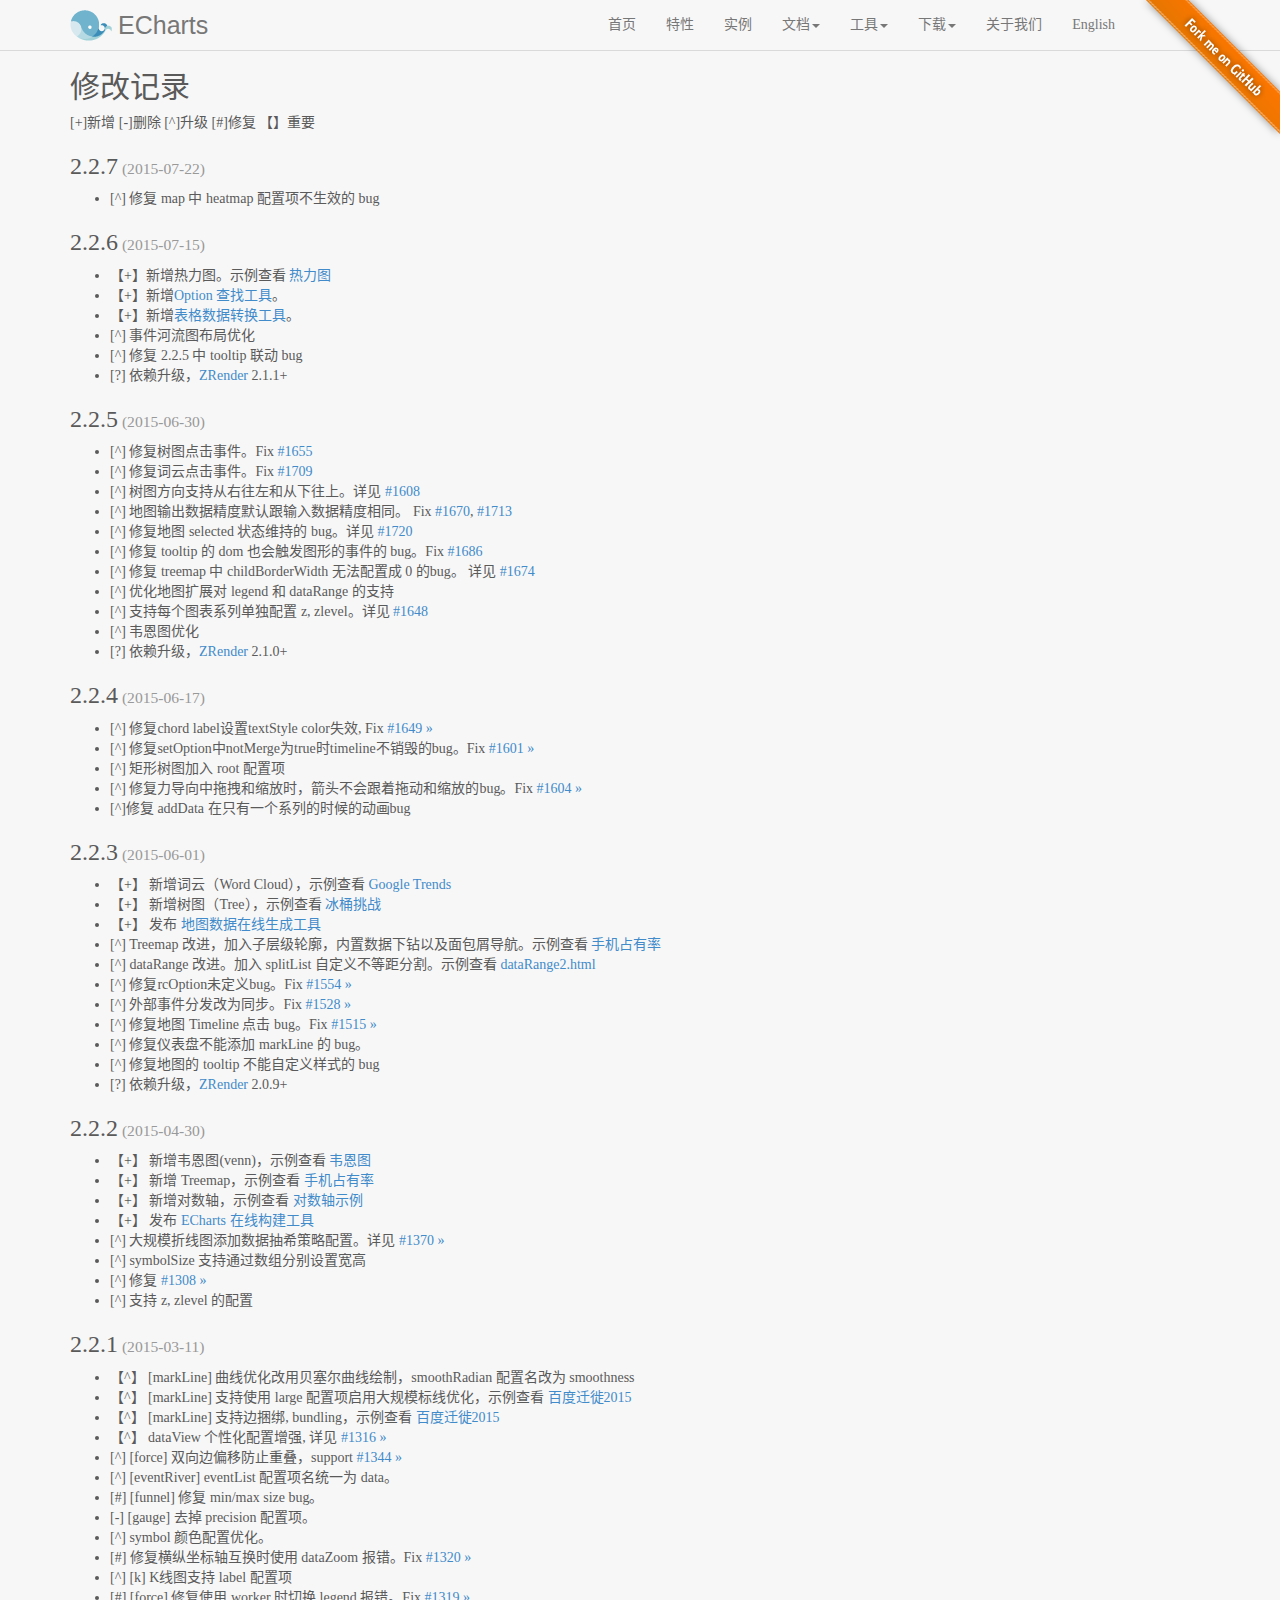
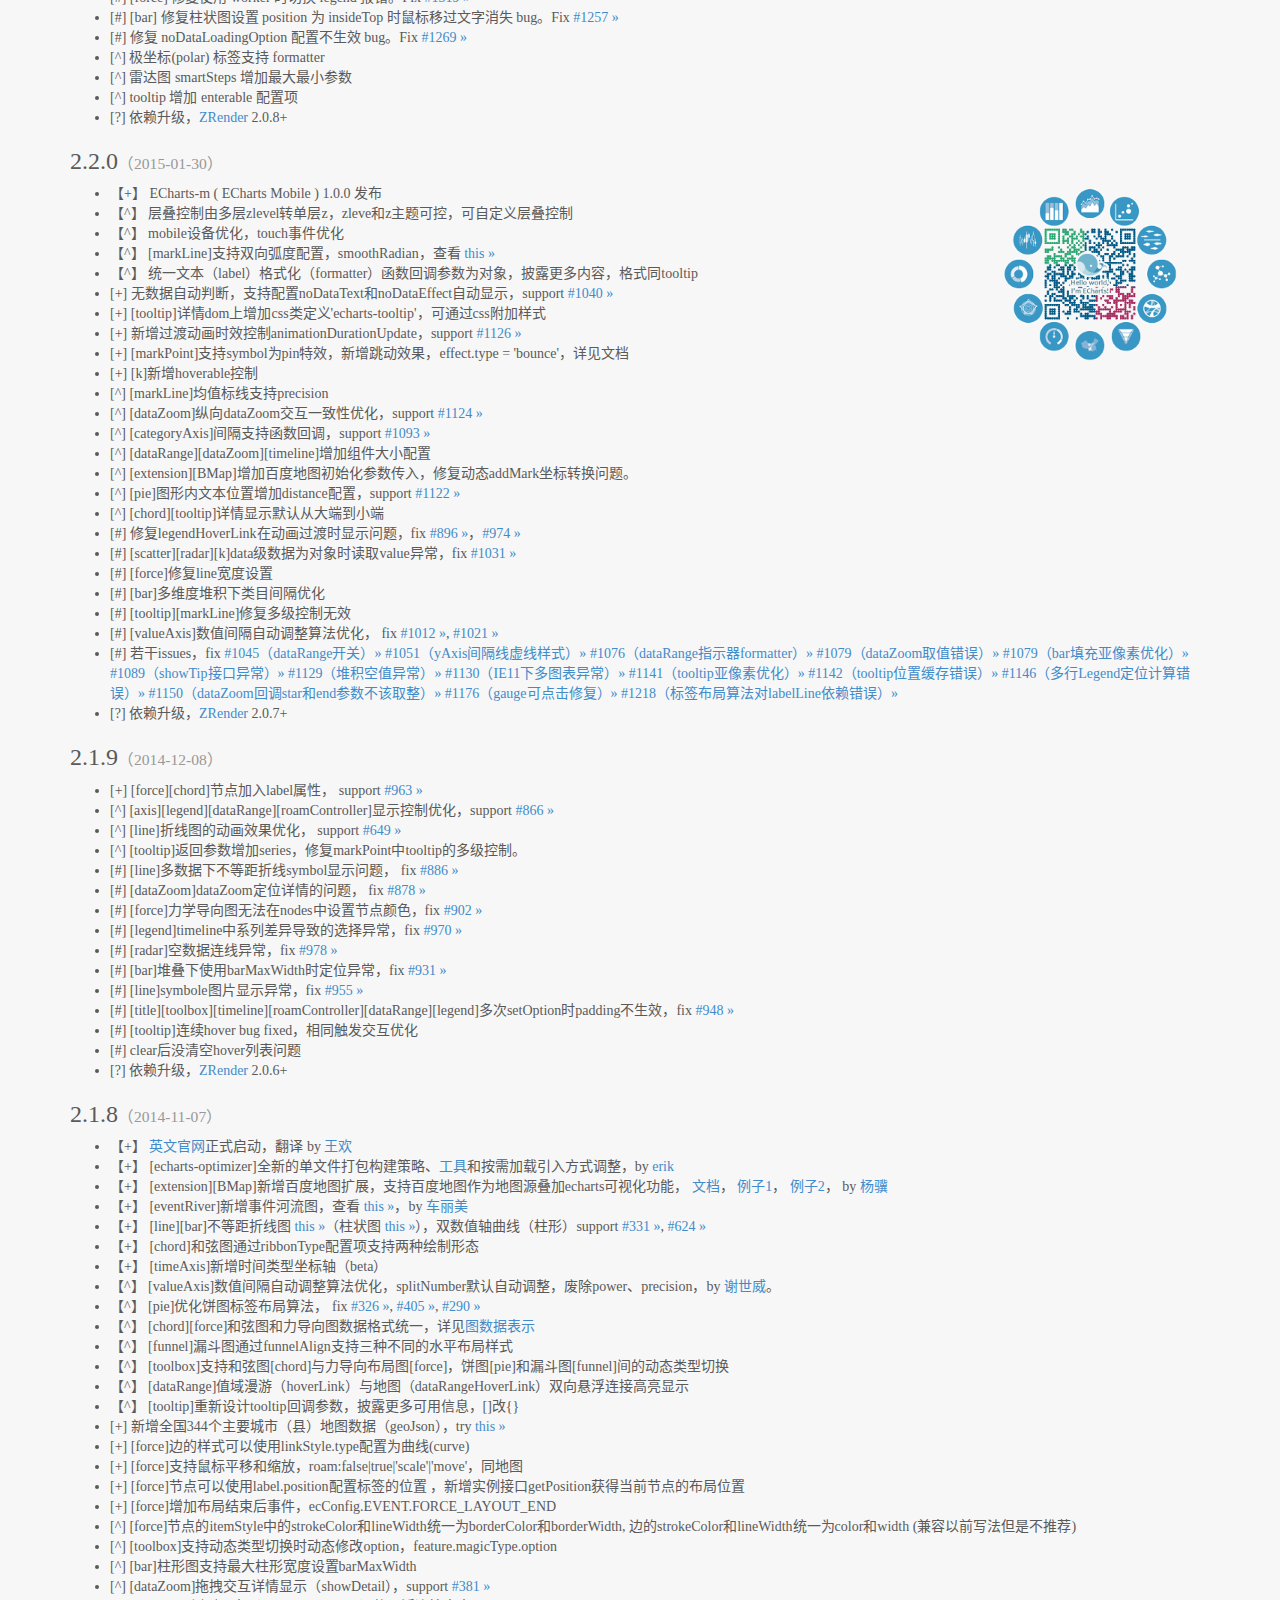
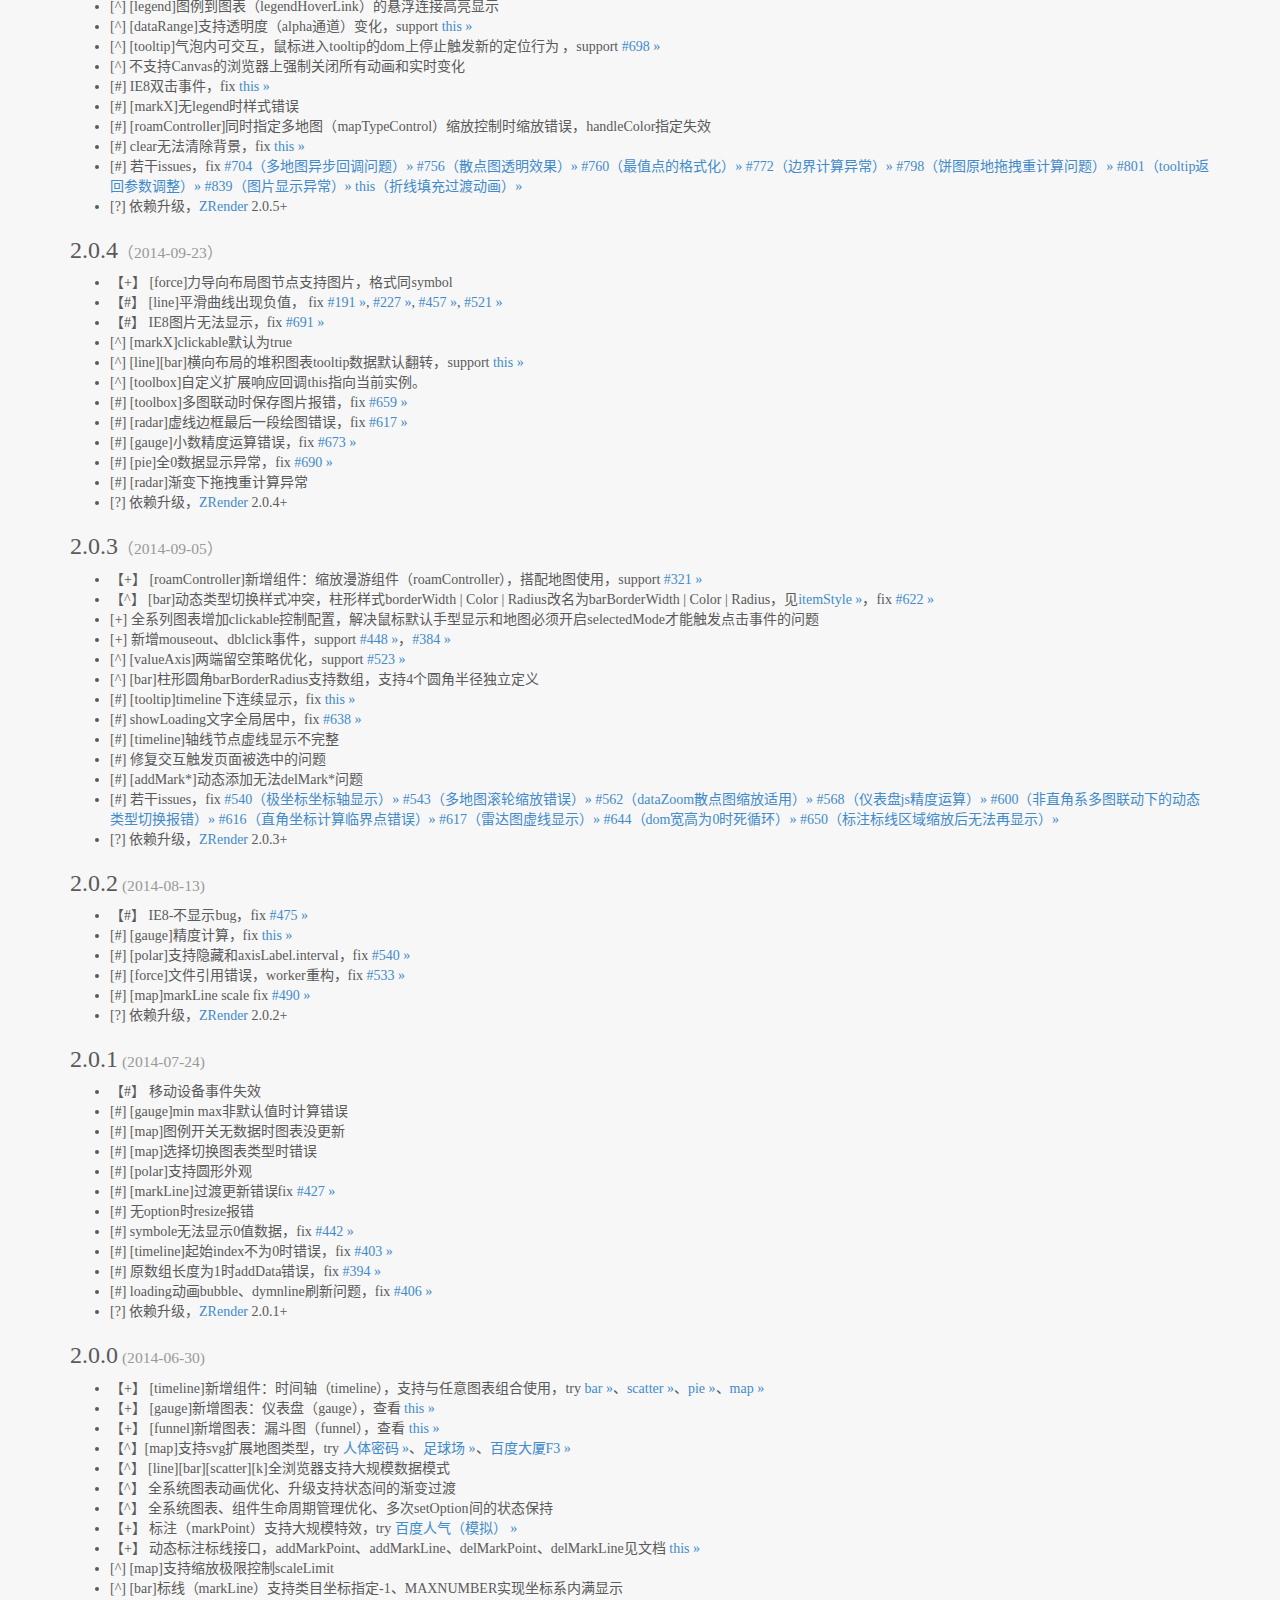
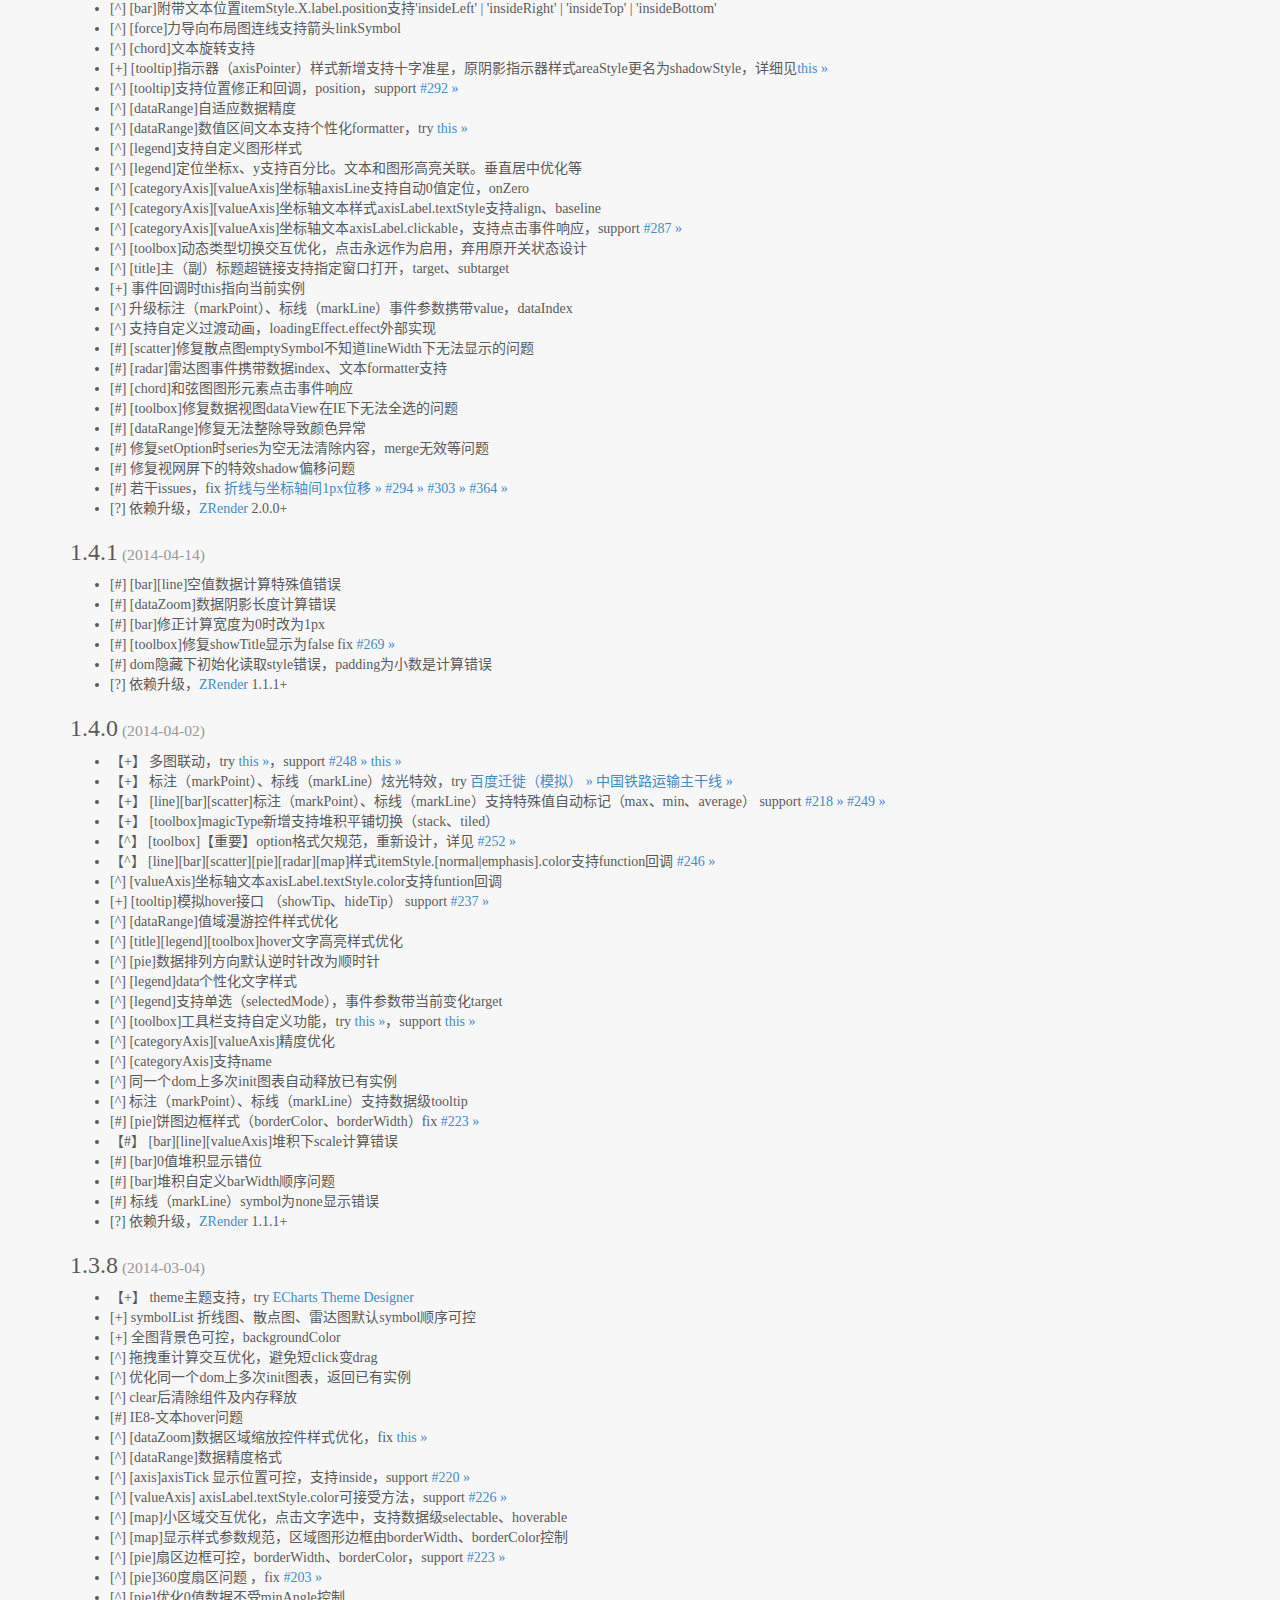
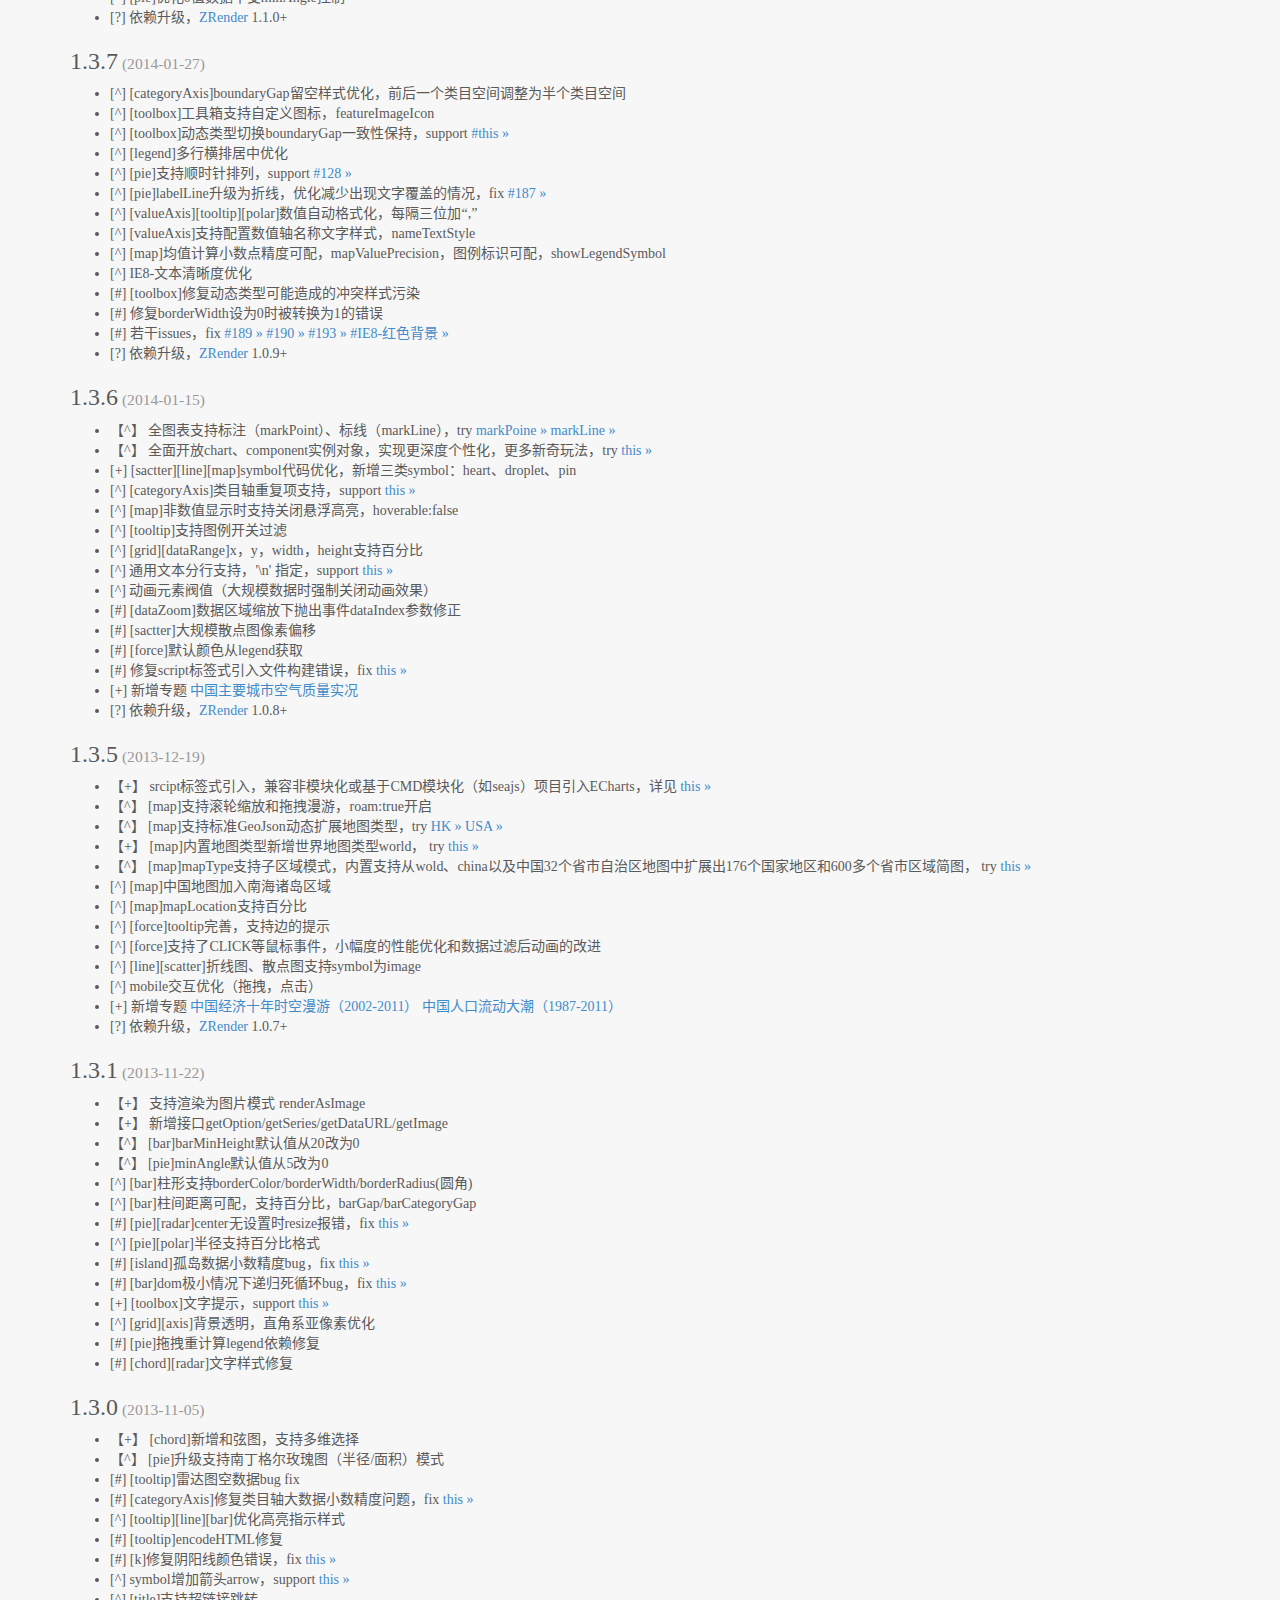
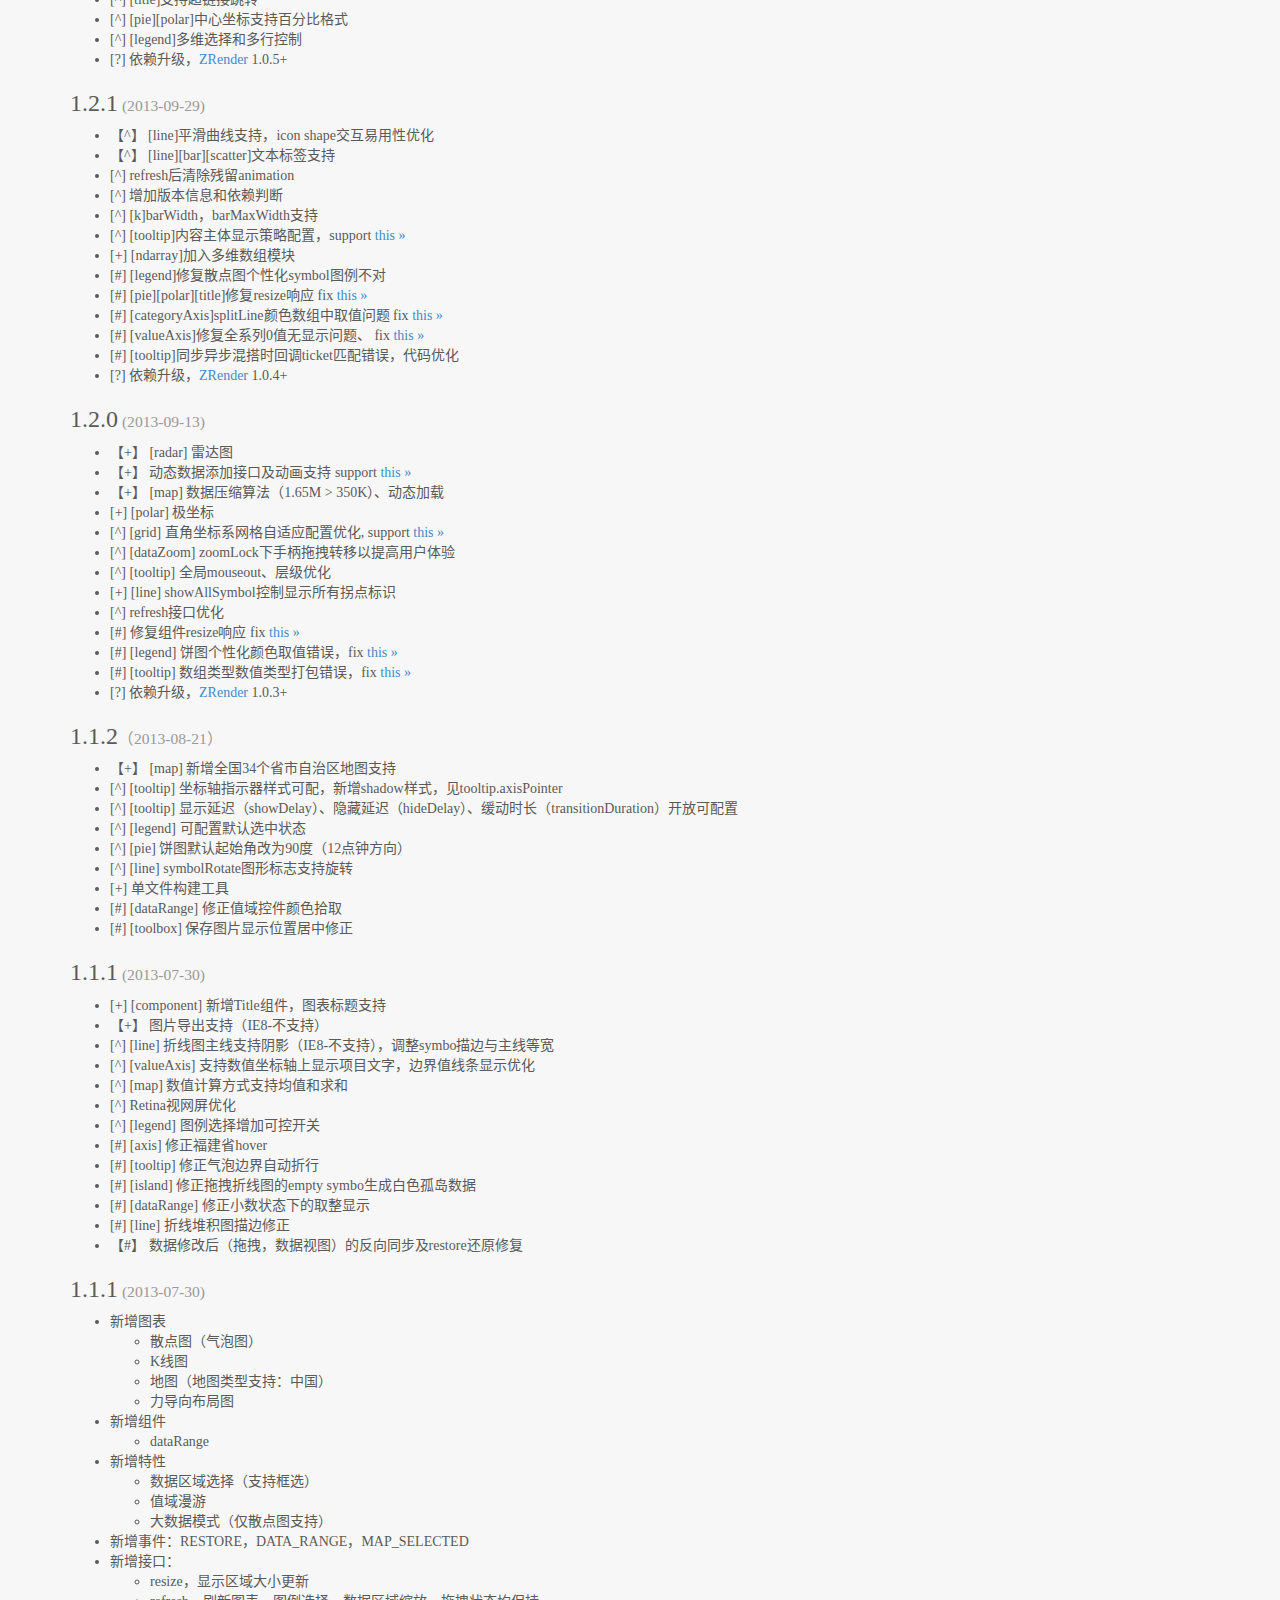
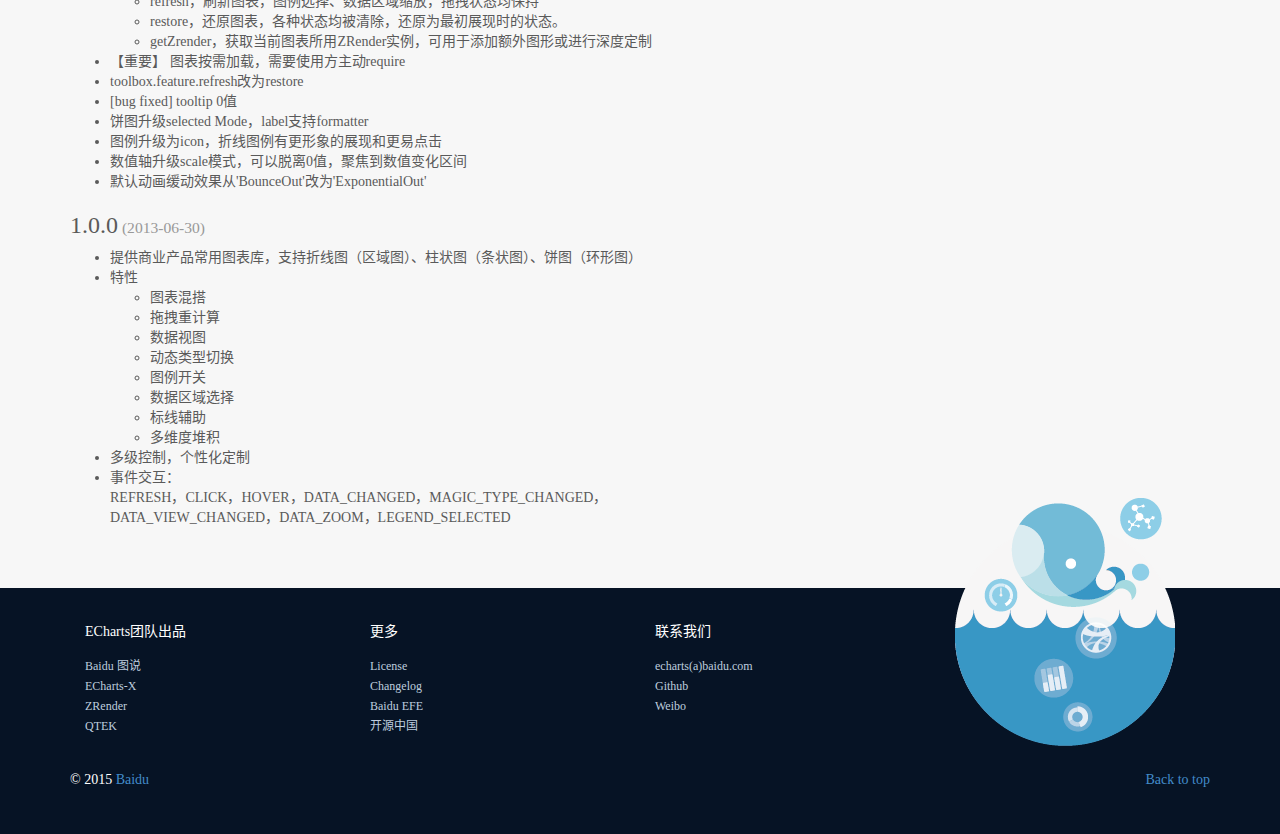
<file: static/echarts-2.2.7/doc/changelog.html>
<!DOCTYPE html>
<html lang="zh-cn">
  <head>
    <meta charset="utf-8">
    <meta http-equiv="X-UA-Compatible" content="IE=edge">
    <meta name="viewport" content="width=device-width, initial-scale=1.0">
    <meta name="description" content="ECharts">
    <meta name="author" content="kener.linfeng@gmail.com">
    <title>ECharts · Changelog</title>

    <link rel="shortcut icon" href="./asset/ico/favicon.png">

    <link href="./asset/css/font-awesome.min.css" rel="stylesheet">
    <link href="./asset/css/bootstrap.css" rel="stylesheet">
    <link href="./asset/css/carousel.css" rel="stylesheet">
    <link href="./asset/css/echartsHome.css" rel="stylesheet">
    <!-- HTML5 shim and Respond.js IE8 support of HTML5 elements and media queries -->
    <!--[if lt IE 9]>
      <script src="https://oss.maxcdn.com/html5shiv/3.7.2/html5shiv.min.js"></script>
      <script src="https://oss.maxcdn.com/respond/1.4.2/respond.min.js"></script>
    <![endif]-->
    <style type="text/css">
        .ddhide {
            height:0;
            overflow:hidden;
        }
        .ddshow {
            height:400px;
            overflow:hidden;
            transition:height 2s;
            -moz-transition:height 2s;
            -webkit-transition:height 2s;
            -o-transition:height 2s;
        }
    </style>
  </head>

  <body>
    <!-- Fixed navbar -->
    <div class="navbar navbar-default navbar-fixed-top" role="navigation" id="head"></div>

    <div class="container">
        <div id="main-wrap" class="ddhide">
            <div id="main" style="height:400px;"></div>
        </div>
        <audio id="audioV3"></audio>
        <h2>修改记录</h2>
        <span>[+]新增 [-]删除 [^]升级 [#]修复 【】重要</span>
        <div class="row-fluid">
            <div>
                <h3>2.2.7<small> (2015-07-22) </small></h3>
                <ul>
                    <li>[^] 修复 map 中 heatmap 配置项不生效的 bug</li>
                </ul>
            </div>
            <div>
                <h3>2.2.6<small> (2015-07-15) </small></h3>
                <ul>
                    <li>【+】新增热力图。示例查看 <a href="./example/heatmap.html">热力图</a></li>
                    <li>【+】新增<a href="http://echarts.baidu.com/doc/option.html">Option 查找工具</a>。</li>
                    <li>【+】新增<a href="http://echarts.baidu.com/doc/spreadsheet.html">表格数据转换工具</a>。</li>
                    <li>[^] 事件河流图布局优化</li>
                    <li>[^] 修复 2.2.5 中 tooltip 联动 bug</li>
                    <li>[?] 依赖升级，<a href="http://ecomfe.github.io/zrender/" target="_blank">ZRender</a> 2.1.1+</li>
                </ul>
            </div>
            <div>
                <h3>2.2.5<small> (2015-06-30) </small></h3>
                <ul>
                    <li>[^] 修复树图点击事件。Fix <a href="https://github.com/ecomfe/echarts/issues/1655">#1655</a></li>
                    <li>[^] 修复词云点击事件。Fix <a href="https://github.com/ecomfe/echarts/issues/1709">#1709</a></li>
                    <li>[^] 树图方向支持从右往左和从下往上。详见 <a href="https://github.com/ecomfe/echarts/issues/1608">#1608</a></li>
                    <li>[^] 地图输出数据精度默认跟输入数据精度相同。 Fix <a href="https://github.com/ecomfe/echarts/issues/1670">#1670</a>, <a href="https://github.com/ecomfe/echarts/issues/1713">#1713</a></li>
                    <li>[^] 修复地图 selected 状态维持的 bug。详见 <a href="https://github.com/ecomfe/echarts/issues/1720">#1720</a></li>
                    <li>[^] 修复 tooltip 的 dom 也会触发图形的事件的 bug。Fix <a href="https://github.com/ecomfe/echarts/issues/1686">#1686</a></li>
                    <li>[^] 修复 treemap 中 childBorderWidth 无法配置成 0 的bug。 详见 <a href="https://github.com/ecomfe/echarts/issues/1674">#1674</a></li>
                    <li>[^] 优化地图扩展对 legend 和 dataRange 的支持</li>
                    <li>[^] 支持每个图表系列单独配置 z, zlevel。详见 <a href="https://github.com/ecomfe/echarts/issues/1648">#1648</a></li>
                    <li>[^] 韦恩图优化</li>
                    <li>[?] 依赖升级，<a href="http://ecomfe.github.io/zrender/" target="_blank">ZRender</a> 2.1.0+</li>
                </ul>
            </div>
            <div>
                <h3>2.2.4<small> (2015-06-17) </small></h3>
                <ul>
                    <li>[^] 修复chord label设置textStyle color失效, Fix <a href="https://github.com/ecomfe/echarts/issues/1649">#1649 »</a></li>
                    <li>[^] 修复setOption中notMerge为true时timeline不销毁的bug。Fix <a href="https://github.com/ecomfe/echarts/issues/1601">#1601 »</a></li>
                    <li>[^] 矩形树图加入 root 配置项</li>
                    <li>[^] 修复力导向中拖拽和缩放时，箭头不会跟着拖动和缩放的bug。Fix <a href="https://github.com/ecomfe/echarts/issues/1604">#1604 »</a></li>
                    <li>[^]修复 addData 在只有一个系列的时候的动画bug</li>
                </ul>
            </div>
            <div>
                <h3>2.2.3<small> (2015-06-01) </small></h3>
                <ul>
                    <li>【+】 新增词云（Word Cloud），示例查看 <a href="./example/wordCloud.html">Google Trends</a></li>
                    <li>【+】 新增树图（Tree），示例查看 <a href="./example/tree2.html">冰桶挑战</a></li>
                    <li>【+】 发布 <a href="http://ecomfe.github.io/echarts-map-tool/">地图数据在线生成工具</a></li>
                    <li>[^] Treemap 改进，加入子层级轮廓，内置数据下钻以及面包屑导航。示例查看 <a href="./example/treemap1.html">手机占有率</a></li>
                    <li>[^] dataRange 改进。加入 splitList 自定义不等距分割。示例查看 <a href="./example/dataRange2.html">dataRange2.html</a></li>
                    <li>[^] 修复rcOption未定义bug。Fix <a href="https://github.com/ecomfe/echarts/issues/1554">#1554 »</a></li>
                    <li>[^] 外部事件分发改为同步。Fix <a href="https://github.com/ecomfe/echarts/issues/1528">#1528 »</a></li>
                    <li>[^] 修复地图 Timeline 点击 bug。Fix <a href="https://github.com/ecomfe/echarts/issues/1515">#1515 »</a></li>
                    <li>[^] 修复仪表盘不能添加 markLine 的 bug。</li>
                    <li>[^] 修复地图的 tooltip 不能自定义样式的 bug</li>
                    <li>[?] 依赖升级，<a href="http://ecomfe.github.io/zrender/" target="_blank">ZRender</a> 2.0.9+</li>
                </ul>
            </div>
            <div>
                <h3>2.2.2<small> (2015-04-30) </small></h3>
                <ul>
                    <li>【+】 新增韦恩图(venn)，示例查看 <a href="./example/venn.html">韦恩图</a></li>
                    <li>【+】 新增 Treemap，示例查看 <a href="./example/treemap.html">手机占有率</a></li>
                    <li>【+】 新增对数轴，示例查看 <a href="./example/line9.html">对数轴示例</a></li>
                    <li>【+】 发布 <a href="http://ecomfe.github.io/echarts-builder-web/">ECharts 在线构建工具</a></li>
                    <li>[^] 大规模折线图添加数据抽希策略配置。详见 <a href="https://github.com/ecomfe/echarts/issues/1370">#1370 »</a></li>
                    <li>[^] symbolSize 支持通过数组分别设置宽高</li>
                    <li>[^] 修复 <a href="https://github.com/ecomfe/echarts/issues/1308">#1308 »</a></li>
                    <li>[^] 支持 z, zlevel 的配置</li>
                </ul>
            </div>
            <div>
                <h3>2.2.1<small> (2015-03-11) </small></h3>
                <ul>
                    <li>【^】 [markLine] 曲线优化改用贝塞尔曲线绘制，smoothRadian 配置名改为 smoothness </li>
                    <li>【^】 [markLine] 支持使用 large 配置项启用大规模标线优化，示例查看 <a href="./example/map22.html">百度迁徙2015</a></li>
                    <li>【^】 [markLine] 支持边捆绑, bundling，示例查看 <a href="./example/map22.html">百度迁徙2015</a></li>
                    <li>【^】 dataView 个性化配置增强, 详见 <a href="https://github.com/ecomfe/echarts/issues/1316">#1316 »</a></li>
                    <li>[^] [force] 双向边偏移防止重叠，support <a href="https://github.com/ecomfe/echarts/issues/1344">#1344 »</a></li>
                    <li>[^] [eventRiver] eventList 配置项名统一为 data。 </li>
                    <li>[#] [funnel] 修复 min/max size bug。</li>
                    <li>[-] [gauge] 去掉 precision 配置项。</li>
                    <li>[^] symbol 颜色配置优化。</li>
                    <li>[#] 修复横纵坐标轴互换时使用 dataZoom 报错。Fix <a href="https://github.com/ecomfe/echarts/issues/1320">#1320 »</a></li>
                    <li>[^] [k] K线图支持 label 配置项</li>
                    <li>[#] [force] 修复使用 worker 时切换 legend 报错。Fix <a href="https://github.com/ecomfe/echarts/issues/1319">#1319 »</a></li>
                    <li>[#] [bar] 修复柱状图设置 position 为 insideTop 时鼠标移过文字消失 bug。Fix <a href="https://github.com/ecomfe/echarts/issues/1257">#1257 »</a></li>
                    <li>[#] 修复 noDataLoadingOption 配置不生效 bug。Fix <a href="https://github.com/ecomfe/echarts/issues/1269">#1269 »</a></li>
                    <li>[^] 极坐标(polar) 标签支持 formatter</li>
                    <li>[^] 雷达图 smartSteps 增加最大最小参数 </li>
                    <li>[^] tooltip 增加 enterable 配置项</li>
                    <li>[?] 依赖升级，<a href="http://ecomfe.github.io/zrender/" target="_blank">ZRender</a> 2.0.8+</li>
                </ul>
            </div>
            <div>
                <h3>2.2.0<small>（2015-01-30）</small></h3>
                <img src="./asset/img/why-echarts-m-cn.png"  alt="Why Echarts?" style="float:right;width:180px;margin-right:30px;"/>
                <ul>
                    <li>【+】 ECharts-m ( ECharts Mobile ) 1.0.0 发布</li>
                    <li>【^】 层叠控制由多层zlevel转单层z，zleve和z主题可控，可自定义层叠控制</li>
                    <li>【^】 mobile设备优化，touch事件优化</li>
                    <li>【^】 [markLine]支持双向弧度配置，smoothRadian，查看 <a href="./example/map21.html" target="_blank">this »</a></li>
                    <li>【^】 统一文本（label）格式化（formatter）函数回调参数为对象，披露更多内容，格式同tooltip</li>
                    <li>[+] 无数据自动判断，支持配置noDataText和noDataEffect自动显示，support <a href="https://github.com/ecomfe/echarts/issues/1040" target="_blank">#1040 »</a></li>
                    <li>[+] [tooltip]详情dom上增加css类定义'echarts-tooltip'，可通过css附加样式</li>
                    <li>[+] 新增过渡动画时效控制animationDurationUpdate，support <a href="https://github.com/ecomfe/echarts/issues/1126" target="_blank">#1126 »</a></li>
                    <li>[+] [markPoint]支持symbol为pin特效，新增跳动效果，effect.type = 'bounce'，详见文档</li>
                    <li>[+] [k]新增hoverable控制</li>
                    <li>[^] [markLine]均值标线支持precision</li>
                    <li>[^] [dataZoom]纵向dataZoom交互一致性优化，support <a href="https://github.com/ecomfe/echarts/issues/1124" target="_blank">#1124 »</a></li>
                    <li>[^] [categoryAxis]间隔支持函数回调，support <a href="https://github.com/ecomfe/echarts/issues/1093" target="_blank">#1093 »</a></li>
                    <li>[^] [dataRange][dataZoom][timeline]增加组件大小配置</li>
                    <li>[^] [extension][BMap]增加百度地图初始化参数传入，修复动态addMark坐标转换问题。</li>
                    <li>[^] [pie]图形内文本位置增加distance配置，support <a href="https://github.com/ecomfe/echarts/issues/1122" target="_blank">#1122 »</a></li>
                    <li>[^] [chord][tooltip]详情显示默认从大端到小端</li>
                    <li>[#] 修复legendHoverLink在动画过渡时显示问题，fix <a href="https://github.com/ecomfe/echarts/issues/896" target="_blank">#896 »</a>，<a href="https://github.com/ecomfe/echarts/issues/974" target="_blank">#974 »</a></li>
                    <li>[#] [scatter][radar][k]data级数据为对象时读取value异常，fix <a href="https://github.com/ecomfe/echarts/issues/1031" target="_blank">#1031 »</a></li>
                    <li>[#] [force]修复line宽度设置</li>
                    <li>[#] [bar]多维度堆积下类目间隔优化</li>
                    <li>[#] [tooltip][markLine]修复多级控制无效</li>
                    <li>[#] [valueAxis]数值间隔自动调整算法优化，
                        fix <a href="https://github.com/ecomfe/echarts/issues/1012" target="_blank">#1012 »</a>,
                        <a href="https://github.com/ecomfe/echarts/issues/1021" target="_blank">#1021 »</a>
                    </li>
                    <li>[#] 若干issues，fix
                        <a href="https://github.com/ecomfe/echarts/issues/1045" target="_blank">#1045（dataRange开关）»</a>
                        <a href="https://github.com/ecomfe/echarts/issues/1051" target="_blank">#1051（yAxis间隔线虚线样式）»</a>
                        <a href="https://github.com/ecomfe/echarts/issues/1076" target="_blank">#1076（dataRange指示器formatter）»</a>
                        <a href="https://github.com/ecomfe/echarts/issues/1078" target="_blank">#1079（dataZoom取值错误）»</a>
                        <a href="https://github.com/ecomfe/echarts/issues/1079" target="_blank">#1079（bar填充亚像素优化）»</a>
                        <a href="https://github.com/ecomfe/echarts/issues/1089" target="_blank">#1089（showTip接口异常）»</a>
                        <a href="https://github.com/ecomfe/echarts/issues/1129" target="_blank">#1129（堆积空值异常）»</a>
                        <a href="https://github.com/ecomfe/echarts/issues/1130" target="_blank">#1130（IE11下多图表异常）»</a>
                        <a href="https://github.com/ecomfe/echarts/issues/1141" target="_blank">#1141（tooltip亚像素优化）»</a>
                        <a href="https://github.com/ecomfe/echarts/issues/1142" target="_blank">#1142（tooltip位置缓存错误）»</a>
                        <a href="https://github.com/ecomfe/echarts/issues/1146" target="_blank">#1146（多行Legend定位计算错误）»</a>
                        <a href="https://github.com/ecomfe/echarts/issues/1150" target="_blank">#1150（dataZoom回调star和end参数不该取整）»</a>
                        <a href="https://github.com/ecomfe/echarts/issues/1176" target="_blank">#1176（gauge可点击修复）»</a>
                        <a href="https://github.com/ecomfe/echarts/issues/1218" target="_blank">#1218（标签布局算法对labelLine依赖错误）»</a>
                    </li>
                    <li>[?] 依赖升级，<a href="http://ecomfe.github.io/zrender/" target="_blank">ZRender</a> 2.0.7+</li>
                </ul>
            </div>

            <div>
                <h3>2.1.9<small>（2014-12-08）</small></h3>
                <ul>
                    <li>[+] [force][chord]节点加入label属性， support <a href="https://github.com/ecomfe/echarts/issues/963" target="_blank">#963 »</a></li>
                    <li>[^] [axis][legend][dataRange][roamController]显示控制优化，support <a href="https://github.com/ecomfe/echarts/issues/866" target="_blank">#866 »</a></li>
                    <li>[^] [line]折线图的动画效果优化， support <a href="https://github.com/ecomfe/echarts/issues/649" target="_blank">#649 »</a></li>
                    <li>[^] [tooltip]返回参数增加series，修复markPoint中tooltip的多级控制。</li>
                    <li>[#] [line]多数据下不等距折线symbol显示问题， fix <a href="https://github.com/ecomfe/echarts/issues/886" target="_blank">#886 »</a></li>
                    <li>[#] [dataZoom]dataZoom定位详情的问题， fix <a href="https://github.com/ecomfe/echarts/issues/878" target="_blank">#878 »</a></li>
                    <li>[#] [force]力学导向图无法在nodes中设置节点颜色，fix <a href="https://github.com/ecomfe/echarts/issues/902" target="_blank">#902 »</a></li>
                    <li>[#] [legend]timeline中系列差异导致的选择异常，fix <a href="https://github.com/ecomfe/echarts/issues/970" target="_blank">#970 »</a></li>
                    <li>[#] [radar]空数据连线异常，fix <a href="https://github.com/ecomfe/echarts/issues/978" target="_blank">#978 »</a></li>
                    <li>[#] [bar]堆叠下使用barMaxWidth时定位异常，fix <a href="https://github.com/ecomfe/echarts/issues/931" target="_blank">#931 »</a></li>
                    <li>[#] [line]symbole图片显示异常，fix <a href="https://github.com/ecomfe/echarts/issues/955" target="_blank">#955 »</a></li>
                    <li>[#] [title][toolbox][timeline][roamController][dataRange][legend]多次setOption时padding不生效，fix <a href="https://github.com/ecomfe/echarts/issues/948" target="_blank">#948 »</a></li>
                    <li>[#] [tooltip]连续hover bug fixed，相同触发交互优化</li>
                    <li>[#] clear后没清空hover列表问题</li>
                    <li>[?] 依赖升级，<a href="http://ecomfe.github.io/zrender/" target="_blank">ZRender</a> 2.0.6+</li>
                </ul>
            </div>

            <div>
                <h3>2.1.8<small>（2014-11-07）</small></h3>
                <ul>
                    <li>【+】 <a href="../index-en.html">英文官网</a>正式启动，翻译 by <a href="http://weibo.com/u/1796972522" target="_blank">王欢</a></li>
                    <li>【+】 [echarts-optimizer]全新的单文件打包构建策略、<a href="https://github.com/ecomfe/echarts-optimizer" target="_blank">工具</a>和按需加载引入方式调整，by <a href="http://weibo.com/errorrik" target="_blank">erik</a></li>
                    <li>【+】 [extension][BMap]新增百度地图扩展，支持百度地图作为地图源叠加echarts可视化功能，
                        <a href="../extension/BMap/doc/doc.html" target="_blank">文档</a>，
                        <a href="../extension/BMap/doc/BMap.html" target="_blank">例子1</a>，
                        <a href="../extension/BMap/doc/example.html" target="_blank">例子2</a>，
                        by <a href="http://weibo.com/wind108369" target="_blank">杨骥</a>
                    </li>
                    <li>【+】 [eventRiver]新增事件河流图，查看 <a href="./example.html#eventRiver" target="_blank">this »</a>，by <a href="http://weibo.com/u/2076050925" target="_blank">车丽美</a></li>
                    <li>【+】 [line][bar]不等距折线图
                        <a href="./example/line7.html" target="_blank">this »</a>（柱状图
                        <a href="./example/bar13.html" target="_blank">this »</a>），双数值轴曲线（柱形）support
                        <a href="https://github.com/ecomfe/echarts/issues/331" target="_blank">#331 »</a>,
                        <a href="https://github.com/ecomfe/echarts/issues/624" target="_blank">#624 »</a>
                    </li>
                    <li>【+】 [chord]和弦图通过ribbonType配置项支持两种绘制形态</li>
                    <li>【+】 [timeAxis]新增时间类型坐标轴（beta）</li>
                    <li>【^】 [valueAxis]数值间隔自动调整算法优化，splitNumber默认自动调整，废除power、precision，by <a href="https://github.com/i6ma" target="_blank">谢世威</a>。</li>
                    <li>【^】 [pie]优化饼图标签布局算法， fix
                        <a href="https://github.com/ecomfe/echarts/issues/326" target="_blank">#326 »</a>,
                        <a href="https://github.com/ecomfe/echarts/issues/405" target="_blank">#405 »</a>,
                        <a href="https://github.com/ecomfe/echarts/issues/290" target="_blank">#290 »</a>
                    </li>
                    <li>【^】 [chord][force]和弦图和力导向图数据格式统一，详见<a href="./doc.html#图数据表示" target="_blank">图数据表示</a></li>
                    <li>【^】 [funnel]漏斗图通过funnelAlign支持三种不同的水平布局样式</li>
                    <li>【^】 [toolbox]支持和弦图[chord]与力导向布局图[force]，饼图[pie]和漏斗图[funnel]间的动态类型切换</li>
                    <li>【^】 [dataRange]值域漫游（hoverLink）与地图（dataRangeHoverLink）双向悬浮连接高亮显示</li>
                    <li>【^】 [tooltip]重新设计tooltip回调参数，披露更多可用信息，[]改{}</li>
                    <li>[+] 新增全国344个主要城市（县）地图数据（geoJson），try <a href="./example/map20.html" target="_blank">this »</a></li>
                    <li>[+] [force]边的样式可以使用linkStyle.type配置为曲线(curve) </li>
                    <li>[+] [force]支持鼠标平移和缩放，roam:false|true|'scale'|'move'，同地图 </li>
                    <li>[+] [force]节点可以使用label.position配置标签的位置 ，新增实例接口getPosition获得当前节点的布局位置</li>
                    <li>[+] [force]增加布局结束后事件，ecConfig.EVENT.FORCE_LAYOUT_END</li>
                    <li>[^] [force]节点的itemStyle中的strokeColor和lineWidth统一为borderColor和borderWidth, 边的strokeColor和lineWidth统一为color和width (兼容以前写法但是不推荐) </li>
                    <li>[^] [toolbox]支持动态类型切换时动态修改option，feature.magicType.option</li>
                    <li>[^] [bar]柱形图支持最大柱形宽度设置barMaxWidth</li>
                    <li>[^] [dataZoom]拖拽交互详情显示（showDetail），support <a href="https://github.com/ecomfe/echarts/issues/381" target="_blank">#381 »</a></li>
                    <li>[^] [legend]图例到图表（legendHoverLink）的悬浮连接高亮显示</li>
                    <li>[^] [dataRange]支持透明度（alpha通道）变化，support <a href="http://www.oschina.net/question/2241318_175315" target="_blank">this »</a></li>
                    <li>[^] [tooltip]气泡内可交互，鼠标进入tooltip的dom上停止触发新的定位行为 ，support <a href="https://github.com/ecomfe/echarts/issues/698" target="_blank">#698 »</a></li>
                    <li>[^] 不支持Canvas的浏览器上强制关闭所有动画和实时变化</li>
                    <li>[#] IE8双击事件，fix <a href="http://www.oschina.net/question/699139_173111" target="_blank">this »</a></li>
                    <li>[#] [markX]无legend时样式错误</li>
                    <li>[#] [roamController]同时指定多地图（mapTypeControl）缩放控制时缩放错误，handleColor指定失效</li>
                    <li>[#] clear无法清除背景，fix <a href="http://www.oschina.net/question/2005941_178466" target="_blank">this »</a></li>
                    <li>[#] 若干issues，fix
                        <a href="https://github.com/ecomfe/echarts/issues/704" target="_blank">#704（多地图异步回调问题）»</a>
                        <a href="https://github.com/ecomfe/echarts/issues/756" target="_blank">#756（散点图透明效果）»</a>
                        <a href="https://github.com/ecomfe/echarts/issues/760" target="_blank">#760（最值点的格式化）»</a>
                        <a href="https://github.com/ecomfe/echarts/issues/772" target="_blank">#772（边界计算异常）»</a>
                        <a href="https://github.com/ecomfe/echarts/issues/798" target="_blank">#798（饼图原地拖拽重计算问题）»</a>
                        <a href="https://github.com/ecomfe/echarts/issues/801" target="_blank">#801（tooltip返回参数调整）»</a>
                        <a href="https://github.com/ecomfe/echarts/issues/839" target="_blank">#839（图片显示异常）»</a>
                        <a href="http://www.oschina.net/question/2003065_173244" target="_blank">this（折线填充过渡动画）»</a>
                    </li>
                    <li>[?] 依赖升级，<a href="http://ecomfe.github.io/zrender/" target="_blank">ZRender</a> 2.0.5+</li>
                </ul>
            </div>

            <div>
                <h3>2.0.4<small>（2014-09-23）</small></h3>
                <ul>
                    <li>【+】 [force]力导向布局图节点支持图片，格式同symbol</li>
                    <li>【#】 [line]平滑曲线出现负值， fix
                        <a href="https://github.com/ecomfe/echarts/issues/191" target="_blank">#191 »</a>,
                        <a href="https://github.com/ecomfe/echarts/issues/227" target="_blank">#227 »</a>,
                        <a href="https://github.com/ecomfe/echarts/issues/457" target="_blank">#457 »</a>,
                        <a href="https://github.com/ecomfe/echarts/issues/521" target="_blank">#521 »</a>
                    </li>
                    <li>【#】 IE8图片无法显示，fix <a href="https://github.com/ecomfe/echarts/issues/691" target="_blank">#691 »</a></li>
                    <li>[^] [markX]clickable默认为true</li>
                    <li>[^] [line][bar]横向布局的堆积图表tooltip数据默认翻转，support <a href="http://www.oschina.net/question/2243452_172885" target="_blank">this »</a></li>
                    <li>[^] [toolbox]自定义扩展响应回调this指向当前实例。</li>
                    <li>[#] [toolbox]多图联动时保存图片报错，fix <a href="https://github.com/ecomfe/echarts/issues/659" target="_blank">#659 »</a></li>
                    <li>[#] [radar]虚线边框最后一段绘图错误，fix <a href="https://github.com/ecomfe/echarts/issues/617" target="_blank">#617 »</a></li>
                    <li>[#] [gauge]小数精度运算错误，fix <a href="https://github.com/ecomfe/echarts/issues/673" target="_blank">#673 »</a></li>
                    <li>[#] [pie]全0数据显示异常，fix <a href="https://github.com/ecomfe/echarts/issues/690" target="_blank">#690 »</a></li>
                    <li>[#] [radar]渐变下拖拽重计算异常</li>
                    <li>[?] 依赖升级，<a href="http://ecomfe.github.io/zrender/" target="_blank">ZRender</a> 2.0.4+</li>
                </ul>
            </div>

            <div>
                <h3>2.0.3<small>（2014-09-05）</small></h3>
                <ul>
                    <li>【+】 [roamController]新增组件：缩放漫游组件（roamController），搭配地图使用，support <a href="https://github.com/ecomfe/echarts/issues/321" target="_blank">#321 »</a></li>
                    <li>【^】 [bar]动态类型切换样式冲突，柱形样式borderWidth | Color | Radius改名为barBorderWidth | Color | Radius，见<a href="./doc.html#ItemStyle " target="_blank">itemStyle »</a>，fix <a href="https://github.com/ecomfe/echarts/issues/622" target="_blank">#622 »</a></li>
                    <li>[+] 全系列图表增加clickable控制配置，解决鼠标默认手型显示和地图必须开启selectedMode才能触发点击事件的问题</li>
                    <li>[+] 新增mouseout、dblclick事件，support <a href="https://github.com/ecomfe/echarts/issues/448" target="_blank">#448 »</a>，<a href="https://github.com/ecomfe/echarts/issues/384" target="_blank">#384 »</a></li>
                    <li>[^] [valueAxis]两端留空策略优化，support <a href="https://github.com/ecomfe/echarts/issues/523" target="_blank">#523 »</a></li>
                    <li>[^] [bar]柱形圆角barBorderRadius支持数组，支持4个圆角半径独立定义</li>
                    <li>[#] [tooltip]timeline下连续显示，fix <a href="http://www.oschina.net/question/1991188_167046" target="_blank">this »</a></li>
                    <li>[#] showLoading文字全局居中，fix <a href="https://github.com/ecomfe/echarts/issues/638" target="_blank">#638 »</a></li>
                    <li>[#] [timeline]轴线节点虚线显示不完整</li>
                    <li>[#] 修复交互触发页面被选中的问题</li>
                    <li>[#] [addMark*]动态添加无法delMark*问题</li>
                    <li>[#] 若干issues，fix
                        <a href="https://github.com/ecomfe/echarts/issues/540" target="_blank">#540（极坐标坐标轴显示）»</a>
                        <a href="https://github.com/ecomfe/echarts/issues/543" target="_blank">#543（多地图滚轮缩放错误）»</a>
                        <a href="https://github.com/ecomfe/echarts/issues/562" target="_blank">#562（dataZoom散点图缩放适用）»</a>
                        <a href="https://github.com/ecomfe/echarts/issues/568" target="_blank">#568（仪表盘js精度运算）»</a>
                        <a href="https://github.com/ecomfe/echarts/issues/600" target="_blank">#600（非直角系多图联动下的动态类型切换报错）»</a>
                        <a href="https://github.com/ecomfe/echarts/issues/616" target="_blank">#616（直角坐标计算临界点错误）»</a>
                        <a href="https://github.com/ecomfe/echarts/issues/617" target="_blank">#617（雷达图虚线显示）»</a>
                        <a href="https://github.com/ecomfe/echarts/issues/644" target="_blank">#644（dom宽高为0时死循环）»</a>
                        <a href="https://github.com/ecomfe/echarts/issues/650" target="_blank">#650（标注标线区域缩放后无法再显示）»</a>
                    </li>
                    <li>[?] 依赖升级，<a href="http://ecomfe.github.io/zrender/" target="_blank">ZRender</a> 2.0.3+</li>
                </ul>
            </div>

            <div>
                <h3>2.0.2<small> (2014-08-13)</small></h3>
                <ul>
                    <li>【#】 IE8-不显示bug，fix <a href="https://github.com/ecomfe/echarts/issues/475" target="_blank">#475 »</a></li>
                    <li>[#] [gauge]精度计算，fix <a href="http://www.oschina.net/question/1410502_164606" target="_blank">this »</a></li>
                    <li>[#] [polar]支持隐藏和axisLabel.interval，fix <a href="https://github.com/ecomfe/echarts/issues/540" target="_blank">#540 »</a></li>
                    <li>[#] [force]文件引用错误，worker重构，fix <a href="https://github.com/ecomfe/echarts/issues/533" target="_blank">#533 »</a></li>
                    <li>[#] [map]markLine scale fix <a href="https://github.com/ecomfe/echarts/issues/490" target="_blank">#490 »</a></li>
                    <li>[?] 依赖升级，<a href="http://ecomfe.github.io/zrender/" target="_blank">ZRender</a> 2.0.2+</li>
                </ul>
            </div>

            <div>
                <h3>2.0.1<small> (2014-07-24)</small></h3>
                <ul>
                    <li>【#】 移动设备事件失效</li>
                    <li>[#] [gauge]min max非默认值时计算错误</li>
                    <li>[#] [map]图例开关无数据时图表没更新</li>
                    <li>[#] [map]选择切换图表类型时错误</li>
                    <li>[#] [polar]支持圆形外观</li>
                    <li>[#] [markLine]过渡更新错误fix <a href="https://github.com/ecomfe/echarts/issues/427" target="_blank">#427 »</a></li>
                    <li>[#] 无option时resize报错</li>
                    <li>[#] symbole无法显示0值数据，fix <a href="https://github.com/ecomfe/echarts/issues/442" target="_blank">#442 »</a></li>
                    <li>[#] [timeline]起始index不为0时错误，fix <a href="https://github.com/ecomfe/echarts/issues/403" target="_blank">#403 »</a></li>
                    <li>[#] 原数组长度为1时addData错误，fix <a href="https://github.com/ecomfe/echarts/issues/394" target="_blank">#394 »</a></li>
                    <li>[#] loading动画bubble、dymnline刷新问题，fix <a href="https://github.com/ecomfe/echarts/issues/406" target="_blank">#406 »</a></li>
                    <li>[?] 依赖升级，<a href="http://ecomfe.github.io/zrender/" target="_blank">ZRender</a> 2.0.1+</li>
                </ul>
            </div>

            <div>
                <h3>2.0.0<small> (2014-06-30)</small></h3>
                <ul>
                    <li>【+】 [timeline]新增组件：时间轴（timeline），支持与任意图表组合使用，try <a href="./example/bar11.html" target="_blank">bar »</a>、<a href="./example/scatter4.html" target="_blank">scatter »</a>、<a href="./example/pie7.html" target="_blank">pie »</a>、<a href="./example/map14.html" target="_blank">map »</a></li>
                    <li>【+】 [gauge]新增图表：仪表盘（gauge），查看 <a href="./example.html#gauge " target="_blank">this »</a></li>
                    <li>【+】 [funnel]新增图表：漏斗图（funnel），查看 <a href="./example.html#funnel " target="_blank">this »</a></li>
                    <li>【^】[map]支持svg扩展地图类型，try <a href="./example/map16.html" target="_blank">人体密码 »</a>、<a href="./example/map17.html" target="_blank">足球场 »</a>、<a href="./example/map18.html" target="_blank">百度大厦F3 »</a></li>
                    <li>【^】 [line][bar][scatter][k]全浏览器支持大规模数据模式</li>
                    <li>【^】 全系统图表动画优化、升级支持状态间的渐变过渡</li>
                    <li>【^】 全系统图表、组件生命周期管理优化、多次setOption间的状态保持</li>
                    <li>【+】 标注（markPoint）支持大规模特效，try <a href="./example/map15.html" target="_blank">百度人气（模拟） »</a></li>
                    <li>【+】 动态标注标线接口，addMarkPoint、addMarkLine、delMarkPoint、delMarkLine见文档 <a href="./doc.html#实例方法 " target="_blank">this »</a></li>
                    <li>[^] [map]支持缩放极限控制scaleLimit</li>
                    <li>[^] [bar]标线（markLine）支持类目坐标指定-1、MAXNUMBER实现坐标系内满显示</li>
                    <li>[^] [bar]附带文本位置itemStyle.X.label.position支持'insideLeft' | 'insideRight' | 'insideTop' | 'insideBottom'</li>
                    <li>[^] [force]力导向布局图连线支持箭头linkSymbol</li>
                    <li>[^] [chord]文本旋转支持</li>
                    <li>[+] [tooltip]指示器（axisPointer）样式新增支持十字准星，原阴影指示器样式areaStyle更名为shadowStyle，详细见<a href="doc.html#Tooltip" target="_blank">this »</a></li>
                    <li>[^] [tooltip]支持位置修正和回调，position，support <a href="https://github.com/ecomfe/echarts/issues/292" target="_blank">#292 »</a></li>
                    <li>[^] [dataRange]自适应数据精度</li>
                    <li>[^] [dataRange]数值区间文本支持个性化formatter，try <a href="./example/dataRange.html" target="_blank">this »</a></li>
                    <li>[^] [legend]支持自定义图形样式</li>
                    <li>[^] [legend]定位坐标x、y支持百分比。文本和图形高亮关联。垂直居中优化等</li>
                    <li>[^] [categoryAxis][valueAxis]坐标轴axisLine支持自动0值定位，onZero</li>
                    <li>[^] [categoryAxis][valueAxis]坐标轴文本样式axisLabel.textStyle支持align、baseline</li>
                    <li>[^] [categoryAxis][valueAxis]坐标轴文本axisLabel.clickable，支持点击事件响应，support <a href="https://github.com/ecomfe/echarts/issues/287" target="_blank">#287 »</a></li>
                    <li>[^] [toolbox]动态类型切换交互优化，点击永远作为启用，弃用原开关状态设计</li>
                    <li>[^] [title]主（副）标题超链接支持指定窗口打开，target、subtarget</li>
                    <li>[+] 事件回调时this指向当前实例</li>
                    <li>[^] 升级标注（markPoint）、标线（markLine）事件参数携带value，dataIndex</li>
                    <li>[^] 支持自定义过渡动画，loadingEffect.effect外部实现</li>
                    <li>[#] [scatter]修复散点图emptySymbol不知道lineWidth下无法显示的问题</li>
                    <li>[#] [radar]雷达图事件携带数据index、文本formatter支持</li>
                    <li>[#] [chord]和弦图图形元素点击事件响应</li>
                    <li>[#] [toolbox]修复数据视图dataView在IE下无法全选的问题</li>
                    <li>[#] [dataRange]修复无法整除导致颜色异常</li>
                    <li>[#] 修复setOption时series为空无法清除内容，merge无效等问题 </li>
                    <li>[#] 修复视网屏下的特效shadow偏移问题</li>
                    <li>[#] 若干issues，fix
                        <a href="#" target="_blank">折线与坐标轴间1px位移 »</a>
                        <a href="https://github.com/ecomfe/echarts/issues/294" target="_blank">#294 »</a>
                        <a href="https://github.com/ecomfe/echarts/issues/303" target="_blank">#303 »</a>
                        <a href="https://github.com/ecomfe/echarts/issues/364" target="_blank">#364 »</a>
                    </li>
                    <li>[?] 依赖升级，<a href="http://ecomfe.github.io/zrender/" target="_blank">ZRender</a> 2.0.0+</li>
                </ul>
            </div>

            <div>
                <h3>1.4.1<small> (2014-04-14)</small></h3>
                <ul>
                    <li>[#] [bar][line]空值数据计算特殊值错误</li>
                    <li>[#] [dataZoom]数据阴影长度计算错误</li>
                    <li>[#] [bar]修正计算宽度为0时改为1px</li>
                    <li>[#] [toolbox]修复showTitle显示为false fix <a href="https://github.com/ecomfe/echarts/issues/269" target="_blank">#269 »</a></li>
                    <li>[#] dom隐藏下初始化读取style错误，padding为小数是计算错误</li>
                    <li>[?] 依赖升级，<a href="http://ecomfe.github.io/zrender/" target="_blank">ZRender</a> 1.1.1+</li>
                </ul>
            </div>

            <div>
                <h3>1.4.0<small> (2014-04-02)</small></h3>
                <ul>
                    <li>【+】 多图联动，try <a href="./example/mix8.html" target="_blank">this »</a>，support <a href="https://github.com/ecomfe/echarts/issues/248" target="_blank">#248 »</a> <a href="http://www.oschina.net/question/1457761_145010" target="_blank">this »</a></li>
                    <li>【+】 标注（markPoint）、标线（markLine）炫光特效，try <a href="./example/map11.html" target="_blank">百度迁徙（模拟） »</a> <a href="./example/map12.html" target="_blank">中国铁路运输主干线 »</a></li>
                    <li>【+】 [line][bar][scatter]标注（markPoint）、标线（markLine）支持特殊值自动标记（max、min、average） support <a href="https://github.com/ecomfe/echarts/issues/218" target="_blank">#218 »</a> <a href="https://github.com/ecomfe/echarts/issues/249" target="_blank">#249 »</a></li>
                    <li>【+】 [toolbox]magicType新增支持堆积平铺切换（stack、tiled）</li>
                    <li>【^】 [toolbox]【重要】option格式欠规范，重新设计，详见  <a href="https://github.com/ecomfe/echarts/issues/252" target="_blank">#252 »</a></li>
                    <li>【^】 [line][bar][scatter][pie][radar][map]样式itemStyle.[normal|emphasis].color支持function回调   <a href="https://github.com/ecomfe/echarts/issues/246" target="_blank">#246 »</a></li>
                    <li>[^] [valueAxis]坐标轴文本axisLabel.textStyle.color支持funtion回调</li>
                    <li>[+] [tooltip]模拟hover接口 （showTip、hideTip） support <a href="https://github.com/ecomfe/echarts/issues/237" target="_blank">#237 »</a></li>
                    <li>[^] [dataRange]值域漫游控件样式优化</li>
                    <li>[^] [title][legend][toolbox]hover文字高亮样式优化</li>
                    <li>[^] [pie]数据排列方向默认逆时针改为顺时针</li>
                    <li>[^] [legend]data个性化文字样式</li>
                    <li>[^] [legend]支持单选（selectedMode），事件参数带当前变化target</li>
                    <li>[^] [toolbox]工具栏支持自定义功能，try <a href="example/toolbox.html" target="_blank">this »</a>，support <a href="http://www.oschina.net/question/1020272_144976" target="_blank">this »</a></li>
                    <li>[^] [categoryAxis][valueAxis]精度优化</li>
                    <li>[^] [categoryAxis]支持name</li>
                    <li>[^] 同一个dom上多次init图表自动释放已有实例</li>
                    <li>[^] 标注（markPoint）、标线（markLine）支持数据级tooltip</li>
                    <li>[#] [pie]饼图边框样式（borderColor、borderWidth）fix <a href="https://github.com/ecomfe/echarts/issues/223" target="_blank">#223 »</a></li>
                    <li>【#】 [bar][line][valueAxis]堆积下scale计算错误</li>
                    <li>[#] [bar]0值堆积显示错位</li>
                    <li>[#] [bar]堆积自定义barWidth顺序问题</li>
                    <li>[#] 标线（markLine）symbol为none显示错误</li>
                    <li>[?] 依赖升级，<a href="http://ecomfe.github.io/zrender/" target="_blank">ZRender</a> 1.1.1+</li>
                </ul>
            </div>

            <div>
                <h3>1.3.8<small> (2014-03-04)</small></h3>
                <ul>
                    <li>【+】 theme主题支持，try <a href='./example/themeDesigner.html' target="_blank">ECharts Theme Designer</a></li>
                    <li>[+] symbolList 折线图、散点图、雷达图默认symbol顺序可控</li>
                    <li>[+] 全图背景色可控，backgroundColor</li>
                    <li>[^] 拖拽重计算交互优化，避免短click变drag</li>
                    <li>[^] 优化同一个dom上多次init图表，返回已有实例</li>
                    <li>[^] clear后清除组件及内存释放</li>
                    <li>[#] IE8-文本hover问题</li>
                    <li>[^] [dataZoom]数据区域缩放控件样式优化，fix <a href="http://www.oschina.net/question/1431801_143036" target="_blank">this »</a></li>
                    <li>[^] [dataRange]数据精度格式</li>
                    <li>[^] [axis]axisTick 显示位置可控，支持inside，support <a href="https://github.com/ecomfe/echarts/issues/220" target="_blank">#220 »</a></li>
                    <li>[^] [valueAxis] axisLabel.textStyle.color可接受方法，support <a href="https://github.com/ecomfe/echarts/issues/226" target="_blank">#226 »</a></li>
                    <li>[^] [map]小区域交互优化，点击文字选中，支持数据级selectable、hoverable</li>
                    <li>[^] [map]显示样式参数规范，区域图形边框由borderWidth、borderColor控制</li>
                    <li>[^] [pie]扇区边框可控，borderWidth、borderColor，support  <a href="https://github.com/ecomfe/echarts/issues/223" target="_blank">#223 »</a></li>
                    <li>[^] [pie]360度扇区问题 ，fix <a href="https://github.com/ecomfe/echarts/issues/203" target="_blank">#203 »</a> </li>
                    <li>[^] [pie]优化0值数据不受minAngle控制</li>
                    <li>[?] 依赖升级，<a href="http://ecomfe.github.io/zrender/" target="_blank">ZRender</a> 1.1.0+</li>
                </ul>
            </div>

            <div>
                <h3>1.3.7<small> (2014-01-27)</small></h3>
                <ul>
                    <li>[^] [categoryAxis]boundaryGap留空样式优化，前后一个类目空间调整为半个类目空间</li>
                    <li>[^] [toolbox]工具箱支持自定义图标，featureImageIcon</li>
                    <li>[^] [toolbox]动态类型切换boundaryGap一致性保持，support <a href="http://www.oschina.net/question/1440737_141336" target="_blank">#this »</a></li>
                    <li>[^] [legend]多行横排居中优化</li>
                    <li>[^] [pie]支持顺时针排列，support <a href="https://github.com/ecomfe/echarts/issues/128" target="_blank">#128 »</a></li>
                    <li>[^] [pie]labelLine升级为折线，优化减少出现文字覆盖的情况，fix  <a href="https://github.com/ecomfe/echarts/issues/187" target="_blank">#187 »</a></li>
                    <li>[^] [valueAxis][tooltip][polar]数值自动格式化，每隔三位加“,”</li>
                    <li>[^] [valueAxis]支持配置数值轴名称文字样式，nameTextStyle</li>
                    <li>[^] [map]均值计算小数点精度可配，mapValuePrecision，图例标识可配，showLegendSymbol</li>
                    <li>[^] IE8-文本清晰度优化</li>
                    <li>[#] [toolbox]修复动态类型可能造成的冲突样式污染</li>
                    <li>[#] 修复borderWidth设为0时被转换为1的错误</li>
                    <li>[#] 若干issues，fix
                        <a href="https://github.com/ecomfe/echarts/issues/189" target="_blank">#189 »</a>
                        <a href="https://github.com/ecomfe/echarts/issues/190" target="_blank">#190 »</a>
                        <a href="https://github.com/ecomfe/echarts/issues/193" target="_blank">#193 »</a>
                        <a href="http://www.oschina.net/question/1384706_141045" target="_blank">#IE8-红色背景 »</a>
                    </li>
                    <li>[?] 依赖升级，<a href="http://ecomfe.github.io/zrender/" target="_blank">ZRender</a> 1.0.9+</li>
                </ul>
            </div>

            <div>
                <h3>1.3.6<small> (2014-01-15)</small></h3>
                <ul>
                    <li>【^】 全图表支持标注（markPoint）、标线（markLine），try <a href="./example/map9.html" target="_blank">markPoine »</a> <a href="./example/map10.html" target="_blank">markLine »</a></li>
                    <li>【^】 全面开放chart、component实例对象，实现更深度个性化，更多新奇玩法，try <a href="./example/mix7.html" target="_blank">this »</a></li>
                    <li>[+] [sactter][line][map]symbol代码优化，新增三类symbol：heart、droplet、pin</li>
                    <li>[^] [categoryAxis]类目轴重复项支持，support <a href="https://github.com/ecomfe/echarts/issues/165" target="_blank">this »</a></li>
                    <li>[^] [map]非数值显示时支持关闭悬浮高亮，hoverable:false</li>
                    <li>[^] [tooltip]支持图例开关过滤</li>
                    <li>[^] [grid][dataRange]x，y，width，height支持百分比</li>
                    <li>[^] 通用文本分行支持，'\n' 指定，support <a href="https://github.com/ecomfe/echarts/issues/186" target="_blank">this »</a></li>
                    <li>[^] 动画元素阀值（大规模数据时强制关闭动画效果）</li>
                    <li>[#] [dataZoom]数据区域缩放下抛出事件dataIndex参数修正</li>
                    <li>[#] [sactter]大规模散点图像素偏移</li>
                    <li>[#] [force]默认颜色从legend获取</li>
                    <li>[#] 修复script标签式引入文件构建错误，fix <a href="https://github.com/ecomfe/echarts/issues/174" target="_blank">this »</a></li>
                    <li>[+] 新增专题 <a href="example/topic/aqi-china/index.html" target="_blank">中国主要城市空气质量实况</a>
                    <li>[?] 依赖升级，<a href="http://ecomfe.github.io/zrender/" target="_blank">ZRender</a> 1.0.8+</li>
                </ul>
            </div>

            <div>
                <h3>1.3.5<small> (2013-12-19)</small></h3>
                <ul>
                    <li>【+】 srcipt标签式引入，兼容非模块化或基于CMD模块化（如seajs）项目引入ECharts，详见 <a href="doc.html#引入ECharts3" target="_blank">this »</a></li>
                    <li>【^】 [map]支持滚轮缩放和拖拽漫游，roam:true开启</li>
                    <li>【^】 [map]支持标准GeoJson动态扩展地图类型，try <a href="./example/map6.html" target="_blank">HK »</a> <a href="./example/map7.html" target="_blank">USA »</a></li>
                    <li>【+】 [map]内置地图类型新增世界地图类型world， try <a href="./example/map4.html" target="_blank">this »</a></li>
                    <li>【^】 [map]mapType支持子区域模式，内置支持从wold、china以及中国32个省市自治区地图中扩展出176个国家地区和600多个省市区域简图， try <a href="./example/map8.html" target="_blank">this »</a></li>
                    <li>[^] [map]中国地图加入南海诸岛区域</li>
                    <li>[^] [map]mapLocation支持百分比</li>
                    <li>[^] [force]tooltip完善，支持边的提示</li>
                    <li>[^] [force]支持了CLICK等鼠标事件，小幅度的性能优化和数据过滤后动画的改进</li>
                    <li>[^] [line][scatter]折线图、散点图支持symbol为image</li>
                    <li>[^] mobile交互优化（拖拽，点击）</li>
                    <li>[+] 新增专题 <a href="example/topic/10-me-china/index.html" target="_blank">中国经济十年时空漫游（2002-2011）</a> <a href="example/topic/24-population-china/index.html" target="_blank">中国人口流动大潮（1987-2011）</a></li>
                    <li>[?] 依赖升级，<a href="http://ecomfe.github.io/zrender/" target="_blank">ZRender</a> 1.0.7+</li>
                </ul>
            </div>

            <div>
                <h3>1.3.1<small> (2013-11-22)</small></h3>
                <ul>
                    <li>【+】 支持渲染为图片模式 renderAsImage</li>
                    <li>【+】 新增接口getOption/getSeries/getDataURL/getImage</li>
                    <li>【^】 [bar]barMinHeight默认值从20改为0</li>
                    <li>【^】 [pie]minAngle默认值从5改为0</li>
                    <li>[^] [bar]柱形支持borderColor/borderWidth/borderRadius(圆角)</li>
                    <li>[^] [bar]柱间距离可配，支持百分比，barGap/barCategoryGap</li>
                    <li>[#] [pie][radar]center无设置时resize报错，fix <a href="https://github.com/ecomfe/echarts/issues/133" target="_blank">this »</a></li>
                    <li>[^] [pie][polar]半径支持百分比格式</li>
                    <li>[#] [island]孤岛数据小数精度bug，fix <a href="https://github.com/ecomfe/echarts/issues/126" target="_blank">this »</a></li>
                    <li>[#] [bar]dom极小情况下递归死循环bug，fix <a href="https://github.com/ecomfe/echarts/issues/138" target="_blank">this »</a></li>
                    <li>[+] [toolbox]文字提示，support <a href="https://github.com/ecomfe/echarts/issues/136" target="_blank">this »</a></li>
                    <li>[^] [grid][axis]背景透明，直角系亚像素优化</li>
                    <li>[#] [pie]拖拽重计算legend依赖修复</li>
                    <li>[#] [chord][radar]文字样式修复</li>
                </ul>
            </div>

            <div>
                <h3>1.3.0<small> (2013-11-05)</small></h3>
                <ul>
                    <li>【+】 [chord]新增和弦图，支持多维选择</li>
                    <li>【^】 [pie]升级支持南丁格尔玫瑰图（半径/面积）模式</li>
                    <li>[#] [tooltip]雷达图空数据bug fix</li>
                    <li>[#] [categoryAxis]修复类目轴大数据小数精度问题，fix <a href="https://github.com/ecomfe/echarts/issues/110" target="_blank">this »</a></li>
                    <li>[^] [tooltip][line][bar]优化高亮指示样式</li>
                    <li>[#] [tooltip]encodeHTML修复</li>
                    <li>[#] [k]修复阴阳线颜色错误，fix <a href="https://github.com/ecomfe/echarts/issues/112" target="_blank">this »</a></li>
                    <li>[^] symbol增加箭头arrow，support <a href="http://www.oschina.net/question/1182177_128527" target="_blank">this »</a></li>
                    <li>[^] [title]支持超链接跳转</li>
                    <li>[^] [pie][polar]中心坐标支持百分比格式</li>
                    <li>[^] [legend]多维选择和多行控制</li>
                    <li>[?] 依赖升级，<a href="http://ecomfe.github.io/zrender/" target="_blank">ZRender</a> 1.0.5+</li>
                </ul>
            </div>

            <div>
                <h3>1.2.1<small> (2013-09-29)</small></h3>
                <ul>
                    <li>【^】 [line]平滑曲线支持，icon shape交互易用性优化</li>
                    <li>【^】 [line][bar][scatter]文本标签支持</li>
                    <li>[^] refresh后清除残留animation</li>
                    <li>[^] 增加版本信息和依赖判断</li>
                    <li>[^] [k]barWidth，barMaxWidth支持</li>
                    <li>[^] [tooltip]内容主体显示策略配置，support <a href="https://github.com/ecomfe/echarts/issues/102" target="_blank">this »</a></li>
                    <li>[+] [ndarray]加入多维数组模块</li>
                    <li>[#] [legend]修复散点图个性化symbol图例不对</li>
                    <li>[#] [pie][polar][title]修复resize响应 fix <a href="https://github.com/ecomfe/echarts/issues/83" target="_blank">this »</a></li>
                    <li>[#] [categoryAxis]splitLine颜色数组中取值问题 fix <a href="https://github.com/ecomfe/echarts/issues/90" target="_blank">this »</a></li>
                    <li>[#] [valueAxis]修复全系列0值无显示问题、 fix <a href="https://github.com/ecomfe/echarts/issues/101" target="_blank">this »</a></li>
                    <li>[#] [tooltip]同步异步混搭时回调ticket匹配错误，代码优化</li>
                    <li>[?] 依赖升级，<a href="http://ecomfe.github.io/zrender/" target="_blank">ZRender</a> 1.0.4+</li>
                </ul>
            </div>

            <div>
                <h3>1.2.0<small> (2013-09-13)</small></h3>
                <ul>
                    <li>【+】 [radar] 雷达图</li>
                    <li>【+】 动态数据添加接口及动画支持 support <a href="https://github.com/ecomfe/echarts/issues/45" target="_blank">this »</a></li>
                    <li>【+】 [map] 数据压缩算法（1.65M > 350K）、动态加载</li>
                    <li>[+] [polar] 极坐标</li>
                    <li>[^] [grid] 直角坐标系网格自适应配置优化, support <a href="http://www.oschina.net/question/1255841_123578" target="_blank">this »</a></li>
                    <li>[^] [dataZoom] zoomLock下手柄拖拽转移以提高用户体验</li>
                    <li>[^] [tooltip] 全局mouseout、层级优化</li>
                    <li>[+] [line] showAllSymbol控制显示所有拐点标识</li>
                    <li>[^] refresh接口优化</li>
                    <li>[#] 修复组件resize响应 fix <a href="https://github.com/ecomfe/echarts/issues/68" target="_blank">this »</a></li>
                    <li>[#] [legend] 饼图个性化颜色取值错误，fix <a href="http://www.oschina.net/question/209138_125256" target="_blank">this »</a></li>
                    <li>[#] [tooltip] 数组类型数值类型打包错误，fix <a href="https://github.com/ecomfe/echarts/issues/82" target="_blank">this »</a></li>
                    <li>[?] 依赖升级，<a href="http://ecomfe.github.io/zrender/" target="_blank">ZRender</a> 1.0.3+</li>
                </ul>
            </div>

            <div>
                <h3>1.1.2<small>（2013-08-21）</small></h3>
                <ul>
                    <li>【+】 [map] 新增全国34个省市自治区地图支持</li>
                    <li>[^] [tooltip] 坐标轴指示器样式可配，新增shadow样式，见tooltip.axisPointer</li>
                    <li>[^] [tooltip] 显示延迟（showDelay）、隐藏延迟（hideDelay）、缓动时长（transitionDuration）开放可配置</li>
                    <li>[^] [legend] 可配置默认选中状态</li>
                    <li>[^] [pie] 饼图默认起始角改为90度（12点钟方向）</li>
                    <li>[^] [line] symbolRotate图形标志支持旋转</li>
                    <li>[+] 单文件构建工具</li>
                    <li>[#] [dataRange] 修正值域控件颜色拾取</li>
                    <li>[#] [toolbox] 保存图片显示位置居中修正</li>
                </ul>
            </div>

            <div>
                <h3>1.1.1<small> (2013-07-30)</small></h3>
                <ul>
                    <li>[+] [component] 新增Title组件，图表标题支持</li>
                    <li>【+】 图片导出支持（IE8-不支持）</li>
                    <li>[^] [line] 折线图主线支持阴影（IE8-不支持），调整symbo描边与主线等宽</li>
                    <li>[^] [valueAxis] 支持数值坐标轴上显示项目文字，边界值线条显示优化</li>
                    <li>[^] [map] 数值计算方式支持均值和求和</li>
                    <li>[^] Retina视网屏优化</li>
                    <li>[^] [legend] 图例选择增加可控开关</li>
                    <li>[#] [axis] 修正福建省hover</li>
                    <li>[#] [tooltip] 修正气泡边界自动折行</li>
                    <li>[#] [island] 修正拖拽折线图的empty symbo生成白色孤岛数据</li>
                    <li>[#] [dataRange] 修正小数状态下的取整显示</li>
                    <li>[#] [line] 折线堆积图描边修正</li>
                    <li>【#】 数据修改后（拖拽，数据视图）的反向同步及restore还原修复</li>
                </ul>
            </div>

            <div>
                <h3>1.1.1<small> (2013-07-30)</small></h3>
                <ul>
                    <li>新增图表</li>
                    <ul>
                        <li>散点图（气泡图）</li>
                        <li>K线图</li>
                        <li>地图（地图类型支持：中国）</li>
                        <li>力导向布局图</li>
                    </ul>
                    <li>新增组件</li>
                    <ul>
                        <li>dataRange</li>
                    </ul>
                    <li>新增特性</li>
                    <ul>
                        <li>数据区域选择（支持框选）</li>
                        <li>值域漫游</li>
                        <li>大数据模式（仅散点图支持）</li>
                    </ul>
                    <li>新增事件：RESTORE，DATA_RANGE，MAP_SELECTED</li>
                    <li>新增接口：</li>
                    <ul>
                        <li>resize，显示区域大小更新</li>
                        <li>refresh，刷新图表，图例选择、数据区域缩放，拖拽状态均保持</li>
                        <li>restore，还原图表，各种状态均被清除，还原为最初展现时的状态。</li>
                        <li>getZrender，获取当前图表所用ZRender实例，可用于添加额外图形或进行深度定制</li>
                    </ul>
                    <li>【重要】 图表按需加载，需要使用方主动require</li>
                    <li>toolbox.feature.refresh改为restore</li>
                    <li>[bug fixed] tooltip 0值</li>
                    <li>饼图升级selected Mode，label支持formatter</li>
                    <li>图例升级为icon，折线图例有更形象的展现和更易点击</li>
                    <li>数值轴升级scale模式，可以脱离0值，聚焦到数值变化区间</li>
                    <li>默认动画缓动效果从'BounceOut'改为'ExponentialOut'</li>
                </ul>
            </div>

            <div>
                <h3>1.0.0<small> (2013-06-30)</small></h3>
                <ul>
                    <li>提供商业产品常用图表库，支持折线图（区域图）、柱状图（条状图）、饼图（环形图）</li>
                    <li>特性</li>
                    <ul>
                        <li>图表混搭</li>
                        <li>拖拽重计算</li>
                        <li>数据视图</li>
                        <li>动态类型切换</li>
                        <li>图例开关</li>
                        <li>数据区域选择</li>
                        <li>标线辅助</li>
                        <li>多维度堆积</li>
                    </ul>
                    <li>多级控制，个性化定制</li>
                    <li>事件交互：
                        <br/>REFRESH，CLICK，HOVER，DATA_CHANGED，MAGIC_TYPE_CHANGED，
                        <br/>DATA_VIEW_CHANGED，DATA_ZOOM，LEGEND_SELECTED</li>
                </ul>
            </div>
        </div>
    </div> <!-- /container -->
    <footer id="footer"></footer>
    <!-- Le javascript
    ================================================== -->
    <!-- Placed at the end of the document so the pages load faster -->
    <script src="example/www/js/echarts.js"></script>
    <script src="asset/js/dataDancing.js"></script>
    <script src="./asset/js/jquery.min.js"></script>
    <script type="text/javascript" src="./asset/js/echartsHome.js"></script>
    <script src="./asset/js/bootstrap.min.js"></script>
  </body>
</html>
</file>
<file: static/echarts-2.2.7/doc/asset/css/carousel.css>
/* GLOBAL STYLES
-------------------------------------------------- */
/* Padding below the footer and lighter body text */

body {
  padding-bottom: 40px;
  color: #5a5a5a;
}



/* CUSTOMIZE THE NAVBAR
-------------------------------------------------- */

/* Special class on .container surrounding .navbar, used for positioning it into place. */
.navbar-wrapper {
  position: absolute;
  top: 0;
  left: 0;
  right: 0;
  z-index: 20;
}

/* Flip around the padding for proper display in narrow viewports */
.navbar-wrapper .container {
  padding-left: 0;
  padding-right: 0;
}
.navbar-wrapper .navbar {
  padding-left: 15px;
  padding-right: 15px;
}


/* CUSTOMIZE THE CAROUSEL
-------------------------------------------------- */

/* Carousel base class */
.carousel {
  height: 400px;
  margin-bottom: 60px;
}
/* Since positioning the image, we need to help out the caption */
.carousel-caption {
  z-index: 10;
}

/* Declare heights because of positioning of img element */
.carousel .item {
  height: 400px;
  background-color: #3A90BA ;
}
.carousel-inner > .item > img {
  position: absolute;
  top: 0;
  left: 50%;
  margin-left:-640px;
  min-width: 1280px;
  height: 400px;
}
.carousel-control.left {
background-image: -webkit-linear-gradient(left, color-stop(rgba(0, 0, 0, .3) 0%), color-stop(rgba(0, 0, 0, .0001) 100%));
background-image: linear-gradient(to right, rgba(0, 0, 0, .3) 0%, rgba(0, 0, 0, .0001) 100%);
filter: progid:DXImageTransform.Microsoft.gradient(startColorstr='#80000000', endColorstr='#00000000', GradientType=1);
}
.carousel-control.right {
background-image: -webkit-linear-gradient(left, color-stop(rgba(0, 0, 0, .0001) 0%), color-stop(rgba(0, 0, 0, .3) 100%));
background-image: linear-gradient(to right, rgba(0, 0, 0, .0001) 0%, rgba(0, 0, 0, .3) 100%);
filter: progid:DXImageTransform.Microsoft.gradient(startColorstr='#00000000', endColorstr='#80000000', GradientType=1);
}
.carousel-control:hover, .carousel-control:focus {
    opacity: .8;
}
.carousel-caption .btn-warning{
    background-color: #F4BE27
}


/* MARKETING CONTENT
-------------------------------------------------- */

/* Pad the edges of the mobile views a bit */
.marketing {
  padding-left: 15px;
  padding-right: 15px;
}

/* Center align the text within the three columns below the carousel */
.marketing .col-lg-4 {
  text-align: center;
  margin-bottom: 20px;
}
.marketing h2 {
  font-weight: normal;
}
.marketing .col-lg-4 p {
  margin-left: 10px;
  margin-right: 10px;
}


/* Featurettes
------------------------- */

.featurette-divider {
  margin: 80px 0; /* Space out the Bootstrap <hr> more */
}

/* Thin out the marketing headings */
.featurette-heading {
  font-weight: 300;
  line-height: 1;
  letter-spacing: -1px;
}



/* RESPONSIVE CSS
-------------------------------------------------- */

@media (min-width: 768px) {

  /* Remove the edge padding needed for mobile */
  .marketing {
    padding-left: 0;
    padding-right: 0;
  }

  /* Navbar positioning foo */
  .navbar-wrapper {
    margin-top: 20px;
  }
  .navbar-wrapper .container {
    padding-left:  15px;
    padding-right: 15px;
  }
  .navbar-wrapper .navbar {
    padding-left:  0;
    padding-right: 0;
  }

  /* The navbar becomes detached from the top, so we round the corners */
  .navbar-wrapper .navbar {
    border-radius: 4px;
  }

  /* Bump up size of carousel content */
  .carousel-caption p {
    margin-bottom: 20px;
    font-size: 21px;
    line-height: 1.4;
  }

  .featurette-heading {
    font-size: 50px;
  }

}

@media (min-width: 992px) {
  .featurette-heading {
    margin-top: 120px;
  }
}
</file>
<file: static/echarts-2.2.7/doc/asset/css/echartsHome.css>
* {
    font-family: "Microsoft YaHei";
}
.CodeMirror * {
    font-family: sans-serif;
}
html {
    background-color: rgb(6, 19, 37);
}
body {
  padding-top: 50px;
  padding-bottom: 0;
  background-color: rgb(247, 247, 247);
}
body p {
    line-height: 2;
}
.navbar {
    margin-bottom: 0;
}
.navbar > .container .navbar-brand {
    margin-left:0;
}
.navbar a.navbar-brand {
    background:url('../img/echarts-logo.png') no-repeat 0 10px;
    padding-left: 48px;
    font-family: "Helvetica Neue", Helvetica, Arial, sans-serif;
    font-size: 25px;
}
.navbar-default {
    background-color: rgb(247, 247, 247);
    border-color:rgb(218, 218, 218);
}
.navbar-default .navbar-nav > li.active > a {
    background-color: transparent;
    color: #3E98C5;
    font-weight: bolder;
    border-bottom: 3px solid rgb(62,152, 197);
}
@media (max-width: 980px) {
    .navbar-default .navbar-nav > li > a {
        padding-left: 8px;
        padding-right: 8px;
    }
}
.navbar-default .navbar-nav > li > a:hover {
    background-color: #eee;
}
.navbar-fixed-top {
    z-index: 999999;
}
.carousel-caption.ecx-link {
    bottom: 20px;
}
.carousel-caption.ecx-link a {
    font-size:14px;
    height: 30px;
    display: block;
    color:#999;
}
.carousel-caption.ecx-link a:hover {
    color:#eee;
    text-decoration: none;
}

blockquote {
    border-width:0;
    margin-bottom:10px;
}
.marketing .feature .col-lg-4 img {
    margin-bottom: 10px;
}
.marketing .thx .col-lg-4 {
    margin-bottom: 0;
    text-align:left;
}
.thx blockquote p {
    text-align:left;
    margin-bottom:0;
}
.thx blockquote small {
    text-align:right;
}
.thx div {
    padding:0;
}
div.user {
    margin-top: 30px;
}
.user img {
    height:50px;
    padding: 5px;
    margin: 15px 3px;
    border: 1px solid #ddd;
    opacity: .75;
}
.user a:hover img {
  opacity: 1;
  border: 1px solid #ccc;
}


.featurette {
    padding:50px 0;
    border-top: 1px solid #ddd;
}
.featurette-heading {
    margin-top: 0px
}
img {
    max-width: 100%;
}

hr {
    border-color: #ddd;
}

.row {
    margin-right: 0;
    margin-left: 0;
}
.jumbotron {
    margin: 0;
    text-align: center;
    background-color:transparent;
  }
  .jumbotron h1 {
    font-size: 100px;
    line-height: 1;
  }
  .jumbotron .lead {
    font-size: 24px;
    line-height: 1.25;
  }
  .jumbotron .btn {
    font-size: 21px;
    padding: 14px 24px;
  }
.team {
    padding-bottom:0;
}
.team .row {
    margin-bottom: 40px;
}
.team i {
    font-size:12px;
}

.e-list dt {
    float: left;
    clear: left;
    width: 60px;
}
.e-list dd {
    float: left;
    clear: right;
    color: #666;
}

#footer {
    clear:both;
    background-color: rgb(6, 19, 37);
    padding: 30px 0;
}
#footer p {
    color: #fff;
    font-size: 14px;
}
#footer li a {
    color: rgb(190, 205, 223);
    font-size: 12px;
}
#footer ul {
    list-style-type: none;
    padding: 0;
}
#footer i {
    color: rgb(190, 205, 223);
}
#footer div.flogo {
    position:relative;
}
#footer div.flogo img {
    width:220px;
    position:absolute;
    left:30px;
    top:-120px;
}
#footer div.flogo a:hover img {
    top:-130px;
}
.dropdown i {
    color:#555;
}
.nav ul.dropdown-menu{
    min-width : 0;
}
.dropdown-menu > li > a {
    padding: 3px 10px;
}


/*example*/
.CodeMirror pre{color: #f8f8f2;}
.CodeMirror-scrollbar-filler {
    background-color:rgb(247,247,247);
}
.container-fluid .example {
    padding: 25px 0;
}
.sidebar-nav {
    padding: 9px 0;
    margin-bottom: 0;
}
.nav-header {
    display: block;
    padding: 3px 15px;
    font-size: 11px;
    font-weight: bold;
    line-height: 20px;
    color: #999999;
    text-shadow: 0 1px 0 rgba(255, 255, 255, 0.5);
    text-transform: uppercase;
}
.col-md-4.ani {
    transition: width 1s;
    -moz-transition: width 1s;
    -webkit-transition: width 1s;
    -o-transition: width 1s;
}
.col-md-8.ani {
    transition: width 1s;
    -moz-transition: width 1s;
    -webkit-transition: width 1s;
    -o-transition: width 1s;
}
.main {
    height: 400px;
    /*width: 778px !important;*/
    overflow: hidden;
    padding : 10px;
    margin-bottom: 10px;
    border: 1px solid #e3e3e3;
    -webkit-border-radius: 4px;
       -moz-border-radius: 4px;
            border-radius: 4px;
    -webkit-box-shadow: inset 0 1px 1px rgba(0, 0, 0, 0.05);
       -moz-box-shadow: inset 0 1px 1px rgba(0, 0, 0, 0.05);
            box-shadow: inset 0 1px 1px rgba(0, 0, 0, 0.05);
}
#graphic .btn {
    width: 80px;
}
#graphic .text-primary {
    margin:0 5px 0 20px
}
#icon-resize {
    color:#000;
    float:right;
    opacity:.4;
    filter:alpha(opacity=30);
}
a#icon-resize:hover {
    opacity:.8;
    filter:alpha(opacity=60);
    text-decoration: blink;
}

/*doc*/
.panel {
    background-color:transparent;
    margin-left: -15px;
    margin-top: 10px;
    -webkit-box-shadow: none;
    box-shadow: none;
}
.panel-body {
    padding: 0 0 0 10px;
}
#toc,
#config {
    padding: 9px 0;
    overflow-y : auto;
}
.tree ul,
.tree li {
    list-style: none;
    font-size : 14px;
    line-height : 20px;
}
.tree ul {
    margin: 0;
    padding: 0 0 0 2em;
}

.tree {
    white-space: nowrap;
}
.tree strong {
    color: purple;
    font-weight: normal;
}
.tree li {
    position: relative;
}
.tree strong:hover, #content .value:hover, #content .summary:hover {
    background-color: silver;
    -webkit-transition: all .5s ease-in;
}
.tree .operator {
    position: absolute;
    left: -1em;
    top: 0;
    display: none;
    cursor: pointer;
}
.tree ul .operator {
    display: block;
}
.tree ul .value,
.tree ul .group,
.tree ul .summary {
    margin-left: .5em;
}
.tree .group {
    display: inline;
}
.tree .summary {
    display: none;
    color: black;
    font-weight: bold;
}
.tree .tree-close .group {
    display: none;
}
.tree .tree-close .summary {
    display: inline;
}
.tree .string {
    color: maroon;
}
.tree .number {
    color: blue;
}
.tree .boolean {
    color: black;
}
#doc h3 a,#doc h4 a,#doc h5 a{
    display:inline-block;
    padding-top:80px;
}
table.full {width:100%;}
.ADoc_table { border-collapse: collapse; margin-bottom:15px; }

.ADoc_table th, .ADoc_table td {
    border:1px solid rgb(23,53,81);
    padding: 3px;
    color:#222;
}

.ADoc_table th {
    border-bottom:2px solid rgb(23,53,81);
    background:rgb(37,78,117);
    color:#fff;
    text-align:center;
}
.bgRed {
    background:rgb(255,230,230);
}
.bgGreen {
    background:rgb(230,255,230);
}
.bgBlue {
    background:rgb(210,230,255);
}

.prettyprint {
  margin-top: 8px;
}
.prettyprint xmp{
  margin: 0px;
  padding: 10px;
}
.prettyprint .pln {
  line-height: 0px;
}

.ec-icon {
    display: inline-block;
    width: 35px;
    height: 25px;
    *margin-right: .3em;
    line-height: 25px;
    vertical-align: middle;
    background-image: url("../img/icon-bar.png");
    background-repeat: no-repeat;
}
.ec-icon-line {
    background-position: 0 -1px;
}
.ec-icon-bar {
    background-position: 0 -26px;
}
.ec-icon-scatter {
    background-position: 0 -51px;
}
.ec-icon-k {
    background-position: 0 -76px;
}
.ec-icon-pie {
    background-position: 0 -101px;
}
.ec-icon-radar {
    background-position: 0 -126px;
}
.ec-icon-chord {
    background-position: 0 -151px;
}
.ec-icon-force {
    background-position: 0 -176px;
}
.ec-icon-map {
    background-position: 0 -201px;
}
.ec-icon-gauge {
    background-position: 0 -226px;
}
.ec-icon-funnel {
    background-position: 0 -251px;
}
.ec-icon-mix {
    background-position: 0 -276px;
}
.ec-icon-component {
    background-position: 0 -301px;
}
.ec-icon-other {
    background-position: 0 -326px;
}
.ec-icon-theme {
    background-position: 0 -351px;
}
.ec-icon-topic {
    background-position: 0 -376px;
}
.ec-icon-eventRiver {
    background-position: 0 -401px;
}
.ec-icon-venn {
    background-position: 0 -426px;
}
.ec-icon-treemap {
    background-position: 0 -451px;
}
.ec-icon-wordCloud {
    background-position: 0 -476px;
}
.ec-icon-tree {
    background-position: 0 -501px;
}
.ec-icon-heatmap {
    background-position: 0 -526px;
}
</file>
